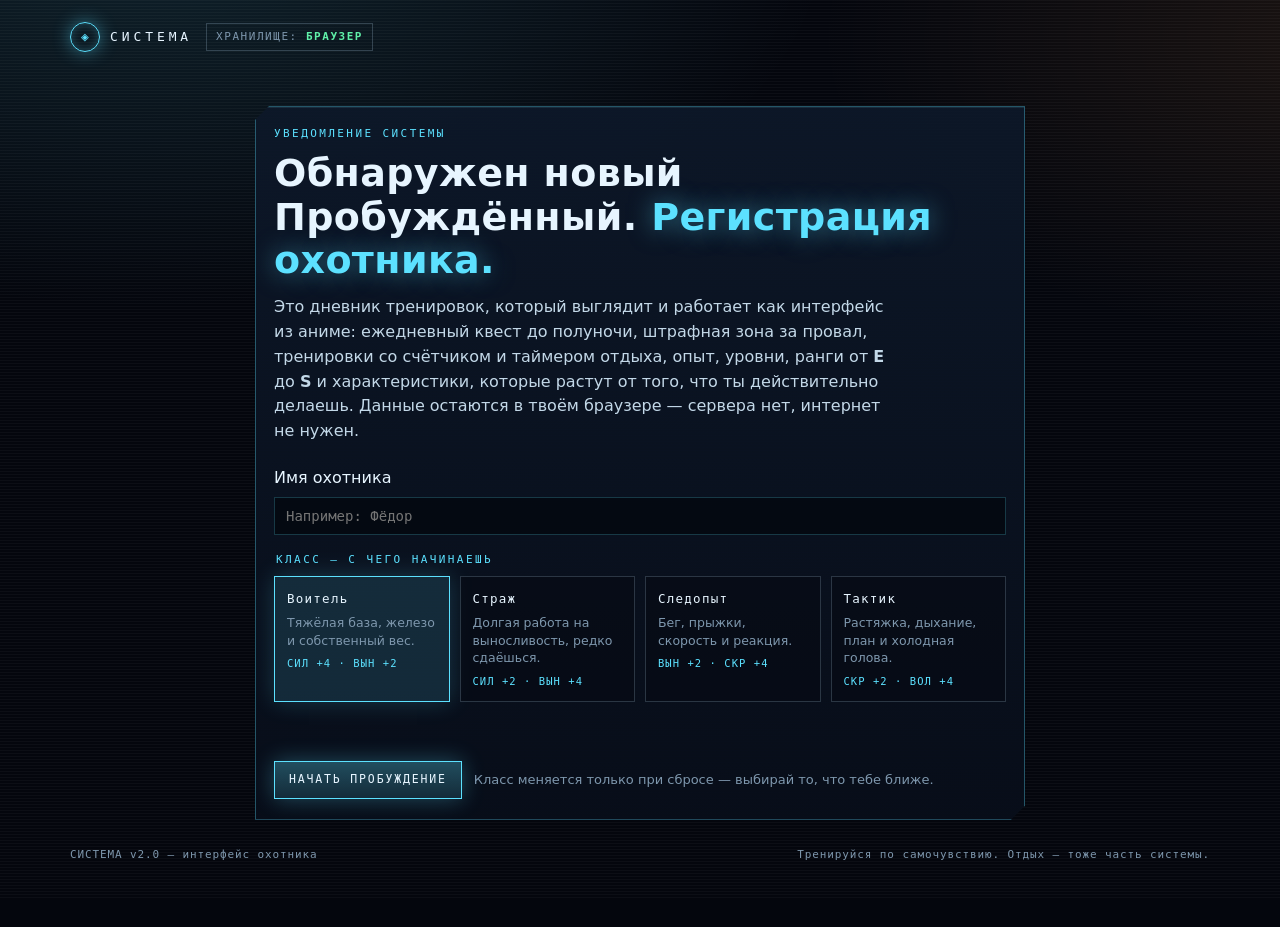
<file: index.html>
<!DOCTYPE html>
<html lang="ru">
<head>
<meta charset="utf-8">
<meta name="viewport" content="width=device-width, initial-scale=1, viewport-fit=cover">
<title>СИСТЕМА — квесты, тренировки и прокачка уровня</title>
<meta name="description" content="Дневник тренировок в стиле интерфейса «Системы»: ежедневный квест с дедлайном, штрафная зона, тренировки с таймерами, опыт, уровни, ранги, друзья и таблица лидеров. Работает офлайн, данные хранятся в браузере.">
<meta name="color-scheme" content="dark">
<style>:root{
  --void:#04060d;
  --system:#5ce1ff;
  --system-dim:rgba(92,225,255,.34);
  --system-soft:rgba(92,225,255,.10);
  --ember:#ff9a3c;
  --ok:#5ff0a8;
  --danger:#ff5f7a;
  --text:#e7f5ff;
  --dim:#7e97ad;
  --mono:"Cascadia Mono","Consolas","SF Mono","DejaVu Sans Mono",monospace;
  --sans:"Segoe UI",system-ui,-apple-system,"Helvetica Neue",Arial,sans-serif;
  --cut:14px;
}
*{box-sizing:border-box}
html,body{margin:0;padding:0}
body{
  background:
    radial-gradient(1100px 620px at 12% -8%, rgba(92,225,255,.13), transparent 62%),
    radial-gradient(900px 520px at 106% 4%, rgba(255,154,60,.09), transparent 60%),
    var(--void);
  color:var(--text);
  font-family:var(--sans);
  font-size:16px;
  line-height:1.55;
  min-height:100vh;
  -webkit-font-smoothing:antialiased;
}
body::before{
  content:"";position:fixed;inset:0;z-index:0;pointer-events:none;
  background:repeating-linear-gradient(180deg, rgba(255,255,255,.035) 0 1px, transparent 1px 3px);
}
.wrap{position:relative;z-index:1;max-width:1180px;margin:0 auto;padding:22px 20px 64px}
[hidden]{display:none !important}

.lbl{
  font-family:var(--mono);font-size:11px;letter-spacing:.22em;text-transform:uppercase;
  color:var(--system);margin:0;
}
.lbl--dim{color:var(--dim)}
h1,h2,h3{font-weight:650;letter-spacing:.01em;margin:0}
p{margin:0}
b{font-weight:620}
.num{font-family:var(--mono);font-variant-numeric:tabular-nums}

.panel{
  background:linear-gradient(180deg, rgba(13,24,41,.94), rgba(8,14,26,.94));
  border:1px solid var(--system-dim);
  clip-path:polygon(var(--cut) 0, 100% 0, 100% calc(100% - var(--cut)), calc(100% - var(--cut)) 100%, 0 100%, 0 var(--cut));
  box-shadow:inset 0 1px 0 rgba(146,235,255,.10), 0 18px 40px -28px rgba(0,0,0,.9);
  padding:18px 18px 20px;
}
.panel__head{display:flex;align-items:baseline;gap:10px;flex-wrap:wrap;margin-bottom:14px}
.panel__head .rule{flex:1;height:1px;background:linear-gradient(90deg,var(--system-dim),transparent)}
.panel h2{font-size:15px;font-family:var(--mono);letter-spacing:.14em;text-transform:uppercase}

.topbar{display:flex;align-items:center;gap:14px;flex-wrap:wrap;margin-bottom:20px}
.brand{display:flex;align-items:center;gap:10px}
.brand__mark{
  width:30px;height:30px;flex:none;border:1px solid var(--system);border-radius:50%;
  display:grid;place-items:center;color:var(--system);font-family:var(--mono);font-size:13px;
  box-shadow:0 0 18px rgba(92,225,255,.45), inset 0 0 10px rgba(92,225,255,.25);
}
.brand__t{font-family:var(--mono);letter-spacing:.3em;font-size:13px}
.spacer{flex:1}
.statuschip{
  font-family:var(--mono);font-size:11px;letter-spacing:.14em;color:var(--dim);
  border:1px solid rgba(126,151,173,.35);padding:4px 9px;text-transform:uppercase;
}
.statuschip b{color:var(--ok)}

button{font:inherit;color:inherit;cursor:pointer}
.btn{
  font-family:var(--mono);font-size:11.5px;letter-spacing:.16em;text-transform:uppercase;
  background:var(--system-soft);border:1px solid var(--system-dim);color:var(--text);
  padding:9px 14px;transition:background .15s, box-shadow .15s, border-color .15s, transform .1s;
}
.btn:hover{background:rgba(92,225,255,.2);border-color:var(--system);box-shadow:0 0 16px rgba(92,225,255,.28)}
.btn:active{transform:translateY(1px)}
.btn--primary{
  background:linear-gradient(180deg, rgba(92,225,255,.3), rgba(92,225,255,.14));
  border-color:var(--system);box-shadow:0 0 22px rgba(92,225,255,.3);
}
.btn--ghost{background:transparent;border-color:rgba(126,151,173,.4);color:var(--dim)}
.btn--ghost:hover{border-color:var(--dim);color:var(--text);box-shadow:none;background:rgba(255,255,255,.04)}
.btn--tiny{padding:4px 9px;font-size:10.5px;letter-spacing:.1em}
.btn--danger{
  background:rgba(255,95,122,.14);border-color:var(--danger);color:#ffd7de;
  box-shadow:0 0 16px rgba(255,95,122,.25);
}
.btn--danger:hover{background:rgba(255,95,122,.24);border-color:var(--danger);box-shadow:0 0 20px rgba(255,95,122,.35)}
.btn[disabled]{opacity:.42;cursor:not-allowed;box-shadow:none}
:focus-visible{outline:2px solid var(--ember);outline-offset:2px}

label{display:block}
.field{display:flex;flex-direction:column;gap:6px}
.field > span{font-family:var(--mono);font-size:10.5px;letter-spacing:.18em;text-transform:uppercase;color:var(--dim)}
input[type=text],input[type=number],input[type=password],select,textarea{
  width:100%;background:rgba(4,8,16,.85);border:1px solid rgba(92,225,255,.22);
  color:var(--text);font-family:var(--mono);font-size:14px;padding:10px 11px;
}
select{
  appearance:none;
  background-image:linear-gradient(45deg,transparent 50%,var(--system) 50%),linear-gradient(135deg,var(--system) 50%,transparent 50%);
  background-position:calc(100% - 16px) 18px, calc(100% - 11px) 18px;
  background-size:5px 5px,5px 5px;background-repeat:no-repeat;
}
input:focus,select:focus,textarea:focus{
  border-color:var(--system);box-shadow:0 0 0 1px rgba(92,225,255,.35), 0 0 18px rgba(92,225,255,.18);outline:none;
}
textarea{resize:vertical;min-height:62px}

.gate{max-width:770px;margin:6vh auto 0}
.gate__title{font-size:clamp(24px,4.4vw,38px);line-height:1.15;margin:10px 0 12px}
.gate__title em{font-style:normal;color:var(--system);text-shadow:0 0 24px rgba(92,225,255,.5)}
.gate__lead{color:#c3d8e8;max-width:62ch}
.gate__form{display:flex;flex-direction:column;gap:16px;margin-top:22px}
.fs{border:0;padding:0;margin:0}
.fs legend{margin-bottom:8px}
.classes{display:grid;grid-template-columns:repeat(auto-fit,minmax(164px,1fr));gap:10px}
.klass{
  position:relative;border:1px solid rgba(126,151,173,.3);background:rgba(6,11,20,.7);
  padding:12px;display:flex;flex-direction:column;gap:6px;cursor:pointer;transition:.15s;
}
.klass:hover{border-color:var(--system-dim);background:rgba(92,225,255,.06)}
.klass input{position:absolute;opacity:0;pointer-events:none}
.klass__n{font-family:var(--mono);font-size:12.5px;letter-spacing:.1em}
.klass__d{font-size:12.5px;color:var(--dim);line-height:1.4}
.klass__s{font-family:var(--mono);font-size:10.5px;color:var(--system);letter-spacing:.1em}
.klass:has(input:checked){border-color:var(--system);background:rgba(92,225,255,.13);box-shadow:0 0 22px rgba(92,225,255,.2)}
.klass:has(input:focus-visible){outline:2px solid var(--ember);outline-offset:2px}
.gate__foot{display:flex;gap:12px;align-items:center;flex-wrap:wrap}
.hint{font-size:13px;color:var(--dim)}
.noscript{
  border:1px solid var(--danger);background:rgba(255,95,122,.1);color:#ffd7de;
  padding:14px 16px;font-size:14px;margin:0;
}

.status{display:grid;grid-template-columns:minmax(0,1.25fr) minmax(0,1fr);gap:18px;align-items:stretch}
.hunter{display:flex;gap:16px;align-items:center;flex-wrap:wrap}
.rank{
  width:96px;height:96px;flex:none;position:relative;display:grid;place-items:center;
  border:1px solid var(--rc,var(--system));
  background:radial-gradient(circle at 50% 50%, rgba(92,225,255,.14), transparent 70%);
  clip-path:polygon(18% 0,82% 0,100% 18%,100% 82%,82% 100%,18% 100%,0 82%,0 18%);
  box-shadow:0 0 28px -4px var(--rc,var(--system));
}
.rank__l{font-family:var(--mono);font-size:38px;font-weight:700;color:var(--rc,var(--system));line-height:1;text-shadow:0 0 20px var(--rc,var(--system))}
.rank__cap{position:absolute;bottom:7px;font-family:var(--mono);font-size:8.5px;letter-spacing:.2em;color:var(--dim)}
.hunter__meta{display:flex;flex-direction:column;gap:4px;min-width:0}
.hunter__name{font-size:22px;font-weight:650;line-height:1.2;word-break:break-word}
.hunter__title{font-family:var(--mono);font-size:11.5px;letter-spacing:.16em;color:var(--ember);text-transform:uppercase}
.hunter__sub{font-size:13px;color:var(--dim)}
.expbar{margin-top:16px}
.expbar__top{
  display:flex;justify-content:space-between;align-items:baseline;gap:10px;
  font-family:var(--mono);font-size:11.5px;letter-spacing:.1em;color:var(--dim);text-transform:uppercase;
}
.expbar__top b{color:var(--text)}
.track{margin-top:7px;height:16px;background:rgba(4,8,16,.9);border:1px solid var(--system-dim);position:relative;overflow:hidden}
.track__fill{
  height:100%;width:0%;transition:width .6s cubic-bezier(.2,.8,.2,1);
  background:linear-gradient(90deg, rgba(92,225,255,.55), var(--system));
  box-shadow:0 0 20px rgba(92,225,255,.6);
  background-size:14px 14px;position:relative;
}
.track__fill::after{content:"";position:absolute;inset:0;background:repeating-linear-gradient(115deg, rgba(255,255,255,.18) 0 7px, transparent 7px 14px)}
.rankscale{display:flex;gap:3px;margin-top:12px}
.rankscale i{flex:1;height:5px;background:rgba(126,151,173,.22);display:block}
.rankscale i.on{background:var(--system);box-shadow:0 0 12px rgba(92,225,255,.6)}
.rankscale__cap{display:flex;justify-content:space-between;font-family:var(--mono);font-size:10px;color:var(--dim);letter-spacing:.16em;margin-top:5px}
.metrics{display:grid;grid-template-columns:repeat(auto-fit,minmax(92px,1fr));gap:10px;margin-top:16px}
.metric{border:1px solid rgba(92,225,255,.16);background:rgba(6,11,20,.6);padding:9px 10px}
.metric b{display:block;font-family:var(--mono);font-size:19px;font-weight:600;line-height:1.3}
.metric span{font-family:var(--mono);font-size:9.5px;letter-spacing:.14em;text-transform:uppercase;color:var(--dim)}

.radarwrap{display:grid;place-items:center;gap:8px;align-content:start}
.radar{width:100%;max-width:230px;height:auto}
.statlist{width:100%;display:flex;flex-direction:column;gap:8px;margin-top:6px}
.statrow{display:grid;grid-template-columns:44px 1fr 34px 26px;gap:8px;align-items:center;font-family:var(--mono);font-size:11.5px}
.statrow span:first-child{color:var(--dim);letter-spacing:.12em}
.statrow b{text-align:right}
.stbar{height:7px;background:rgba(126,151,173,.18);position:relative}
.stbar i{position:absolute;inset:0 auto 0 0;background:linear-gradient(90deg,rgba(92,225,255,.5),var(--system))}

.grid{display:grid;grid-template-columns:minmax(0,1.15fr) minmax(0,1fr);gap:18px;margin-top:18px;align-items:start}
.stack{display:flex;flex-direction:column;gap:18px;min-width:0}

.quests{display:flex;flex-direction:column;gap:10px}
.quest{
  border:1px solid rgba(92,225,255,.18);background:rgba(6,11,20,.66);padding:12px;
  display:flex;flex-direction:column;gap:9px;transition:.2s;
}
.quest.is-done{border-color:rgba(95,240,168,.5);background:rgba(95,240,168,.07)}
.quest__top{display:flex;align-items:baseline;gap:10px;flex-wrap:wrap}
.quest__name{font-weight:600;font-size:15px}
.quest__stat{font-family:var(--mono);font-size:10px;letter-spacing:.14em;color:var(--system);border:1px solid var(--system-dim);padding:2px 6px}
.quest__exp{margin-left:auto;font-family:var(--mono);font-size:11px;color:var(--ember);letter-spacing:.08em}
.quest__row{display:flex;align-items:center;gap:8px;flex-wrap:wrap}
.quest__prog{font-family:var(--mono);font-size:12.5px;color:var(--dim);min-width:84px}
.quest__prog b{color:var(--text)}
.questbar{height:6px;background:rgba(126,151,173,.18);position:relative;flex:1;min-width:70px}
.questbar i{position:absolute;inset:0 auto 0 0;background:var(--system);transition:width .3s}
.quest.is-done .questbar i{background:var(--ok)}
.questdone{font-family:var(--mono);font-size:10.5px;letter-spacing:.14em;color:var(--ok)}
.questfoot{display:flex;justify-content:space-between;align-items:center;gap:10px;flex-wrap:wrap;margin-top:10px}
.questfoot p{font-size:12.5px;color:var(--dim);max-width:48ch}

.formgrid{display:grid;grid-template-columns:repeat(auto-fit,minmax(140px,1fr));gap:12px}
.formgrid .wide{grid-column:1 / -1}
.err{font-family:var(--mono);font-size:12.5px;color:var(--danger);letter-spacing:.04em;min-height:19px;margin-top:8px}
.err:not(:empty){animation:errIn .25s ease both}
.err.ok{color:var(--ok)}
.input--err{border-color:var(--danger) !important;box-shadow:0 0 0 1px rgba(255,95,122,.4), 0 0 18px rgba(255,95,122,.2) !important}
@keyframes errIn{from{opacity:0;transform:translateX(-6px)}to{opacity:1;transform:none}}

.chart{display:flex;align-items:flex-end;gap:8px;height:150px;padding-top:8px;border-bottom:1px solid rgba(92,225,255,.22)}
.bar{flex:1;display:flex;flex-direction:column;justify-content:flex-end;align-items:center;gap:6px;height:100%}
.bar__v{font-family:var(--mono);font-size:10px;color:var(--dim)}
.bar__b{width:100%;background:linear-gradient(180deg,var(--system),rgba(92,225,255,.22));min-height:3px;transition:height .5s}
.bar--today .bar__b{background:linear-gradient(180deg,var(--ember),rgba(255,154,60,.2))}
.bar__l{font-family:var(--mono);font-size:10px;color:var(--dim);letter-spacing:.06em}
.chartcap{display:flex;justify-content:space-between;font-family:var(--mono);font-size:10.5px;color:var(--dim);letter-spacing:.1em;margin-top:10px;text-transform:uppercase}

.loglist{display:flex;flex-direction:column;gap:8px;max-height:420px;overflow:auto;padding-right:4px}
.logitem{border-left:2px solid var(--system);background:rgba(6,11,20,.6);padding:9px 11px;display:flex;gap:10px;align-items:center}
.logitem__main{min-width:0;flex:1}
.logitem__t{font-size:14px;font-weight:600}
.logitem__d{font-family:var(--mono);font-size:10.5px;color:var(--dim);letter-spacing:.06em}
.logitem__e{font-family:var(--mono);font-size:12px;color:var(--ember);white-space:nowrap}
.empty{font-size:13.5px;color:var(--dim);border:1px dashed rgba(126,151,173,.35);padding:14px;text-align:center}

.supweek{display:flex;gap:4px;margin-top:14px}
.supweek i{flex:1;height:6px;background:rgba(126,151,173,.22);display:block}
.supweek i.on{background:var(--ember);box-shadow:0 0 10px rgba(255,154,60,.5)}
#sup-list{margin-top:14px;max-height:280px}
.logitem--sup{border-left-color:var(--ember)}
.logitem--flag{border-left-color:var(--danger)}
.igbadge{font-family:var(--mono);font-size:10.5px;color:#ffc3ce;letter-spacing:.04em;margin-top:4px}
.suphead{font-family:var(--mono);font-size:10.5px;letter-spacing:.14em;text-transform:uppercase;color:var(--dim);margin:12px 0 6px}
.suphead:first-child{margin-top:0}
.supnote{margin-top:12px;max-width:72ch}

.netgrid{display:grid;grid-template-columns:repeat(auto-fit,minmax(230px,1fr));gap:18px;margin-bottom:6px}
.netcol{display:flex;flex-direction:column;gap:10px}
.netcol .tools{margin-top:0;gap:8px}
.netcol input[type=text]{padding:8px 9px;font-size:13px}
.netcol .field{gap:5px}
.logitem--me{border-left-color:var(--ok)}
.leadplace{font-family:var(--mono);font-size:13px;color:var(--dim);min-width:18px;text-align:right}

.remrows{display:flex;flex-direction:column;gap:10px}
.remrow{
  display:flex;align-items:center;gap:12px;flex-wrap:wrap;
  border:1px solid rgba(92,225,255,.16);background:rgba(6,11,20,.6);padding:9px 11px;
}
.remrow__t{flex:1;min-width:130px}
.remrow__n{font-size:14px;font-weight:600}
.remrow__h{font-size:11.5px;color:var(--dim)}
.remrow input[type=time]{width:auto;padding:6px 9px}
.switch{
  display:inline-flex;align-items:center;gap:7px;cursor:pointer;
  font-family:var(--mono);font-size:10.5px;letter-spacing:.14em;color:var(--dim);text-transform:uppercase;
}
.switch input{width:16px;height:16px;accent-color:#5ce1ff;margin:0}

.achs{display:grid;grid-template-columns:repeat(auto-fit,minmax(150px,1fr));gap:8px}
.ach{border:1px solid rgba(126,151,173,.25);background:rgba(6,11,20,.5);padding:9px 10px}
.ach.is-un{border-color:rgba(255,154,60,.55);background:rgba(255,154,60,.08)}
.ach__n{font-size:13px;font-weight:600}
.ach__d{font-size:11.5px;color:var(--dim);line-height:1.35;margin-top:2px}
.ach.is-un .ach__n{color:var(--ember)}

.explain{font-size:14px;color:#c3d8e8}
.explain summary{cursor:pointer;font-family:var(--mono);font-size:11.5px;letter-spacing:.16em;text-transform:uppercase;color:var(--system)}
.explain dl{margin:14px 0 0;display:grid;grid-template-columns:auto 1fr;gap:8px 16px}
.explain dt{font-family:var(--mono);font-size:11.5px;color:var(--ember);letter-spacing:.08em;white-space:nowrap}
.explain dd{margin:0;font-size:13.5px;color:#c3d8e8}
.tools{display:flex;gap:10px;flex-wrap:wrap;align-items:center;margin-top:8px}
footer{
  margin-top:26px;display:flex;justify-content:space-between;gap:14px;flex-wrap:wrap;
  font-family:var(--mono);font-size:11px;color:var(--dim);letter-spacing:.08em;
}

.notify{
  position:fixed;top:18px;left:50%;transform:translateX(-50%);z-index:50;
  width:min(520px,calc(100vw - 28px));display:flex;flex-direction:column;gap:10px;pointer-events:none;
}
.note{
  border:1px solid var(--system);background:linear-gradient(180deg, rgba(9,18,32,.97), rgba(6,12,22,.97));
  box-shadow:0 0 40px -6px rgba(92,225,255,.6), inset 0 0 24px rgba(92,225,255,.09);
  padding:13px 16px;animation:noteIn .32s cubic-bezier(.2,.9,.2,1) both;
  clip-path:polygon(12px 0,100% 0,100% calc(100% - 12px),calc(100% - 12px) 100%,0 100%,0 12px);
}
.note--ember{border-color:var(--ember);box-shadow:0 0 40px -6px rgba(255,154,60,.6), inset 0 0 24px rgba(255,154,60,.1)}
.note--ok{border-color:var(--ok);box-shadow:0 0 40px -6px rgba(95,240,168,.55), inset 0 0 24px rgba(95,240,168,.1)}
.note__h{font-family:var(--mono);font-size:10.5px;letter-spacing:.3em;color:var(--system);text-transform:uppercase}
.note--ember .note__h{color:var(--ember)}
.note--ok .note__h{color:var(--ok)}
.note__b{font-size:15px;font-weight:620;margin-top:5px}
.note__l{font-family:var(--mono);font-size:12px;color:#a9c3d6;margin-top:3px;animation:lineIn .3s ease both}
@keyframes noteIn{from{opacity:0;transform:translateY(-14px) scale(.98)}to{opacity:1;transform:none}}
@keyframes lineIn{from{opacity:0;transform:translateX(-8px)}to{opacity:1;transform:none}}

.tabs{display:flex;gap:6px;margin-bottom:16px;flex-wrap:wrap}
.tab{
  font-family:var(--mono);font-size:11.5px;letter-spacing:.14em;text-transform:uppercase;
  background:rgba(6,11,20,.7);border:1px solid rgba(126,151,173,.3);color:var(--dim);
  padding:9px 14px;transition:.15s;
}
.tab:hover{border-color:var(--system-dim);color:var(--text)}
.tab.is-on{border-color:var(--system);color:var(--text);background:rgba(92,225,255,.14);box-shadow:0 0 18px rgba(92,225,255,.25)}
.tabpage{display:flex;flex-direction:column;gap:18px}

.panel--glow{border-color:var(--system);box-shadow:inset 0 1px 0 rgba(146,235,255,.14), 0 0 46px -18px rgba(92,225,255,.7)}
.panel--danger{border-color:var(--danger);box-shadow:inset 0 1px 0 rgba(255,143,163,.14), 0 0 46px -18px rgba(255,95,122,.7)}
.panel--danger h2,.panel--danger .lbl{color:var(--danger)}

.deadline{
  display:flex;align-items:center;justify-content:space-between;gap:14px;flex-wrap:wrap;
  border:1px solid rgba(92,225,255,.2);background:rgba(6,11,20,.66);padding:12px 14px;margin-bottom:14px;
}
.deadline__num{font-family:var(--mono);font-size:30px;line-height:1.1;letter-spacing:.06em;color:var(--system);text-shadow:0 0 22px rgba(92,225,255,.45)}
.deadline__state{font-family:var(--mono);font-size:11px;letter-spacing:.16em;text-transform:uppercase;color:var(--dim)}
.deadline__ok{color:var(--ok)}
.deadline__bad{color:var(--danger);animation:pulse 1.6s infinite}
@keyframes pulse{0%,100%{opacity:1}50%{opacity:.45}}

.penalty__lead{font-size:14px;color:#ffd7de;max-width:70ch}
.quest.is-penalty{border-color:rgba(255,95,122,.55);background:rgba(255,95,122,.08)}
.quest.is-penalty .quest__stat{color:var(--danger);border-color:rgba(255,95,122,.5)}

.presets{display:grid;grid-template-columns:repeat(auto-fit,minmax(150px,1fr));gap:10px;margin-bottom:16px}
.preset{
  text-align:left;border:1px solid rgba(126,151,173,.3);background:rgba(6,11,20,.7);
  padding:11px 12px;display:flex;flex-direction:column;gap:5px;transition:.15s;
}
.preset:hover{border-color:var(--system-dim);background:rgba(92,225,255,.07)}
.preset.is-on{border-color:var(--system);background:rgba(92,225,255,.14);box-shadow:0 0 20px rgba(92,225,255,.22)}
.preset__n{font-size:14px;font-weight:620}
.preset__d{font-family:var(--mono);font-size:10.5px;color:var(--dim);letter-spacing:.06em}

.session{
  border:1px solid rgba(92,225,255,.2);background:rgba(6,11,20,.66);padding:16px;
  display:flex;flex-direction:column;align-items:center;gap:10px;
}
.session__reps{font-family:var(--mono);font-size:64px;line-height:1;color:var(--system);text-shadow:0 0 30px rgba(92,225,255,.5)}
.session__units{font-family:var(--mono);font-size:11px;letter-spacing:.2em;text-transform:uppercase;color:var(--dim)}
.session__ctrls{display:flex;gap:8px;flex-wrap:wrap;justify-content:center}
.session__plus{min-width:74px;font-size:14px;letter-spacing:.06em}
.rest{display:grid;place-items:center;gap:6px;border:1px dashed rgba(255,154,60,.5);background:rgba(255,154,60,.07);padding:14px;margin-top:14px}
.rest__num{font-family:var(--mono);font-size:44px;line-height:1;color:var(--ember);text-shadow:0 0 26px rgba(255,154,60,.5)}

.alloc{font-family:var(--mono);font-size:11.5px;color:var(--ember);letter-spacing:.06em;margin-top:4px;text-align:center}
.allocbtn{padding:2px 8px;line-height:1.3}

.tab__badge{
  display:inline-block;min-width:17px;padding:0 4px;margin-left:6px;
  font-family:var(--mono);font-size:10px;line-height:16px;text-align:center;
  background:var(--ember);color:#1a0f04;border-radius:9px;vertical-align:middle;
}
.events{display:flex;flex-direction:column;gap:8px;max-height:520px;overflow:auto;padding-right:4px}
.event{
  display:flex;gap:10px;align-items:flex-start;
  border-left:2px solid rgba(126,151,173,.4);background:rgba(6,11,20,.6);padding:10px 12px;
}
.event.is-new{border-left-color:var(--system);background:rgba(92,225,255,.07)}
.event__kind{
  font-family:var(--mono);font-size:9.5px;letter-spacing:.12em;color:var(--dim);
  border:1px solid rgba(126,151,173,.35);padding:2px 5px;white-space:nowrap;
}
.event.is-new .event__kind{color:var(--system);border-color:var(--system-dim)}
.event__main{flex:1;min-width:0}
.event__t{font-size:14px;font-weight:600}
.event__b{font-size:12.5px;color:#c3d8e8;margin-top:2px}
.event__d{font-family:var(--mono);font-size:10.5px;color:var(--dim);margin-top:3px}
.event__dot{width:8px;height:8px;flex:none;border-radius:50%;background:var(--ember);margin-top:5px;box-shadow:0 0 10px rgba(255,154,60,.7)}

.profilegrid{display:grid;grid-template-columns:repeat(auto-fit,minmax(190px,1fr));gap:8px;margin-bottom:12px}
.prow{
  border:1px solid rgba(92,225,255,.16);background:rgba(6,11,20,.6);padding:9px 11px;
  display:flex;justify-content:space-between;align-items:baseline;gap:10px;
}
.prow span{font-family:var(--mono);font-size:10px;letter-spacing:.12em;text-transform:uppercase;color:var(--dim)}
.prow b{font-family:var(--mono);font-size:13.5px;text-align:right}

@media (max-width:900px){
  .status,.grid{grid-template-columns:minmax(0,1fr)}
  .explain dl{grid-template-columns:1fr;gap:2px 0}
  .explain dd{margin-bottom:8px}
}
@media (max-width:520px){
  .session__reps{font-size:46px}
  .deadline__num{font-size:24px}
  .tab{padding:8px 10px;font-size:10.5px;letter-spacing:.1em}
  .rank{width:78px;height:78px}
  .rank__l{font-size:30px}
  .wrap{padding:16px 13px 52px}
}
@media (prefers-reduced-motion:reduce){
  *{animation-duration:.001ms !important;animation-iteration-count:1 !important;transition-duration:.001ms !important}
}
</style>
<link rel="manifest" href="manifest.json">
<meta name="theme-color" content="#04060d">
<meta name="apple-mobile-web-app-capable" content="yes">
</head>
<body>
<div class="notify" id="notify" aria-live="polite"></div>

<div class="wrap">
  <div class="topbar">
    <div class="brand">
      <span class="brand__mark" aria-hidden="true">◈</span>
      <span class="brand__t">СИСТЕМА</span>
    </div>
    <span class="statuschip" id="save-state">Хранилище: проверка…</span>
    <span class="spacer"></span>
    <button class="btn btn--ghost btn--tiny" id="reset-btn" type="button" hidden>Сбросить данные</button>
  </div>

  <section class="panel gate" id="gate" aria-labelledby="gate-title">
    <p class="lbl">Уведомление системы</p>
    <h1 class="gate__title" id="gate-title">Обнаружен новый Пробуждённый. <em>Регистрация охотника.</em></h1>
    <p class="gate__lead">
      Это дневник тренировок, который выглядит и работает как интерфейс из аниме:
      ежедневный квест до полуночи, штрафная зона за провал, тренировки со счётчиком
      и таймером отдыха, опыт, уровни, ранги от <b>E</b> до <b>S</b> и характеристики,
      которые растут от того, что ты действительно делаешь. Данные остаются в твоём
      браузере — сервера нет, интернет не нужен.
    </p>
    <form class="gate__form" id="gate-form" novalidate>
      <div class="field">
        <label for="hunter-name"><span>Имя охотника</span></label>
        <input type="text" id="hunter-name" name="hunter-name" maxlength="24" placeholder="Например: Фёдор" autocomplete="off">
      </div>
      <fieldset class="fs">
        <legend class="lbl">Класс — с чего начинаешь</legend>
        <div class="classes" id="classes"></div>
      </fieldset>
      <p class="err" id="gate-error" role="alert"></p>
      <div class="gate__foot">
        <button class="btn btn--primary" id="start-btn" type="button">Начать пробуждение</button>
        <span class="hint">Класс меняется только при сбросе — выбирай то, что тебе ближе.</span>
      </div>
    </form>
  </section>

  <main id="app" hidden>
    <nav class="tabs" id="tabs" aria-label="Разделы">
      <button class="tab is-on" type="button" data-tab="quest">Квест</button>
      <button class="tab" type="button" data-tab="train">Тренировка</button>
      <button class="tab" type="button" data-tab="status">Статус</button>
      <button class="tab" type="button" data-tab="leaders">Лидеры</button>
      <button class="tab" type="button" data-tab="events">События <span class="tab__badge" id="events-badge" hidden></span></button>
      <button class="tab" type="button" data-tab="net">Сеть</button>
      <button class="tab" type="button" data-tab="more">Ещё</button>
    </nav>

    <div class="tabpage" id="tab-quest">
      <section class="panel panel--glow" aria-labelledby="quests-title">
        <div class="panel__head">
          <h2 id="quests-title">Ежедневный квест</h2>
          <span class="rule"></span>
          <span class="lbl lbl--dim" id="quests-left"></span>
        </div>
        <div class="deadline">
          <div>
            <p class="lbl lbl--dim">До сброса квеста</p>
            <p class="deadline__num" id="quest-timer">--:--:--</p>
          </div>
          <div class="deadline__state" id="quest-state"></div>
        </div>
        <div class="quests" id="quests"></div>
        <div class="questfoot">
          <p>Не выполнишь все три до полуночи — Система засчитает провал, серия прервётся и появится штрафное задание.</p>
          <button class="btn btn--tiny btn--ghost" id="quests-reroll" type="button">Заменить набор</button>
        </div>
      </section>

      <section class="panel panel--danger" id="penalty-panel" aria-labelledby="penalty-title" hidden>
        <div class="panel__head">
          <h2 id="penalty-title">Штрафная зона</h2>
          <span class="rule"></span>
          <span class="lbl" id="penalty-when"></span>
        </div>
        <p class="penalty__lead" id="penalty-text"></p>
        <div class="quests" id="penalty-list"></div>
      </section>
    </div>

    <div class="tabpage" id="tab-train" hidden>
      <section class="panel panel--glow" aria-labelledby="train-title">
        <div class="panel__head">
          <h2 id="train-title">Тренировка</h2>
          <span class="rule"></span>
          <span class="lbl lbl--dim" id="wk-state"></span>
        </div>
        <div class="presets" id="wk-presets"></div>

        <div class="session" id="wk-session">
          <p class="lbl lbl--dim" id="wk-set">Подход —</p>
          <p class="session__reps" id="wk-reps">0</p>
          <p class="session__units" id="wk-units">повторений</p>
          <div class="session__ctrls">
            <button class="btn btn--ghost" type="button" id="wk-minus" data-delta="-1" arialabel="Минус один">−1</button>
            <button class="btn btn--primary session__plus" type="button" id="wk-plus1" data-delta="1">+1</button>
            <button class="btn btn--primary session__plus" type="button" id="wk-plus5" data-delta="5">+5</button>
          </div>
          <div class="session__ctrls">
            <button class="btn" type="button" id="wk-set-done">Подход закрыт</button>
            <button class="btn btn--ghost" type="button" id="wk-finish">Закончить</button>
          </div>
        </div>

        <div class="rest" id="wk-rest" hidden>
          <p class="lbl">Отдых</p>
          <p class="rest__num" id="wk-rest-num">60</p>
          <button class="btn btn--tiny btn--ghost" type="button" id="wk-skip-rest">Пропустить отдых</button>
        </div>

        <p class="err" id="wk-msg" role="status"></p>
        <p class="hint">Счётчик считает вслух только то, что ты нажимаешь сам. Отдых отсчитывается автоматически, звук и вибрация включаются кнопкой в разделе «Ещё».</p>
      </section>

      <section class="panel" aria-labelledby="log-title">
        <div class="panel__head">
          <h2 id="log-title">Записать вручную</h2>
          <span class="rule"></span>
          <span class="lbl lbl--dim">для тренировок без счётчика</span>
        </div>
        <form id="log-form" novalidate>
          <div class="formgrid">
            <div class="field">
              <label for="log-type"><span>Тип</span></label>
              <select id="log-type" name="log-type"></select>
            </div>
            <div class="field">
              <label for="log-minutes"><span>Длительность, мин</span></label>
              <input type="number" id="log-minutes" name="log-minutes" min="1" max="600" step="1" inputmode="numeric" placeholder="45">
            </div>
            <div class="field">
              <label for="log-intensity"><span>Интенсивность</span></label>
              <select id="log-intensity" name="log-intensity"></select>
            </div>
            <div class="field wide">
              <label for="log-note"><span>Заметка (необязательно)</span></label>
              <textarea id="log-note" name="log-note" maxlength="160" placeholder="Например: круговая на 5 станций, самочувствие нормальное"></textarea>
            </div>
          </div>
          <p class="err" id="log-error" role="alert"></p>
          <div class="tools">
            <button class="btn btn--primary" id="log-submit" type="button">Получить опыт</button>
            <span class="hint" id="exp-preview">Ожидаемый опыт: —</span>
          </div>
        </form>
      </section>
    </div>

    <div class="tabpage" id="tab-status" hidden>
      <section class="panel status" aria-labelledby="status-title">
        <div>
          <div class="panel__head">
            <h2 id="status-title">Статус</h2>
            <span class="rule"></span>
            <span class="lbl lbl--dim" id="status-date"></span>
          </div>
          <div class="hunter">
            <div class="rank" id="rank-badge">
              <span class="rank__l" id="rank-letter">E</span>
              <span class="rank__cap">РАНГ</span>
            </div>
            <div class="hunter__meta">
              <span class="hunter__name" id="hunter-name-out">—</span>
              <span class="hunter__title" id="hunter-title-out">Пробуждённый</span>
              <span class="hunter__sub" id="hunter-class-out">—</span>
            </div>
          </div>
          <div class="expbar">
            <div class="expbar__top">
              <span>Уровень <b id="level-out" class="num">1</b></span>
              <span>Опыт <b id="exp-in" class="num">0</b> / <b id="exp-need" class="num">90</b></span>
            </div>
            <div class="track" role="progressbar" aria-label="Опыт до следующего уровня" id="exp-bar" aria-valuemin="0" aria-valuemax="90" aria-valuenow="0">
              <div class="track__fill" id="exp-fill"></div>
            </div>
            <div class="rankscale" id="rankscale" aria-hidden="true"></div>
            <div class="rankscale__cap"><span>E</span><span>D</span><span>C</span><span>B</span><span>A</span><span>S</span><span>EX</span></div>
          </div>
          <div class="metrics">
            <div class="metric"><b id="metric-workouts" class="num">0</b><span>Тренировок</span></div>
            <div class="metric"><b id="metric-minutes" class="num">0</b><span>Минут всего</span></div>
            <div class="metric"><b id="metric-streak" class="num">0</b><span>Серия, дней</span></div>
            <div class="metric"><b id="metric-total-exp" class="num">0</b><span>Опыт всего</span></div>
          </div>
        </div>
        <div class="radarwrap">
          <p class="lbl lbl--dim">Характеристики</p>
          <svg class="radar" id="radar" viewBox="0 0 240 240" role="img" aria-label="Диаграмма характеристик охотника" />
          <p class="alloc" id="alloc-free"></p>
          <div class="statlist" id="statlist"></div>
        </div>
      </section>

      <div class="grid">
        <div class="stack">
          <section class="panel" aria-labelledby="week-title">
            <div class="panel__head">
              <h2 id="week-title">Опыт за 7 дней</h2>
              <span class="rule"></span>
            </div>
            <div class="chart" id="chart" role="img" aria-label="Столбчатая диаграмма опыта за последние 7 дней"></div>
            <div class="chartcap"><span>Максимум: <b id="chart-max" class="num">0</b></span><span id="chart-sum"></span></div>
          </section>
        </div>
        <div class="stack">
          <section class="panel" aria-labelledby="journal-title">
            <div class="panel__head">
              <h2 id="journal-title">Журнал рейдов</h2>
              <span class="rule"></span>
              <span class="lbl lbl--dim" id="journal-count"></span>
            </div>
            <div class="loglist" id="journal"></div>
          </section>
        </div>
      </div>
    </div>

    <div class="tabpage" id="tab-events" hidden>
      <section class="panel" aria-labelledby="events-title">
        <div class="panel__head">
          <h2 id="events-title">События</h2>
          <span class="rule"></span>
          <span class="lbl lbl--dim" id="events-count"></span>
        </div>
        <div class="tools">
          <button class="btn btn--tiny btn--ghost" id="events-clear" type="button">Очистить список</button>
        </div>
        <div class="events" id="events-list"></div>
        <p class="hint supnote">Сюда попадают напоминания о тренировке и спортивном питании, заявки в друзья, смещения в таблице лидеров, повышения уровня, штрафы и решения по спорным записям. Новые отмечены точкой и цифрой на вкладке, при открытии события считаются прочитанными.</p>
      </section>
    </div>

    <div class="tabpage" id="tab-net" hidden>
      <section class="panel" aria-labelledby="net-title">
        <div class="panel__head">
          <h2 id="net-title">Сеть</h2>
          <span class="rule"></span>
          <span class="lbl lbl--dim" id="net-status"></span>
        </div>
        <div class="netgrid">
          <div>
            <p class="lbl lbl--dim">Аккаунт и синхронизация</p>
            <div class="netcol">
              <p class="err" id="net-msg" role="status"></p>
              <div id="net-cred">
                <div class="field">
                  <label for="net-email"><span>Почта</span></label>
                  <input type="text" id="net-email" autocomplete="username" placeholder="you@example.com">
                </div>
                <div class="field">
                  <label for="net-pass"><span>Пароль</span></label>
                  <input type="password" id="net-pass" autocomplete="current-password" placeholder="минимум 6 символов">
                </div>
                <div class="field" id="net-nick-row">
                  <label for="net-nick"><span>Ник охотника</span></label>
                  <input type="text" id="net-nick" maxlength="24" autocomplete="off" placeholder="как тебя увидят в таблице">
                </div>
              </div>
              <div class="tools">
                <button class="btn btn--tiny btn--primary" id="net-signup" type="button">Создать аккаунт</button>
                <button class="btn btn--tiny" id="net-signin" type="button">Войти</button>
                <button class="btn btn--tiny btn--ghost" id="net-signout" type="button" hidden>Выйти</button>
                <button class="btn btn--tiny" id="net-push" type="button" hidden>Выгрузить журнал</button>
                <button class="btn btn--tiny" id="net-pull" type="button" hidden>Подтянуть с сервера</button>
              </div>
              <div class="field" id="net-rename-row">
                <label for="net-new-nick"><span>Сменить ник</span></label>
                <div class="tools" style="margin-top:0">
                  <input type="text" id="net-new-nick" maxlength="24" placeholder="новый ник" autocomplete="off" aria-label="Новый ник охотника">
                  <button class="btn btn--tiny" id="net-rename" type="button">Сохранить ник</button>
                </div>
              </div>
              <div class="tools">
                <button class="btn btn--tiny" id="net-check" type="button">Проверить связь</button>
                <button class="btn btn--tiny btn--primary" id="net-retry" type="button">Повторить</button>
                <span class="hint" id="net-host"></span>
              </div>
              <p class="hint" id="net-who"></p>
            </div>
          </div>
          <div>
            <p class="lbl lbl--dim">Честность и баны</p>
            <div class="netcol">
              <p class="hint" id="net-mod"></p>
              <div class="loglist" id="net-viol-list"></div>
            </div>
          </div>
        </div>
        <p class="hint supnote" id="net-note"></p>
      </section>
    </div>

    <div class="tabpage" id="tab-leaders" hidden>
      <section class="panel panel--glow" aria-labelledby="lead-title">
        <div class="panel__head">
          <h2 id="lead-title">Таблица лидеров</h2>
          <span class="rule"></span>
          <span class="lbl lbl--dim" id="lead-state"></span>
        </div>
        <p class="err" id="lead-msg" role="status"></p>
        <div class="tools">
          <button class="btn btn--tiny" id="lead-retry" type="button">Обновить данные</button>
        </div>
        <div class="grid">
          <div class="stack">
            <p class="lbl lbl--dim">Топ всех охотников</p>
            <div class="loglist" id="net-leaders-list"></div>
          </div>
          <div class="stack">
            <p class="lbl lbl--dim">Друзья</p>
            <div class="tools" id="net-friend-tools">
              <input type="text" id="net-friend-nick" maxlength="24" placeholder="ник охотника" aria-label="Ник охотника для заявки в друзья">
              <button class="btn btn--tiny" id="net-friend-add" type="button">Добавить</button>
            </div>
            <div class="loglist" id="net-friends-list"></div>
          </div>
        </div>
        <section class="panel" id="profile-panel" aria-labelledby="profile-title" hidden>
          <div class="panel__head">
            <h2 id="profile-title">Профиль охотника</h2>
            <span class="rule"></span>
            <span class="lbl lbl--dim" id="profile-sub"></span>
          </div>
          <div class="profilegrid" id="profile-body"></div>
          <div class="tools" id="profile-actions"></div>
          <div class="tools">
            <button class="btn btn--tiny btn--ghost" id="profile-close" type="button">Закрыть</button>
          </div>
          <p class="hint supnote">Карточку видят все зарегистрированные охотники: ник, класс, уровень, ранг, опыт, лучшая серия, стаж и сводка тренировок (сколько записей, минут и когда была последняя). Заметки и упражнения из чужого журнала не показываются никогда — их не отдаёт база. Если не хочешь быть в общем рейтинге, скажи — добавлю галочку «скрыть из таблицы».</p>
        </section>
        <p class="hint supnote" id="lead-note"></p>
      </section>
    </div>

    <div class="tabpage" id="tab-more" hidden>
      <div class="grid">
        <div class="stack">
          <section class="panel" aria-labelledby="rem-title">
            <div class="panel__head">
              <h2 id="rem-title">Напоминания</h2>
              <span class="rule"></span>
              <span class="lbl lbl--dim" id="rem-next"></span>
            </div>
            <div class="remrows" id="rem-rows"></div>
            <p class="err" id="rem-msg" role="status"></p>
            <div class="tools">
              <button class="btn btn--tiny" id="rem-perm" type="button">Разрешить уведомления</button>
              <button class="btn btn--tiny" id="rem-ics" type="button">Напоминания в календарь (.ics)</button>
              <button class="btn btn--tiny btn--ghost" id="sfx-toggle" type="button">Звук: вкл</button>
            </div>
            <p class="hint supnote">Пока страница закрыта, браузер напомнить не может. Чтобы напоминания приходили на телефон, скачай файл календаря — он добавит ежедневные события в календарь Android или iPhone.</p>
          </section>

          <section class="panel" aria-labelledby="sup-title">
            <div class="panel__head">
              <h2 id="sup-title">Поддержка и добавки</h2>
              <span class="rule"></span>
              <span class="lbl lbl--dim" id="sup-count"></span>
            </div>
            <form id="sup-form" novalidate>
              <div class="formgrid">
                <div class="field">
                  <label for="sup-kind"><span>Что принял</span></label>
                  <select id="sup-kind" name="sup-kind"></select>
                </div>
                <div class="field">
                  <label for="sup-dose"><span>Доза</span></label>
                  <input type="text" id="sup-dose" name="sup-dose" maxlength="16" placeholder="30 г, 2 капсулы" autocomplete="off">
                </div>
                <div class="field">
                  <label for="sup-when"><span>Когда</span></label>
                  <select id="sup-when" name="sup-when"></select>
                </div>
                <div class="field wide" id="sup-custom-field" hidden>
                  <label for="sup-custom"><span>Своё название</span></label>
                  <input type="text" id="sup-custom" name="sup-custom" maxlength="32" placeholder="Например: гейнер" autocomplete="off">
                </div>
              </div>
              <p class="err" id="sup-error" role="alert"></p>
              <div class="tools">
                <button class="btn btn--primary" id="sup-add" type="button">Отметить приём</button>
              </div>
            </form>
            <div class="supweek" id="sup-week" aria-hidden="true"></div>
            <div class="loglist" id="sup-list"></div>
            <p class="hint supnote">Здесь только дневник наблюдений. Система не подбирает добавки и не считает дозы: нужны ли они и сколько — решает врач или тренер, а не приложение. Записанное не заменяет их совет, а дозу бери с упаковки, не выше.</p>
          </section>
        </div>

        <div class="stack">
          <section class="panel" aria-labelledby="ig-title">
            <div class="panel__head">
              <h2 id="ig-title">Контроль честности</h2>
              <span class="rule"></span>
              <span class="lbl lbl--dim" id="ig-status"></span>
            </div>
            <p class="hint" id="ig-note"></p>
            <div class="loglist" id="ig-list"></div>
            <p class="hint supnote">Правила: одна запись до 240 минут, до 360 минут и до 6 записей за день. Записи, которые их нарушают, сохраняются в журнале, но опыта и характеристик не дают. Три таких записи замораживают начисление опыта на сутки.</p>
          </section>

          <section class="panel" aria-labelledby="ach-title">
            <div class="panel__head">
              <h2 id="ach-title">Достижения</h2>
              <span class="rule"></span>
              <span class="lbl lbl--dim" id="ach-count"></span>
            </div>
            <div class="achs" id="achievements"></div>
          </section>

          <section class="panel" aria-labelledby="data-title">
            <div class="panel__head">
              <h2 id="data-title">Данные</h2>
              <span class="rule"></span>
            </div>
            <div class="tools">
              <button class="btn btn--tiny" id="export-btn" type="button">Экспорт JSON</button>
              <button class="btn btn--tiny" id="import-btn" type="button">Импорт JSON</button>
              <input type="file" id="import-file" accept="application/json,.json" aria-label="Файл сохранения с тренировками (JSON)" hidden>
            </div>
            <p class="hint" id="io-msg" role="status" style="margin-top:8px"></p>
          </section>

          <section class="panel">
            <details class="explain">
              <summary>Как это работает</summary>
              <dl>
                <dt>Квест</dt>
                <dd>три задания на день с дедлайном до полуночи. Не закрыл все — провал: серия прерывается, появляется штрафное задание, а опыт режется на 30%, пока штраф не закрыт.</dd>
                <dt>Тренировка</dt>
                <dd>счётчик повторов и таймер отдыха: считает только то, что нажато; по завершении подходы и повторы уходят в журнал и превращаются в опыт.</dd>
                <dt>Опыт</dt>
                <dd>минуты x 1,6 x коэффициент интенсивности x коэффициент типа тренировки, плюс 15 опыта за первую тренировку дня и бонус за серию дней.</dd>
                <dt>Уровень</dt>
                <dd>порог уровня: 90 x уровень^1,15 опыта. Уровень не хранится, а вычисляется из суммарного опыта. За каждый уровень дают 2 очка характеристик.</dd>
                <dt>Ранги</dt>
                <dd>E — до 9 уровня, D — 10–19, C — 20–29, B — 30–44, A — 45–59, S — 60–79, EX — 80 и выше.</dd>
                <dt>Характеристики</dt>
                <dd>СИЛ, ВЫН, СКР, ВОЛ: база, бонус класса, вклад тренировок и квестов, плюс очки, которые ты распределяешь сам.</dd>
                <dt>Напоминания</dt>
                <dd>три точки расписания; для напоминаний при закрытой странице есть файл .ics — его добавляют в календарь телефона.</dd>
                <dt>Честность</dt>
                <dd>записи вне правил (длиннее 240 минут, больше 360 минут или 6 записей в день) сохраняются без опыта; после трёх таких записей начисление замораживается на сутки.</dd>
                <dt>Сеть</dt>
                <dd>аккаунты, друзья, таблица лидеров и баны работают через Supabase: опыт считает только база, подделать его из клиента нельзя.</dd>
                <dt>Данные</dt>
                <dd>localStorage браузера и экспорт в JSON. Приложение работает офлайн, синхронизация включается кнопками вручную.</dd>
              </dl>
            </details>
          </section>
        </div>
      </div>
    </div>
  </main>

  <footer>
    <span>СИСТЕМА v2.0 — интерфейс охотника</span>
    <span>Тренируйся по самочувствию. Отдых — тоже часть системы.</span>
  </footer>
</div>

<script>var STORE_KEY = 'hunter-system-v1';
var DAY_BONUS = 120;
var FIRST_OF_DAY = 15;
var MAX_LEVEL = 100;
var STAT_CAP = 99;
var REROLL_LIMIT = 3;

var STATS = [
  { key: 'str', label: 'СИЛ', full: 'Сила' },
  { key: 'vit', label: 'ВЫН', full: 'Выносливость' },
  { key: 'agi', label: 'СКР', full: 'Скорость' },
  { key: 'wil', label: 'ВОЛ', full: 'Воля' }
];

var CLASSES = [
  { id: 'warrior', name: 'Воитель', desc: 'Тяжёлая база, железо и собственный вес.', bonus: { str: 4, vit: 2 } },
  { id: 'guard', name: 'Страж', desc: 'Долгая работа на выносливость, редко сдаёшься.', bonus: { vit: 4, str: 2 } },
  { id: 'scout', name: 'Следопыт', desc: 'Бег, прыжки, скорость и реакция.', bonus: { agi: 4, vit: 2 } },
  { id: 'tactician', name: 'Тактик', desc: 'Растяжка, дыхание, план и холодная голова.', bonus: { wil: 4, agi: 2 } }
];

var TYPES = {
  power: { name: 'Силовая', stat: 'str', mul: 1 },
  cardio: { name: 'Кардио', stat: 'vit', mul: 0.9 },
  run: { name: 'Бег', stat: 'agi', mul: 0.95 },
  fight: { name: 'Единоборства', stat: 'agi', mul: 1.1 },
  mobility: { name: 'Растяжка и мобильность', stat: 'wil', mul: 0.7 }
};

var INTENSITY = {
  low: { name: 'Низкая', mul: 0.8 },
  mid: { name: 'Средняя', mul: 1 },
  high: { name: 'Высокая', mul: 1.3 },
  max: { name: 'Предел', mul: 1.6 }
};

var SUPP_KINDS = [
  { key: 'protein', name: 'Протеин' },
  { key: 'creatine', name: 'Креатин' },
  { key: 'amino', name: 'Аминокислоты (BCAA/EAA)' },
  { key: 'vitamins', name: 'Витамины и минералы' },
  { key: 'electrolytes', name: 'Электролиты / изотоник' },
  { key: 'preworkout', name: 'Предтренировочный комплекс' },
  { key: 'omega', name: 'Омега-3' },
  { key: 'custom', name: 'Свой вариант' }
];

var SUPP_WHEN = [
  { key: 'morning', name: 'Утро' },
  { key: 'before', name: 'До тренировки' },
  { key: 'during', name: 'Во время тренировки' },
  { key: 'after', name: 'После тренировки' },
  { key: 'evening', name: 'Вечер' }
];

var LIMITS = {
  entryMinutes: 240,
  dayMinutes: 360,
  dayEntries: 6,
  flagsForFreeze: 3,
  freezeHours: 24
};

var POINTS_PER_LEVEL = 2;

var PENALTY = {
  mul: 0.7,
  target: 100,
  step: 10,
  stat: 'str',
  exp: 40
};

var PRESETS = [
  { id: 'pushups', name: 'Отжимания', unit: 'повторений', type: 'power', sets: 5, reps: 20, rest: 60, step: 1 },
  { id: 'situps', name: 'Пресс', unit: 'повторений', type: 'power', sets: 5, reps: 30, rest: 60, step: 1 },
  { id: 'squats', name: 'Приседания', unit: 'повторений', type: 'power', sets: 5, reps: 30, rest: 60, step: 1 },
  { id: 'plank', name: 'Планка', unit: 'секунд', type: 'power', sets: 3, reps: 60, rest: 60, step: 5 },
  { id: 'burpees', name: 'Бёрпи', unit: 'повторений', type: 'power', sets: 4, reps: 15, rest: 75, step: 1 },
  { id: 'run', name: 'Бег', unit: 'минут', type: 'run', sets: 1, reps: 20, rest: 0, step: 1 }
];

function presetById(id) {
  var found = null;
  PRESETS.forEach(function (p) { if (p.id === id) found = p; });
  return found;
}

var EVENT_KINDS = {
  remind: 'НАПОМИНАНИЕ',
  friend: 'ДРУЗЬЯ',
  rank: 'РЕЙТИНГ',
  level: 'УРОВЕНЬ',
  penalty: 'ШТРАФ',
  quest: 'КВЕСТ',
  sync: 'СИНХРО',
  ach: 'ДОСТИЖЕНИЕ',
  integrity: 'ПРОВЕРКА'
};

function eventKindName(kind) {
  return EVENT_KINDS[kind] || 'СОБЫТИЕ';
}

var REMIND_KEYS = ['train', 'supp', 'day'];

function remindDefaults() {
  return {
    trainOn: true, trainTime: '18:00',
    suppOn: false, suppTime: '09:00',
    dayOn: true, dayTime: '21:00',
    fired: {}
  };
}

function remindName(key) {
  if (key === 'train') return 'Тренировка';
  if (key === 'supp') return 'Добавки';
  return 'Итог дня';
}

function suppKindName(entry) {
  if (entry.kind === 'custom') return entry.custom || 'Свой вариант';
  var found = null;
  SUPP_KINDS.forEach(function (k) { if (k.key === entry.kind) found = k; });
  return found ? found.name : entry.kind;
}

function suppWhenName(key) {
  var found = null;
  SUPP_WHEN.forEach(function (w) { if (w.key === key) found = w; });
  return found ? found.name : key;
}

var RANKS = [
  { id: 'E', from: 1, title: 'Пробуждённый', color: '#8fb3c9' },
  { id: 'D', from: 10, title: 'Охотник', color: '#5ce1ff' },
  { id: 'C', from: 20, title: 'Ветеран', color: '#5ff0a8' },
  { id: 'B', from: 30, title: 'Элита', color: '#ffd166' },
  { id: 'A', from: 45, title: 'Мастер', color: '#ff9a3c' },
  { id: 'S', from: 60, title: 'Абсолют', color: '#ff5f7a' },
  { id: 'EX', from: 80, title: 'Легенда', color: '#c68cff' }
];

var QUEST_POOL = [
  { id: 'pushups', label: 'Отжимания', unit: 'повт.', step: 5, targets: [20, 30, 40, 50], stat: 'str', exp: 30 },
  { id: 'squats', label: 'Приседания', unit: 'повт.', step: 10, targets: [30, 40, 50, 60], stat: 'vit', exp: 30 },
  { id: 'plank', label: 'Планка', unit: 'сек', step: 15, targets: [60, 90, 120, 150], stat: 'wil', exp: 30 },
  { id: 'cardio', label: 'Кардио', unit: 'мин', step: 5, targets: [15, 20, 25, 30], stat: 'vit', exp: 35 },
  { id: 'stretch', label: 'Растяжка', unit: 'мин', step: 5, targets: [10, 15, 20, 25], stat: 'wil', exp: 25 },
  { id: 'burpees', label: 'Бёрпи', unit: 'повт.', step: 5, targets: [15, 20, 25, 30], stat: 'agi', exp: 40 },
  { id: 'run', label: 'Бег', unit: 'мин', step: 5, targets: [15, 20, 25, 30], stat: 'agi', exp: 35 },
  { id: 'stairs', label: 'Подъём по лестнице', unit: 'мин', step: 5, targets: [10, 15, 20, 25], stat: 'agi', exp: 25 },
  { id: 'pullups', label: 'Подтягивания', unit: 'повт.', step: 1, targets: [5, 8, 10, 12], stat: 'str', exp: 45 },
  { id: 'situps', label: 'Пресс (скручивания)', unit: 'повт.', step: 10, targets: [30, 40, 50, 60], stat: 'str', exp: 30 },
  { id: 'walk', label: 'Быстрая ходьба', unit: 'мин', step: 10, targets: [20, 30, 40, 50], stat: 'vit', exp: 20 },
  { id: 'jumprope', label: 'Скакалка', unit: 'мин', step: 5, targets: [10, 15, 20], stat: 'agi', exp: 30 }
];

var ACH = [
  { id: 'first', n: 'Первая кровь', d: 'Записать первую тренировку', exp: 30, test: function (c) { return c.workouts >= 1; } },
  { id: 'five', n: 'Разогрев', d: 'Пять тренировок в журнале', exp: 60, test: function (c) { return c.workouts >= 5; } },
  { id: 'twentyfive', n: 'Хроникёр', d: 'Двадцать пять тренировок', exp: 150, test: function (c) { return c.workouts >= 25; } },
  { id: 'streak3', n: 'Три дня подряд', d: 'Серия из трёх дней', exp: 70, test: function (c) { return c.best >= 3; } },
  { id: 'streak7', n: 'Неделя без пропусков', d: 'Серия из семи дней', exp: 200, test: function (c) { return c.best >= 7; } },
  { id: 'limit', n: 'За пределом', d: 'Тренировка с интенсивностью «Предел»', exp: 80, test: function (c) { return c.maxIntensity; } },
  { id: 'night', n: 'Ночной охотник', d: 'Тренировка после 22:00', exp: 60, test: function (c) { return c.night; } },
  { id: 'early', n: 'Рассветный рейд', d: 'Тренировка до 7:00', exp: 60, test: function (c) { return c.early; } },
  { id: 'hours5', n: 'Пять часов', d: 'Триста минут в сумме', exp: 120, test: function (c) { return c.minutes >= 300; } },
  { id: 'quests10', n: 'Исполнитель', d: 'Десять выполненных квестов', exp: 140, test: function (c) { return c.questsDone >= 10; } },
  { id: 'rankC', n: 'Ранг C', d: 'Достичь 20 уровня', exp: 120, test: function (c) { return c.level >= 20; } },
  { id: 'rankB', n: 'Ранг B', d: 'Достичь 30 уровня', exp: 180, test: function (c) { return c.level >= 30; } },
  { id: 'rankA', n: 'Ранг A', d: 'Достичь 45 уровня', exp: 260, test: function (c) { return c.level >= 45; } },
  { id: 'rankS', n: 'Ранг S', d: 'Достичь 60 уровня', exp: 400, test: function (c) { return c.level >= 60; } },
  { id: 'str30', n: 'Стальная хватка', d: 'Сила 30 и выше', exp: 90, test: function (c) { return c.stats.str >= 30; } }
];

var state = null;
var storageOk = true;

function $(id) { return document.getElementById(id); }

function esc(s) {
  return String(s).replace(/[&<>"']/g, function (c) {
    return { '&': '&amp;', '<': '&lt;', '>': '&gt;', '"': '&quot;', "'": '&#39;' }[c];
  });
}

function pad2(n) { return n < 10 ? '0' + n : '' + n; }

function dateKey(d) {
  var dt = d || new Date();
  return dt.getFullYear() + '-' + pad2(dt.getMonth() + 1) + '-' + pad2(dt.getDate());
}

function todayKey() { return dateKey(new Date()); }

function shiftDays(key, delta) {
  var p = key.split('-');
  var d = new Date(Number(p[0]), Number(p[1]) - 1, Number(p[2]));
  d.setDate(d.getDate() + delta);
  return dateKey(d);
}

var MONTH_NAMES = ['января', 'февраля', 'марта', 'апреля', 'мая', 'июня', 'июля', 'августа', 'сентября', 'октября', 'ноября', 'декабря'];

function humanDate(key) {
  var p = key.split('-');
  return Number(p[2]) + ' ' + MONTH_NAMES[Number(p[1]) - 1] + ' ' + p[0];
}

function shortDate(key) {
  var p = key.split('-');
  return p[2] + '.' + p[1];
}

function hashStr(s) {
  var h = 2166136261;
  for (var i = 0; i < s.length; i++) { h ^= s.charCodeAt(i); h = Math.imul(h, 16777619); }
  return h >>> 0;
}

function mulberry32(a) {
  return function () {
    a |= 0; a = a + 0x6D2B79F5 | 0;
    var t = Math.imul(a ^ a >>> 15, 1 | a);
    t = t + Math.imul(t ^ t >>> 7, 61 | t) ^ t;
    return ((t ^ t >>> 14) >>> 0) / 4294967296;
  };
}

function needExp(level) { return Math.round(90 * Math.pow(level, 1.15)); }

function levelInfo(total) {
  var level = 1, acc = 0;
  while (level < MAX_LEVEL && total >= acc + needExp(level)) { acc += needExp(level); level++; }
  return { level: level, floor: acc, into: Math.min(total - acc, needExp(level)), toNext: needExp(level) };
}

function rankOf(level) {
  var r = RANKS[0], idx = 0;
  for (var i = 0; i < RANKS.length; i++) {
    if (level >= RANKS[i].from) { r = RANKS[i]; idx = i; }
  }
  return { rank: r, index: idx };
}

function defaultState() {
  return {
    v: 2,
    hunter: null,
    workouts: [],
    supps: [],
    quests: {},
    ach: {},
    remind: remindDefaults(),
    alloc: { str: 0, vit: 0, agi: 0, wil: 0 },
    sound: true,
    session: null,
    events: [],
    seenFriends: {},
    leadSnapshot: {},
    bestStreak: 0
  };
}

function loadState() {
  var raw = null;
  try { raw = window.localStorage.getItem(STORE_KEY); } catch (e) { storageOk = false; }
  if (!raw) return defaultState();
  try {
    var parsed = JSON.parse(raw);
    if (!parsed || typeof parsed !== 'object') return defaultState();
    var s = defaultState();
    s.hunter = parsed.hunter || null;
    s.workouts = Array.isArray(parsed.workouts) ? parsed.workouts : [];
    s.supps = Array.isArray(parsed.supps) ? parsed.supps : [];
    s.quests = parsed.quests && typeof parsed.quests === 'object' ? parsed.quests : {};
    s.ach = parsed.ach && typeof parsed.ach === 'object' ? parsed.ach : {};
    s.remind = Object.assign(remindDefaults(), parsed.remind && typeof parsed.remind === 'object' ? parsed.remind : {});
    s.alloc = Object.assign({ str: 0, vit: 0, agi: 0, wil: 0 }, parsed.alloc && typeof parsed.alloc === 'object' ? parsed.alloc : {});
    s.sound = parsed.sound === undefined ? true : !!parsed.sound;
    s.session = parsed.session && typeof parsed.session === 'object' ? parsed.session : null;
    s.events = Array.isArray(parsed.events) ? parsed.events : [];
    s.seenFriends = parsed.seenFriends && typeof parsed.seenFriends === 'object' ? parsed.seenFriends : {};
    s.leadSnapshot = parsed.leadSnapshot && typeof parsed.leadSnapshot === 'object' ? parsed.leadSnapshot : {};
    s.bestStreak = Number(parsed.bestStreak) || 0;
    return s;
  } catch (e) { return defaultState(); }
}

function saveState() {
  if (!storageOk) return;
  try {
    window.localStorage.setItem(STORE_KEY, JSON.stringify(state));
  } catch (e) {
    storageOk = false;
    renderStorageChip();
  }
}
</script>
<script>var notifyQueue = [];
var notifyBusy = false;

function questsFor(key) {
  if (!state.quests[key]) {
    state.quests[key] = { date: key, items: generateQuests(key), rerolls: 0 };
  }
  return state.quests[key];
}

function makeQuest(tpl, rnd) {
  return {
    tpl: tpl.id, label: tpl.label, unit: tpl.unit, step: tpl.step,
    target: tpl.targets[Math.floor(rnd() * tpl.targets.length)],
    stat: tpl.stat, exp: tpl.exp, progress: 0, done: false
  };
}

function generateQuests(key) {
  var rnd = mulberry32(hashStr('system:' + key));
  var pool = QUEST_POOL.slice();
  for (var i = pool.length - 1; i > 0; i--) {
    var j = Math.floor(rnd() * (i + 1));
    var tmp = pool[i]; pool[i] = pool[j]; pool[j] = tmp;
  }
  var picked = [], used = {};
  for (var k = 0; k < pool.length && picked.length < 3; k++) {
    if (used[pool[k].stat]) continue;
    used[pool[k].stat] = true;
    picked.push(makeQuest(pool[k], rnd));
  }
  return picked;
}

function replaceQuest(day, index) {
  var busy = {};
  day.items.forEach(function (it) { busy[it.tpl] = true; });
  var candidates = QUEST_POOL.filter(function (q) { return !busy[q.id]; });
  if (!candidates.length) return;
  var rnd = mulberry32(hashStr('reroll:' + day.date + ':' + index + ':' + day.rerolls));
  day.items[index] = makeQuest(candidates[Math.floor(rnd() * candidates.length)], rnd);
}

function dayAllDone(day) {
  return day.items.length > 0 && day.items.every(function (it) { return it.done; });
}

function resolveDays() {
  var today = todayKey();
  var failed = [];
  Object.keys(state.quests).forEach(function (k) {
    if (k >= today) return;
    var day = state.quests[k];
    if (!day || !Array.isArray(day.items) || !day.items.length) return;
    if (dayAllDone(day) || day.failed) return;
    day.failed = true;
    day.failedAt = new Date().toISOString();
    failed.push(k);
  });
  return failed;
}

function penaltyState() {
  var today = todayKey();
  var from = null;
  Object.keys(state.quests).sort().forEach(function (k) {
    if (from || k >= today) return;
    var day = state.quests[k];
    if (!day || !day.failed || day.penaltyCleared) return;
    if (k < shiftDays(today, -7)) return;
    from = k;
  });
  return { active: !!from, from: from, day: from ? state.quests[from] : null };
}

function expMultiplier() {
  return penaltyState().active ? PENALTY.mul : 1;
}

function spentPoints() {
  var n = 0;
  Object.keys(state.alloc).forEach(function (k) { n += state.alloc[k] || 0; });
  return n;
}

function freePoints() {
  return Math.max(0, (derive().level - 1) * POINTS_PER_LEVEL - spentPoints());
}

function addPenaltyProgress(points) {
  var st = penaltyState();
  if (!st.active) return { done: false };
  var day = st.day;
  var before = day.penaltyProgress || 0;
  day.penaltyProgress = Math.min(PENALTY.target, before + points);
  if (day.penaltyProgress >= PENALTY.target) {
    day.penaltyCleared = true;
    return { done: true };
  }
  return { done: false };
}

function dayExp(key) {
  var total = 0;
  state.workouts.forEach(function (w) { if (dateKey(new Date(w.at)) === key) total += w.exp || 0; });
  var day = state.quests[key];
  if (day) {
    day.items.forEach(function (it) { if (it.done) total += it.exp; });
    if (dayAllDone(day)) total += DAY_BONUS;
    if (day.penaltyCleared) total += PENALTY.exp;
  }
  return total;
}

function midnightLeft(now) {
  var d = now || new Date();
  var end = new Date(d.getFullYear(), d.getMonth(), d.getDate() + 1, 0, 0, 0, 0);
  return Math.max(0, end.getTime() - d.getTime());
}

function countdownText(ms) {
  var total = Math.floor(ms / 1000);
  var h = Math.floor(total / 3600);
  var m = Math.floor((total % 3600) / 60);
  var s = total % 60;
  return pad2(h) + ':' + pad2(m) + ':' + pad2(s);
}

function derive() {
  var totalExp = 0, minutes = 0, byType = {};
  var maxIntensity = false, night = false, early = false;

  var cleanMinutes = 0, cleanWorkouts = 0;
  state.workouts.forEach(function (w) {
    totalExp += w.exp || 0;
    minutes += w.minutes || 0;
    byType[w.type] = (byType[w.type] || 0) + 1;
    if (w.flag) return;
    cleanMinutes += w.minutes || 0;
    cleanWorkouts++;
    if (w.intensity === 'max') maxIntensity = true;
    var h = new Date(w.at).getHours();
    if (h >= 22) night = true;
    if (h < 7) early = true;
  });

  var questsDone = 0, questDates = {};
  Object.keys(state.quests).forEach(function (key) {
    var day = state.quests[key];
    if (!day || !Array.isArray(day.items)) return;
    day.items.forEach(function (it) {
      if (it.done) { questsDone++; totalExp += it.exp; }
    });
    if (dayAllDone(day)) { totalExp += DAY_BONUS; questDates[key] = true; }
    if (day.penaltyCleared) { totalExp += PENALTY.exp; questDates[key] = true; }
  });

  Object.keys(state.ach).forEach(function (id) { totalExp += (state.ach[id] && state.ach[id].exp) || 0; });

  var li = levelInfo(totalExp);
  var ri = rankOf(li.level);

  var cls = null;
  CLASSES.forEach(function (c) { if (state.hunter && state.hunter.cls === c.id) cls = c; });

  var stats = {};
  STATS.forEach(function (s) { stats[s.key] = 10 + (cls && cls.bonus[s.key] ? cls.bonus[s.key] : 0); });
  state.workouts.forEach(function (w) {
    if (w.flag) return;
    var t = TYPES[w.type];
    if (!t) return;
    stats[t.stat] += Math.max(1, Math.round((w.minutes || 0) / 25));
  });
  Object.keys(state.quests).forEach(function (key) {
    var day = state.quests[key];
    if (!day || !Array.isArray(day.items)) return;
    day.items.forEach(function (it) { if (it.done) stats[it.stat] += 1; });
  });
  STATS.forEach(function (s) {
    stats[s.key] = Math.min(STAT_CAP, stats[s.key] + (state.alloc[s.key] || 0));
  });

  var active = {};
  state.workouts.forEach(function (w) { active[dateKey(new Date(w.at))] = true; });
  Object.keys(questDates).forEach(function (k) { active[k] = true; });

  var today = todayKey();
  var cursor = active[today] ? today : shiftDays(today, -1);
  var streak = 0;
  while (active[cursor] && streak < 3650) { streak++; cursor = shiftDays(cursor, -1); }

  var bestDay = 0, run = 0, prev = null;
  Object.keys(active).sort().forEach(function (k) {
    run = (prev && shiftDays(prev, 1) === k) ? run + 1 : 1;
    if (run > bestDay) bestDay = run;
    prev = k;
  });

  return {
    totalExp: totalExp,
    minutes: minutes,
    workouts: state.workouts.length,
    cleanMinutes: cleanMinutes,
    cleanWorkouts: cleanWorkouts,
    questsDone: questsDone,
    maxIntensity: maxIntensity,
    night: night,
    early: early,
    byType: byType,
    level: li.level,
    into: li.into,
    toNext: li.toNext,
    rank: ri.rank,
    rankIndex: ri.index,
    stats: stats,
    streak: streak,
    best: Math.max(bestDay, state.bestStreak || 0)
  };
}

function note(title, body, lines, tone) {
  notifyQueue.push({ title: title, body: body, lines: lines || [], tone: tone || '' });
  if (!notifyBusy) pumpNotes();
}

function pumpNotes() {
  if (!notifyQueue.length) { notifyBusy = false; return; }
  notifyBusy = true;
  var item = notifyQueue.shift();
  var host = $('notify');
  var el = document.createElement('div');
  el.className = 'note' + (item.tone ? ' note--' + item.tone : '');
  var html = '<div class="note__h">' + esc(item.title) + '</div>';
  if (item.body) html += '<div class="note__b">' + esc(item.body) + '</div>';
  item.lines.forEach(function (l, i) {
    html += '<div class="note__l" style="animation-delay:' + (i * 110) + 'ms">' + esc(l) + '</div>';
  });
  el.innerHTML = html;
  host.appendChild(el);
  window.setTimeout(function () {
    if (el.parentNode) el.parentNode.removeChild(el);
    window.setTimeout(pumpNotes, 200);
  }, 3400);
}

function achievementContext(d) {
  return {
    workouts: d.cleanWorkouts, minutes: d.cleanMinutes, level: d.level, stats: d.stats,
    streak: d.streak, best: d.best, questsDone: d.questsDone,
    maxIntensity: d.maxIntensity, night: d.night, early: d.early
  };
}

function checkAchievements(d) {
  var ctx = achievementContext(d);
  var unlocked = [];
  ACH.forEach(function (a) {
    if (state.ach[a.id]) return;
    var ok = false;
    try { ok = !!a.test(ctx); } catch (e) { ok = false; }
    if (ok) {
      state.ach[a.id] = { date: new Date().toISOString(), exp: a.exp };
      unlocked.push(a);
    }
  });
  unlocked.forEach(function (a) {
    note('Достижение разблокировано', a.n, [a.d, '+' + a.exp + ' опыта'], 'ember');
    pushEvent('ach', 'Достижение: ' + a.n, a.d + ' · +' + a.exp + ' опыта');
  });
  return unlocked.length > 0;
}

function expFor(minutes, type, intensity, firstToday) {
  var t = TYPES[type], i = INTENSITY[intensity];
  if (!t || !i) return 0;
  return Math.round(minutes * 1.6 * i.mul * t.mul) + (firstToday ? FIRST_OF_DAY : 0);
}

function hasWorkoutToday() {
  var k = todayKey();
  return state.workouts.some(function (w) { return dateKey(new Date(w.at)) === k; });
}

function hasSuppToday() {
  var k = todayKey();
  return state.supps.some(function (s) { return dateKey(new Date(s.at)) === k; });
}

function entriesOfDay(key) {
  return state.workouts.filter(function (w) { return dateKey(new Date(w.at)) === key; });
}

function checkPlausibility(minutes) {
  var today = todayKey();
  var todayList = entriesOfDay(today);
  var todayMinutes = todayList.reduce(function (a, w) { return a + (w.minutes || 0); }, 0);
  var reasons = [];
  if (minutes > LIMITS.entryMinutes) reasons.push('запись длиннее ' + LIMITS.entryMinutes + ' минут');
  if (todayMinutes + minutes > LIMITS.dayMinutes) reasons.push('больше ' + LIMITS.dayMinutes + ' минут за день');
  if (todayList.length + 1 > LIMITS.dayEntries) reasons.push('больше ' + LIMITS.dayEntries + ' записей за день');
  return reasons;
}

function flaggedEntries() {
  var out = [];
  state.workouts.forEach(function (w) { if (w.flag) out.push(w); });
  out.sort(function (a, b) { return new Date(b.at) - new Date(a.at); });
  return out;
}

function freezeUntil() {
  var flags = flaggedEntries();
  if (flags.length < LIMITS.flagsForFreeze) return null;
  var third = flags[LIMITS.flagsForFreeze - 1];
  var until = new Date(new Date(third.at).getTime() + LIMITS.freezeHours * 3600000);
  return until.getTime() > Date.now() ? until : null;
}

function integrityState() {
  var flags = flaggedEntries();
  var frozen = freezeUntil();
  return {
    flags: flags,
    count: flags.length,
    frozenUntil: frozen,
    status: 'на проверке: ' + flags.length + ' · ' + (frozen ? 'заморозка до ' + pad2(frozen.getHours()) + ':' + pad2(frozen.getMinutes()) : 'заморозки нет')
  };
}

function remindDue(now) {
  var d = now || new Date();
  var key = todayKey();
  var hm = pad2(d.getHours()) + ':' + pad2(d.getMinutes());
  var out = [];
  function fired(k) { return !!state.remind.fired[key + ':' + k]; }
  if (state.remind.trainOn && hm >= state.remind.trainTime && !fired('train') && !hasWorkoutToday()) {
    out.push({ key: 'train', title: 'Пора на тренировку', body: 'Сегодня записи ещё нет — Система ждёт.' });
  }
  if (state.remind.suppOn && hm >= state.remind.suppTime && !fired('supp') && !hasSuppToday()) {
    out.push({ key: 'supp', title: 'Приём добавок', body: 'Сегодня приёмы не отмечены.' });
  }
  if (state.remind.dayOn && hm >= state.remind.dayTime && !fired('day')) {
    out.push({
      key: 'day',
      title: 'День закрывается',
      body: hasWorkoutToday() ? 'Записи есть — серия цела.' : 'Без записи серия сегодня прервётся.'
    });
  }
  return out;
}

function remindNextText() {
  var list = [];
  if (state.remind.trainOn) list.push({ name: 'Тренировка', time: state.remind.trainTime });
  if (state.remind.suppOn) list.push({ name: 'Добавки', time: state.remind.suppTime });
  if (state.remind.dayOn) list.push({ name: 'Итог дня', time: state.remind.dayTime });
  if (!list.length) return 'выключены';
  list.sort(function (a, b) { return a.time < b.time ? -1 : 1; });
  return 'Ближайшее: ' + list[0].name + ' в ' + list[0].time;
}

function pushEvent(kind, title, body) {
  state.events.unshift({
    id: 'e' + Date.now() + '-' + Math.floor(Math.random() * 900 + 100),
    at: new Date().toISOString(),
    kind: kind,
    title: title,
    body: body || '',
    read: false
  });
  if (state.events.length > 60) state.events = state.events.slice(0, 60);
}

function unreadEvents() {
  var n = 0;
  state.events.forEach(function (e) { if (!e.read) n++; });
  return n;
}

function markEventsRead() {
  var changed = false;
  state.events.forEach(function (e) { if (!e.read) { e.read = true; changed = true; } });
  if (changed) saveState();
  return changed;
}

function pruneHistory() {
  var keys = Object.keys(state.quests).sort();
  while (keys.length > 60) {
    delete state.quests[keys.shift()];
  }
  if (state.workouts.length > 400) {
    state.workouts = state.workouts.slice(-400);
  }
  if (state.supps.length > 500) {
    state.supps = state.supps.slice(-500);
  }
  var today = todayKey();
  Object.keys(state.remind.fired).forEach(function (k) {
    if (k.indexOf(today) !== 0) delete state.remind.fired[k];
  });
}
</script>
<script>var CONFIG = {
  supabaseUrl: 'https://dhllkljjdantrovchuym.supabase.co',
  supabaseAnonKey: 'sb_publishable_68JOcJ5CxsoD0UHY1LJuSw_spsc9KGo'
};

function sbConfigured() {
  return !!(CONFIG.supabaseUrl && CONFIG.supabaseAnonKey);
}
</script>
<script>var SB_ERRORS = {
  weak_password: 'Пароль слишком простой: нужно минимум 6 символов и лучше с буквами и цифрами.',
  user_already_exists: 'Такая почта уже зарегистрирована. Нажми «Войти».',
  email_exists: 'Такая почта уже зарегистрирована. Нажми «Войти».',
  validation_failed: 'Проверь данные: почта вида name@mail.ru, пароль от 6 символов, ник от 2 символов.',
  invalid_credentials: 'Неверная почта или пароль. Если аккаунт создавался раньше — проверь пароль.',
  over_email_send_rate_limit: 'Слишком много писем за короткое время. Подожди пару минут.',
  over_request_rate_limit: 'Слишком много запросов. Подожди минуту и попробуй снова.',
  signup_disabled: 'Регистрация в проекте отключена — напиши владельцу базы.',
  email_address_invalid: 'Почта выглядит некорректно: нужен адрес вида name@mail.ru.'
};

function sbHost() {
  return sbConfigured() ? CONFIG.supabaseUrl.replace(/^https?:\/\//, '').replace(/\/.*$/, '') : 'сервер не настроен';
}

var SB_NET_HINT = 'Браузер не смог связаться с сервером за отведённое время. ' +
  'Чаще всего причина — очень медленное или нестабильное соединение: запрос уходит, но ответ не успевает вернуться. ' +
  'Что можно сделать: нажать «Повторить», подождать и попробовать снова, переключиться на Wi-Fi или мобильный интернет. ' +
  'Проверить самому: открой в новой вкладке https://{HOST}/auth/v1/health — если страница открывается не сразу, дело в скорости. ' +
  'Важно: тренировки, квесты, штрафная зона, добавки и статистика работают и без сервера. Сеть нужна только для входа в аккаунт, друзей, рейтинга и синхронизации.';

function sbReachHint() {
  return SB_NET_HINT.replace('{HOST}', sbHost());
}

function sbOnce(path, options, limit) {
  var opts = {};
  Object.keys(options || {}).forEach(function (k) { opts[k] = options[k]; });
  var ctrl = null;
  try { ctrl = new AbortController(); } catch (e) { ctrl = null; }
  if (ctrl) opts.signal = ctrl.signal;
  var timer = window.setTimeout(function () {
    if (ctrl) { try { ctrl.abort(); } catch (e) { /* уже прерван */ } }
  }, limit);
  return fetch(SB.url(path), opts).then(function (res) {
    window.clearTimeout(timer);
    return res;
  }, function (err) {
    window.clearTimeout(timer);
    var e = new Error('network');
    e.network = true;
    e.timeout = !!(err && err.name === 'AbortError');
    e.message = e.timeout
      ? 'Сервер не ответил за ' + Math.round(limit / 1000) + ' секунд.'
      : 'Нет связи с сервером.';
    e.original = err;
    throw e;
  });
}

// Медленный интернет: одна повторная попытка с увеличенным ожиданием —
// на тонком канале первый запрос часто не успевает.
function sbFetch(path, options, timeoutMs, tries) {
  var limit = timeoutMs || 30000;
  var left = tries === undefined ? 2 : tries;
  return sbOnce(path, options, limit).catch(function (err) {
    if (!err.network || left <= 1) throw err;
    return new Promise(function (resolve) { window.setTimeout(resolve, 900); })
      .then(function () { return sbFetch(path, options, Math.round(limit * 1.5), left - 1); });
  });
}

function sbErrorText(err) {
  if (!err) return 'Неизвестная ошибка.';
  if (err.network) return sbReachHint();
  if (err.errorCode && SB_ERRORS[err.errorCode]) return SB_ERRORS[err.errorCode];
  var m = String(err.message || '');
  if (m === 'Failed to fetch' || m === 'Load failed' || m === 'NetworkError when attempting to fetch resource.') return sbReachHint();
  return m || 'Неизвестная ошибка.';
}

function sbSelfCheck() {
  var started = Date.now();
  return sbFetch('/auth/v1/health', { method: 'GET', headers: SB.headers(false) }, 12000, 1)
    .then(function (res) {
      return { reachable: true, status: res.status, ms: Date.now() - started };
    })
    .catch(function (e) {
      return { reachable: false, ms: Date.now() - started, error: sbErrorText(e) };
    });
}

function sbLooksLikeDuplicate(err) {
  if (!err) return false;
  if (err.errorCode === 'user_already_exists' || err.errorCode === 'email_exists') return true;
  if (err.status !== 422 && err.status !== 400) return false;
  var m = String(err.message || '');
  return m.indexOf('already') >= 0 || m.indexOf('422') >= 0 || m.indexOf('отклонил') >= 0 || m.indexOf('registered') >= 0;
}

var SB = {
  session: null,

  load: function () {
    try { SB.session = JSON.parse(window.localStorage.getItem('system-sb-session') || 'null'); }
    catch (e) { SB.session = null; }
  },

  save: function () {
    try {
      if (SB.session) window.localStorage.setItem('system-sb-session', JSON.stringify(SB.session));
      else window.localStorage.removeItem('system-sb-session');
    } catch (e) { /* хранилище недоступно */ }
  },

  url: function (path) { return CONFIG.supabaseUrl.replace(/\/+$/, '') + path; },

  headers: function (withAuth) {
    var h = { 'apikey': CONFIG.supabaseAnonKey, 'Content-Type': 'application/json' };
    if (withAuth && SB.session && SB.session.access_token) h.Authorization = 'Bearer ' + SB.session.access_token;
    return h;
  },

  parse: function (res) {
    return res.text().then(function (text) {
      var data = null;
      if (text) { try { data = JSON.parse(text); } catch (e) { data = { msg: text }; } }
      if (!res.ok) {
        var msg = (data && (data.msg || data.message || data.error_description || data.error || data.hint)) || null;
        if (!msg) {
          msg = res.status === 422
            ? 'Сервер отклонил запрос (422). Чаще всего так бывает, если почта уже зарегистрирована или пароль слишком простой.'
            : 'Ошибка сервера: ' + res.status;
        }
        var err = new Error(msg);
        err.status = res.status;
        err.errorCode = data && (data.error_code || data.code) ? (data.error_code || data.code) : '';
        throw err;
      }
      return data;
    });
  },

  post: function (path, body, withAuth) {
    return sbFetch(path, {
      method: 'POST',
      headers: SB.headers(withAuth),
      body: JSON.stringify(body || {})
    }, 30000).then(SB.parse);
  },

  get: function (path) {
    return sbFetch(path, { headers: SB.headers(true) }, 30000).then(SB.parse);
  },

  rpc: function (name, params) {
    return SB.post('/rest/v1/rpc/' + name, params || {}, true);
  },

  signUp: function (email, password, nickname) {
    return SB.post('/auth/v1/signup', { email: email, password: password, data: { nickname: nickname } }, false);
  },

  signIn: function (email, password) {
    return SB.post('/auth/v1/token?grant_type=password', { email: email, password: password }, false)
      .then(function (data) {
        if (data && data.access_token) { SB.session = data; SB.save(); }
        return data;
      });
  },

  refresh: function () {
    if (!SB.session || !SB.session.refresh_token) return Promise.reject(new Error('нет сессии'));
    return SB.post('/auth/v1/token?grant_type=refresh_token', { refresh_token: SB.session.refresh_token }, false)
      .then(function (data) { SB.session = data; SB.save(); return data; });
  },

  signOut: function () { SB.session = null; SB.save(); },

  email: function () {
    return (SB.session && SB.session.user && SB.session.user.email) || '';
  }
};

function sbEnsureProfile() {
  if (!sbConfigured() || !SB.session || !state.hunter) return Promise.resolve(null);
  return SB.rpc('set_profile', { p_nickname: state.hunter.name, p_cls: state.hunter.cls });
}

function sbPushWorkouts() {
  var pending = state.workouts.filter(function (w) { return !w.synced; });
  var result = { sent: 0, flagged: 0, banned: false, frozen: null, last: null };

  function step(i) {
    if (i >= pending.length) return Promise.resolve(result);
    var w = pending[i];
    return SB.rpc('log_workout', {
      p_id: w.id,
      p_at: w.at,
      p_type: w.type,
      p_minutes: w.minutes,
      p_intensity: w.intensity,
      p_note: w.note || '',
      p_exp: w.exp || 0
    }).then(function (res) {
      result.sent++;
      result.last = res;
      if (res && res.flag) result.flagged++;
      if (res && res.frozen_until) result.frozen = res.frozen_until;
      w.synced = true;
      return step(i + 1);
    });
  }

  return step(0).then(function () { return result; });
}

function sbPullWorkouts() {
  return SB.get('/rest/v1/workouts?select=id,at,type,minutes,intensity,note,exp,flag&order=at.desc&limit=500')
    .then(function (rows) {
      var known = {};
      state.workouts.forEach(function (w) { known[w.id] = true; });
      var added = 0;
      (rows || []).forEach(function (r) {
        if (known[r.id]) return;
        state.workouts.push({
          id: r.id,
          at: r.at,
          type: r.type,
          minutes: r.minutes,
          intensity: r.intensity,
          note: r.note || '',
          exp: r.exp || 0,
          flag: r.flag || null,
          synced: true
        });
        added++;
      });
      return added;
    });
}

function sbState() { return SB.rpc('my_state'); }
function sbLeaderboard() { return SB.rpc('leaderboard', { p_limit: 100 }); }
function sbFriends() { return SB.rpc('list_friends'); }
function sbAddFriend(nickname) { return SB.rpc('send_friend_request', { p_nickname: nickname }); }
function sbAnswerFriend(id, accept) { return SB.rpc('answer_friend_request', { p_friend: id, p_accept: accept }); }
function sbRemoveFriend(id) { return SB.rpc('remove_friend', { p_friend: id }); }
function sbProfileCard(id) { return SB.rpc('profile_card', { p_id: id }); }
</script>
<script>function renderStorageChip() {
  $('save-state').innerHTML = storageOk
    ? 'Хранилище: <b>браузер</b>'
    : 'Хранилище: <b>только эта сессия</b>';
}

function renderGateClasses() {
  $('classes').innerHTML = CLASSES.map(function (c, i) {
    return '<label class="klass">' +
      '<input type="radio" name="hunter-class" value="' + c.id + '"' + (i === 0 ? ' checked' : '') + '>' +
      '<span class="klass__n">' + esc(c.name) + '</span>' +
      '<span class="klass__d">' + esc(c.desc) + '</span>' +
      '<span class="klass__s">' + esc(classBonusText(c)) + '</span>' +
      '</label>';
  }).join('');
}

function classBonusText(c) {
  var parts = [];
  STATS.forEach(function (s) {
    if (c.bonus[s.key]) parts.push(s.label + ' +' + c.bonus[s.key]);
  });
  return parts.join(' · ');
}

function renderStatus(d) {
  var h = state.hunter || {};
  $('hunter-name-out').textContent = h.name || 'Охотник';
  var cls = null;
  CLASSES.forEach(function (c) { if (h.cls === c.id) cls = c; });
  $('hunter-class-out').textContent = cls
    ? ('Класс: ' + cls.name + (h.since ? ' · в системе с ' + humanDate(h.since) : ''))
    : 'Класс не выбран';
  $('hunter-title-out').textContent = d.rank.title;
  $('status-date').textContent = humanDate(todayKey());

  $('rank-letter').textContent = d.rank.id;
  $('rank-badge').style.setProperty('--rc', d.rank.color);

  $('level-out').textContent = d.level;
  $('exp-in').textContent = d.into;
  $('exp-need').textContent = d.toNext;
  var pct = d.toNext > 0 ? Math.round(d.into / d.toNext * 100) : 100;
  $('exp-fill').style.width = pct + '%';
  $('exp-bar').setAttribute('aria-valuemax', d.toNext);
  $('exp-bar').setAttribute('aria-valuenow', d.into);

  $('rankscale').innerHTML = RANKS.map(function (r, i) {
    return '<i class="' + (i <= d.rankIndex ? 'on' : '') + '"></i>';
  }).join('');

  $('metric-workouts').textContent = d.workouts;
  $('metric-minutes').textContent = d.minutes;
  $('metric-streak').textContent = d.streak;
  $('metric-total-exp').textContent = d.totalExp;
}

function renderRadar(stats) {
  var cx = 120, cy = 122, R = 82, max = 60;
  var axes = [
    { key: 'str', label: 'СИЛ', a: -Math.PI / 2 },
    { key: 'agi', label: 'СКР', a: 0 },
    { key: 'vit', label: 'ВЫН', a: Math.PI / 2 },
    { key: 'wil', label: 'ВОЛ', a: Math.PI }
  ];
  var svg = '';
  [0.25, 0.5, 0.75, 1].forEach(function (f) {
    var pts = axes.map(function (ax) {
      return (cx + Math.cos(ax.a) * R * f).toFixed(1) + ',' + (cy + Math.sin(ax.a) * R * f).toFixed(1);
    }).join(' ');
    svg += '<polygon points="' + pts + '" fill="none" stroke="rgba(92,225,255,.18)" stroke-width="1"/>';
  });
  axes.forEach(function (ax) {
    svg += '<line x1="' + cx + '" y1="' + cy + '" x2="' + (cx + Math.cos(ax.a) * R).toFixed(1) + '" y2="' + (cy + Math.sin(ax.a) * R).toFixed(1) + '" stroke="rgba(92,225,255,.22)" stroke-width="1"/>';
    var lx = cx + Math.cos(ax.a) * (R + 20), ly = cy + Math.sin(ax.a) * (R + 16) + 4;
    svg += '<text x="' + lx.toFixed(1) + '" y="' + ly.toFixed(1) + '" fill="#7e97ad" font-size="11" font-family="monospace" text-anchor="middle">' + ax.label + '</text>';
  });
  var poly = axes.map(function (ax) {
    var v = Math.min(stats[ax.key], max) / max;
    return (cx + Math.cos(ax.a) * R * v).toFixed(1) + ',' + (cy + Math.sin(ax.a) * R * v).toFixed(1);
  }).join(' ');
  svg += '<polygon points="' + poly + '" fill="rgba(92,225,255,.22)" stroke="#5ce1ff" stroke-width="2"/>';
  axes.forEach(function (ax) {
    var v = Math.min(stats[ax.key], max) / max;
    svg += '<circle cx="' + (cx + Math.cos(ax.a) * R * v).toFixed(1) + '" cy="' + (cy + Math.sin(ax.a) * R * v).toFixed(1) + '" r="3" fill="#5ce1ff"/>';
  });
  $('radar').innerHTML = svg;
}

function renderStatList(stats) {
  var free = freePoints();
  $('alloc-free').textContent = free > 0
    ? 'Свободных очков: ' + free + ' — распредели по характеристикам'
    : 'Свободные очки дают за каждый уровень';
  $('statlist').innerHTML = STATS.map(function (s) {
    var v = stats[s.key], pct = Math.min(100, Math.round(v / 60 * 100));
    return '<div class="statrow"><span>' + s.label + '</span>' +
      '<span class="stbar"><i style="width:' + pct + '%"></i></span>' +
      '<b class="num">' + v + '</b>' +
      '<button class="btn btn--tiny allocbtn" type="button" data-act="alloc" data-stat="' + s.key + '"' +
      (free > 0 ? '' : ' disabled') + ' aria-label="Добавить очко в характеристику ' + s.full + '">+</button>' +
      '</div>';
  }).join('');
}

function renderEvents() {
  var list = state.events || [];
  var unread = unreadEvents();
  $('events-count').textContent = list.length ? ('всего ' + list.length + ' · новых ' + unread) : '';
  var badge = $('events-badge');
  badge.textContent = unread > 9 ? '9+' : String(unread);
  badge.hidden = unread === 0;

  if (!list.length) {
    $('events-list').innerHTML = '<p class="empty">Пока событий нет. Здесь появятся напоминания о тренировке и спортпите, заявки в друзья, смещения в таблице лидеров, уровни и решения по спорным записям.</p>';
    return;
  }
  $('events-list').innerHTML = list.map(function (e) {
    var d = new Date(e.at);
    return '<div class="event' + (e.read ? '' : ' is-new') + '">' +
      '<span class="event__kind">' + esc(eventKindName(e.kind)) + '</span>' +
      '<div class="event__main">' +
        '<div class="event__t">' + esc(e.title) + '</div>' +
        (e.body ? '<div class="event__b">' + esc(e.body) + '</div>' : '') +
        '<div class="event__d">' + humanDate(dateKey(d)) + ' ' + pad2(d.getHours()) + ':' + pad2(d.getMinutes()) + '</div>' +
      '</div>' +
      (e.read ? '' : '<span class="event__dot" aria-hidden="true"></span>') +
    '</div>';
  }).join('');
}

var activeTab = 'quest';

function showTab(name) {
  activeTab = name;
  ['quest', 'train', 'status', 'leaders', 'events', 'net', 'more'].forEach(function (t) {
    var page = $('tab-' + t);
    if (page) page.hidden = (t !== name);
  });
  var tabs = $('tabs');
  if (tabs) {
    Array.prototype.forEach.call(tabs.querySelectorAll('button[data-tab]'), function (b) {
      b.classList.toggle('is-on', b.getAttribute('data-tab') === name);
    });
  }
}

function renderDaily() {
  var day = questsFor(todayKey());
  var done = day.items.filter(function (it) { return it.done; }).length;
  $('quest-timer').textContent = countdownText(midnightLeft());

  var st = penaltyState();
  if (st.active) $('quest-state').innerHTML = '<span class="deadline__bad">ПРОВАЛ · ШТРАФ АКТИВЕН</span>';
  else if (done === day.items.length) $('quest-state').innerHTML = '<span class="deadline__ok">КВЕСТ ВЫПОЛНЕН</span>';
  else $('quest-state').textContent = 'выполнено ' + done + ' из ' + day.items.length;

  var panel = $('penalty-panel');
  if (!st.active) {
    panel.hidden = true;
    $('penalty-list').innerHTML = '';
    return;
  }
  panel.hidden = false;
  $('penalty-when').textContent = humanDate(st.from);
  $('penalty-text').textContent = 'Ежедневный квест на ' + humanDate(st.from) +
    ' не был закрыт до полуночи. Пока штраф не снят: опыт за тренировки режется на 30%, серия обнулена.';
  var prog = st.day.penaltyProgress || 0;
  var pct = Math.round(prog / PENALTY.target * 100);
  $('penalty-list').innerHTML =
    '<div class="quest is-penalty">' +
      '<div class="quest__top">' +
        '<span class="quest__name">Штрафное задание</span>' +
        '<span class="quest__stat">СИЛ +1</span>' +
        '<span class="quest__exp">+' + PENALTY.exp + ' опыта за снятие</span>' +
      '</div>' +
      '<div class="quest__row">' +
        '<span class="quest__prog" id="penalty-progress"><b>' + prog + '</b> / ' + PENALTY.target + ' повт.</span>' +
        '<span class="questbar"><i style="width:' + pct + '%"></i></span>' +
      '</div>' +
      '<div class="quest__row">' +
        '<button class="btn btn--tiny" type="button" data-act="penalty-plus">+' + PENALTY.step + ' повт.</button>' +
        '<button class="btn btn--tiny btn--primary" type="button" data-act="penalty-done">Снять штраф</button>' +
      '</div>' +
    '</div>';
}

function renderWorkout() {
  var s = state.session;
  $('wk-presets').innerHTML = PRESETS.map(function (p) {
    var on = s && !s.finished && s.preset === p.id;
    return '<button class="preset' + (on ? ' is-on' : '') + '" type="button" data-preset="' + p.id + '">' +
      '<span class="preset__n">' + esc(p.name) + '</span>' +
      '<span class="preset__d">' + p.sets + ' × ' + p.reps + ' · отдых ' + p.rest + ' с</span>' +
      '</button>';
  }).join('');

  var live = !!(s && !s.finished);
  $('wk-session').hidden = !live;
  $('wk-rest').hidden = !(live && s.resting);
  if (!live) {
    $('wk-state').textContent = 'не начата';
    return;
  }
  var p = presetById(s.preset) || {};
  $('wk-set').textContent = 'Подход ' + Math.min(s.set, s.sets) + ' из ' + s.sets + ' · ' + (p.name || '');
  $('wk-reps').textContent = s.setReps;
  $('wk-units').textContent = p.unit || '';
  $('wk-rest-num').textContent = s.restLeft;
  $('wk-state').textContent = 'идёт: ' + s.totalReps + ' ' + (p.unit || '') + ' · ' + sessionMinutes(s) + ' мин';
}

function sessionMinutes(s) {
  if (!s || !s.startedAt) return 0;
  return Math.max(1, Math.round((Date.now() - new Date(s.startedAt).getTime()) / 60000));
}

function renderQuests(d) {
  var day = questsFor(todayKey());
  var done = day.items.filter(function (it) { return it.done; }).length;
  $('quests-left').textContent = 'выполнено ' + done + ' / ' + day.items.length +
    ' · бонус за все три +' + DAY_BONUS + ' опыта';

  $('quests').innerHTML = day.items.map(function (it, i) {
    var label = null;
    STATS.forEach(function (s) { if (s.key === it.stat) label = s.label; });
    var pct = Math.min(100, Math.round(it.progress / it.target * 100));
    var canReroll = !it.done && day.rerolls < REROLL_LIMIT;
    return '<div class="quest' + (it.done ? ' is-done' : '') + '" id="quest-' + i + '">' +
      '<div class="quest__top">' +
        '<span class="quest__name">' + esc(it.label) + '</span>' +
        '<span class="quest__stat">' + esc(label || '') + ' +1</span>' +
        '<span class="quest__exp">+' + it.exp + ' опыта</span>' +
      '</div>' +
      '<div class="quest__row">' +
        '<span class="quest__prog" id="quest-progress-' + i + '"><b>' + it.progress + '</b> / ' + it.target + ' ' + esc(it.unit) + '</span>' +
        '<span class="questbar"><i style="width:' + pct + '%"></i></span>' +
        (it.done ? '<span class="questdone">Выполнено</span>' : '') +
      '</div>' +
      '<div class="quest__row">' +
        '<button class="btn btn--tiny" type="button" data-act="quest-plus" data-index="' + i + '"' + (it.done ? ' disabled' : '') + '>+' + it.step + ' ' + esc(it.unit) + '</button>' +
        '<button class="btn btn--tiny btn--ghost" type="button" data-act="quest-minus" data-index="' + i + '"' + (it.done || it.progress === 0 ? ' disabled' : '') + '>Отменить шаг</button>' +
        '<button class="btn btn--tiny' + (it.done ? ' btn--ghost' : ' btn--primary') + '" type="button" data-act="quest-done" data-index="' + i + '"' + (it.done ? ' disabled' : '') + '>Готово</button>' +
        '<button class="btn btn--tiny btn--ghost" type="button" data-act="quest-reroll" data-index="' + i + '"' + (canReroll ? '' : ' disabled') + '>Заменить</button>' +
      '</div>' +
    '</div>';
  }).join('');

  $('quests-reroll').disabled = done > 0 || day.rerolls >= REROLL_LIMIT;
  $('quests-reroll').textContent = 'Заменить набор (' + Math.max(0, REROLL_LIMIT - day.rerolls) + ')';
}

function renderJournal() {
  var host = $('journal');
  var items = state.workouts.slice().sort(function (a, b) { return new Date(b.at) - new Date(a.at); });
  $('journal-count').textContent = items.length ? 'всего ' + items.length : '';
  if (!items.length) {
    host.innerHTML = '<p class="empty">Журнал пуст. Запиши первую тренировку — Система ждёт.</p>';
    return;
  }
  host.innerHTML = items.map(function (w) {
    var t = TYPES[w.type], it = INTENSITY[w.intensity];
    return '<div class="logitem' + (w.flag ? ' logitem--flag' : '') + '">' +
      '<div class="logitem__main">' +
        '<div class="logitem__t">' + esc(t ? t.name : w.type) + ' · ' + w.minutes + ' мин · ' + esc(it ? it.name.toLowerCase() : '') + '</div>' +
        '<div class="logitem__d">' + humanDate(dateKey(new Date(w.at))) + (w.note ? ' — ' + esc(w.note) : '') + '</div>' +
        (w.flag ? '<div class="igbadge">На проверке: ' + esc(w.flag) + ' · опыт не начислен</div>' : '') +
      '</div>' +
      '<span class="logitem__e">+' + (w.exp || 0) + '</span>' +
      '<button class="btn btn--tiny btn--ghost" type="button" data-act="workout-del" data-id="' + esc(w.id) + '" aria-label="Удалить запись">Удалить</button>' +
    '</div>';
  }).join('');
}

function renderChart() {
  var days = [];
  for (var i = 6; i >= 0; i--) days.push(shiftDays(todayKey(), -i));
  var values = days.map(dayExp);
  var max = Math.max.apply(null, values.concat([1]));
  var sum = values.reduce(function (a, b) { return a + b; }, 0);
  var today = todayKey();

  $('chart').innerHTML = days.map(function (k, i) {
    var h = Math.max(3, Math.round(values[i] / max * 118));
    return '<div class="bar' + (k === today ? ' bar--today' : '') + '">' +
      '<span class="bar__v">' + values[i] + '</span>' +
      '<span class="bar__b" style="height:' + h + 'px"></span>' +
      '<span class="bar__l">' + shortDate(k) + '</span>' +
    '</div>';
  }).join('');
  $('chart-max').textContent = max === 1 && sum === 0 ? 0 : max;
  $('chart-sum').textContent = 'За неделю: ' + sum + ' опыта';
}

function plural(n, one, few, many) {
  var n10 = n % 10, n100 = n % 100;
  if (n10 === 1 && n100 !== 11) return one;
  if (n10 >= 2 && n10 <= 4 && (n100 < 10 || n100 >= 20)) return few;
  return many;
}

function suppIndex() {
  var m = {};
  state.supps.forEach(function (s) {
    var k = dateKey(new Date(s.at));
    if (!m[k]) m[k] = [];
    m[k].push(s);
  });
  Object.keys(m).forEach(function (k) {
    m[k].sort(function (a, b) { return new Date(b.at) - new Date(a.at); });
  });
  return m;
}

function renderIntegrity() {
  var st = integrityState();
  $('ig-status').textContent = st.status;
  $('ig-note').textContent = st.frozenUntil
    ? 'Заморозка опыта до ' + pad2(st.frozenUntil.getHours()) + ':' + pad2(st.frozenUntil.getMinutes()) +
      ': записи сохраняются, но опыт не начисляется.'
    : 'Одна запись до ' + LIMITS.entryMinutes + ' минут, до ' + LIMITS.dayMinutes +
      ' минут и до ' + LIMITS.dayEntries + ' записей в день.';
  if (!st.flags.length) {
    $('ig-list').innerHTML = '<p class="empty">Нарушений нет. Так держать.</p>';
    return;
  }
  $('ig-list').innerHTML = st.flags.slice(0, 8).map(function (w) {
    var t = TYPES[w.type];
    var d = new Date(w.at);
    return '<div class="logitem logitem--flag">' +
      '<div class="logitem__main">' +
        '<div class="logitem__t">' + esc(t ? t.name : w.type) + ' · ' + w.minutes + ' мин</div>' +
        '<div class="logitem__d">' + humanDate(dateKey(d)) + ' ' + pad2(d.getHours()) + ':' + pad2(d.getMinutes()) + '</div>' +
        '<div class="igbadge">' + esc(w.flag) + '</div>' +
      '</div>' +
    '</div>';
  }).join('');
}

function renderReminders() {
  $('rem-next').textContent = remindNextText();
  $('rem-rows').innerHTML = REMIND_KEYS.map(function (key) {
    var hint = key === 'train' ? 'если сегодня нет записи'
      : (key === 'supp' ? 'если приёмы не отмечены' : 'итог дня и серия');
    return '<div class="remrow">' +
      '<div class="remrow__t">' +
        '<div class="remrow__n">' + esc(remindName(key)) + '</div>' +
        '<div class="remrow__h">' + esc(hint) + '</div>' +
      '</div>' +
      '<label class="switch"><input type="checkbox" id="rem-' + key + '-on"' + (state.remind[key + 'On'] ? ' checked' : '') + '>вкл</label>' +
      '<input type="time" id="rem-' + key + '-time" value="' + esc(state.remind[key + 'Time']) + '" aria-label="Время напоминания: ' + esc(remindName(key)) + '">' +
    '</div>';
  }).join('');
}

function renderSupps() {
  var keys = [];
  for (var i = 6; i >= 0; i--) keys.push(shiftDays(todayKey(), -i));
  var byDay = suppIndex();
  var total = 0, days = 0;
  keys.forEach(function (k) {
    if (byDay[k] && byDay[k].length) { days++; total += byDay[k].length; }
  });
  $('sup-count').textContent = 'за 7 дней: ' + total + ' ' + plural(total, 'приём', 'приёма', 'приёмов') +
    ' · ' + days + ' ' + plural(days, 'день', 'дня', 'дней');
  $('sup-week').innerHTML = keys.map(function (k) {
    return '<i class="' + (byDay[k] && byDay[k].length ? 'on' : '') + '"></i>';
  }).join('');

  var shown = keys.slice().reverse().filter(function (k) { return byDay[k] && byDay[k].length; });
  if (!shown.length) {
    $('sup-list').innerHTML = '<p class="empty">За неделю приёмов не отмечено. Ведёшь курс — отмечай здесь, чтобы видеть историю.</p>';
    return;
  }
  $('sup-list').innerHTML = shown.map(function (k) {
    var rows = byDay[k].map(function (s) {
      var d = new Date(s.at);
      return '<div class="logitem logitem--sup">' +
        '<div class="logitem__main">' +
          '<div class="logitem__t">' + esc(suppKindName(s)) + (s.dose ? ' · ' + esc(s.dose) : '') + '</div>' +
          '<div class="logitem__d">' + esc(suppWhenName(s.when)) + ' · ' + pad2(d.getHours()) + ':' + pad2(d.getMinutes()) + '</div>' +
        '</div>' +
        '<button class="btn btn--tiny btn--ghost" type="button" data-act="supp-del" data-id="' + esc(s.id) + '">Убрать</button>' +
      '</div>';
    }).join('');
    return '<p class="suphead">' + humanDate(k) + '</p>' + rows;
  }).join('');
}

function renderAchievements() {
  var unlocked = ACH.filter(function (a) { return state.ach[a.id]; }).length;
  $('ach-count').textContent = unlocked + ' / ' + ACH.length;
  $('achievements').innerHTML = ACH.map(function (a) {
    var on = !!state.ach[a.id];
    return '<div class="ach' + (on ? ' is-un' : '') + '">' +
      '<div class="ach__n">' + esc(a.n) + '</div>' +
      '<div class="ach__d">' + esc(on ? a.d + ' · +' + a.exp + ' опыта' : 'закрыто') + '</div>' +
    '</div>';
  }).join('');
}

function renderExpPreview() {
  var minutes = Number($('log-minutes').value) || 0;
  var type = $('log-type').value;
  var intensity = $('log-intensity').value;
  if (minutes <= 0) { $('exp-preview').textContent = 'Ожидаемый опыт: —'; return; }
  var first = !hasWorkoutToday();
  var val = expFor(minutes, type, intensity, first);
  $('exp-preview').textContent = 'Ожидаемый опыт: ' + val + (first ? ' (включая +' + FIRST_OF_DAY + ' за первую тренировку дня)' : '');
}

function renderAll() {
  var d = derive();
  var hasHunter = !!state.hunter;
  $('gate').hidden = hasHunter;
  $('app').hidden = !hasHunter;
  $('reset-btn').hidden = !hasHunter;
  renderStatus(d);
  renderRadar(d.stats);
  renderStatList(d.stats);
  renderQuests(d);
  renderDaily();
  renderWorkout();
  renderReminders();
  renderSupps();
  renderIntegrity();
  renderJournal();
  renderChart();
  renderAchievements();
  renderEvents();
  renderExpPreview();
  renderStorageChip();
  showTab(activeTab);
}

function commit() {
  pruneHistory();
  var d = derive();
  var levelBefore = d.level;
  var rankBefore = d.rank.id;
  saveState();

  if (checkAchievements(d)) {
    d = derive();
  }

  if (d.level > levelBefore) {
    note('Повышение уровня', 'Уровень ' + d.level + ' · ' + rankOf(d.level).title, ['Характеристики +1 к каждой'], 'ok');
    pushEvent('level', 'Уровень ' + d.level, rankOf(d.level).title + ' · свободных очков: ' + freePoints());
  }
  if (d.rank.id !== rankBefore && d.level > levelBefore) {
    note('Ранг повышен', rankBefore + ' → ' + d.rank.id, ['Доступны более тяжёлые квесты, если сам готов.'], 'ember');
    pushEvent('level', 'Ранг повышен: ' + rankBefore + ' → ' + d.rank.id, 'Новый титул: ' + d.rank.title);
  }
  if (d.streak > (state.bestStreak || 0)) state.bestStreak = Math.max(d.streak, state.bestStreak || 0);

  saveState();
  renderAll();
}
</script>
<script>function netMsg(text, ok) {
  ['net-msg', 'lead-msg'].forEach(function (id) {
    var el = $(id);
    if (!el) return;
    el.className = ok ? 'err ok' : 'err';
    el.textContent = text || '';
    if (text && el.offsetParent !== null && el.scrollIntoView) {
      try { el.scrollIntoView({ block: 'nearest' }); } catch (e) { /* без прокрутки */ }
    }
  });
}

function netTime(iso) {
  var d = new Date(iso);
  return pad2(d.getHours()) + ':' + pad2(d.getMinutes());
}

function netBusy(on) {
  ['net-signup', 'net-signin', 'net-signout', 'net-push', 'net-pull', 'net-friend-add'].forEach(function (id) {
    var el = $(id);
    if (el) el.disabled = !!on;
  });
}

function renderNet() {
  var conf = sbConfigured();
  var logged = conf && !!SB.session && !!SB.session.access_token;

  $('net-status').textContent = !conf ? 'не подключено' : (logged ? 'вход выполнен' : 'войди в аккаунт');
  $('lead-state').textContent = !conf ? 'не подключено' : (logged ? 'все охотники' : 'нужен вход');
  $('lead-note').textContent = logged
    ? 'Показаны первые 100 охотников системы по опыту; своя строка видна всегда, даже если ты ниже сотого места. Опыт считает сервер, поэтому порядок подделать нельзя. Забаненные за накрутку стоят внизу с пометкой.'
    : 'Чтобы увидеть общий рейтинг, войди в аккаунт во вкладке «Сеть». Друзья добавляются по нику охотника — тому, что человек указал при регистрации.';

  var cred = $('net-cred');
  if (cred) cred.hidden = logged;
  $('net-note').textContent = conf
    ? 'Опыт и уровень считает сервер, поэтому свои цифры подделать нельзя. Снять заморозку или бан себе тоже нельзя — это делает только владелец проекта в панели Supabase. Синхронизация включается кнопками вручную: автоматической фоновой синхронизации нет.'
    : 'Сервер не настроен. Выполни supabase/schema.sql в своём проекте Supabase и впиши его URL и публичный anon-ключ в config.js, потом пересобери файл. Без сервера друзей, таблицы лидеров и синхронизации быть не может: данные лежат только в этом браузере.';
  var hostEl = $('net-host');
  if (hostEl) hostEl.textContent = conf ? ('сервер: ' + sbHost()) : '';

  [['net-signup', !logged], ['net-signin', !logged], ['net-signout', logged], ['net-push', logged], ['net-pull', logged]].forEach(function (pair) {
    var el = $(pair[0]);
    if (el) el.hidden = !pair[1];
  });
  $('net-nick-row').hidden = logged || !conf;
  $('net-who').textContent = logged ? ('Вы вошли как ' + SB.email()) : '';

  if (!logged) {
    var idle = conf ? 'Войди в аккаунт, чтобы увидеть список.' : 'Сначала подключи сервер.';
    $('net-friends-list').innerHTML = '<p class="empty">' + idle + '</p>';
    $('net-leaders-list').innerHTML = '<p class="empty">' + idle + '</p>';
    $('net-mod').textContent = '';
    $('net-viol-list').innerHTML = '';
    return;
  }
  netRefresh();
}

function renderNetFriends(rows) {
  var host = $('net-friends-list');
  if (!rows || !rows.length) {
    host.innerHTML = '<p class="empty">Друзей пока нет. Отправь заявку по нику охотника.</p>';
    return;
  }
  host.innerHTML = rows.map(function (f) {
    var badge = f.banned ? '<span class="igbadge">забанен за накрутку</span>' : '';
    var actions;
    if (f.status === 'pending' && f.incoming) {
      actions = '<button class="btn btn--tiny btn--primary" type="button" data-act="friend-answer" data-accept="1" data-id="' + esc(f.id) + '">Принять</button>' +
        '<button class="btn btn--tiny btn--ghost" type="button" data-act="friend-answer" data-accept="0" data-id="' + esc(f.id) + '">Отклонить</button>';
    } else if (f.status === 'pending') {
      actions = '<span class="igbadge">заявка отправлена</span>';
    } else {
      actions = '<button class="btn btn--tiny btn--ghost" type="button" data-act="friend-remove" data-id="' + esc(f.id) + '">Убрать</button>';
    }
    return '<div class="logitem">' +
      '<div class="logitem__main">' +
        '<div class="logitem__t">' + esc(f.nickname) + '</div>' +
        '<div class="logitem__d">уровень ' + f.level + ' · опыт ' + f.total_exp + '</div>' +
        badge +
      '</div>' +
      '<button class="btn btn--tiny btn--ghost" type="button" data-act="profile" data-id="' + esc(f.id) + '">Профиль</button>' + actions +
    '</div>';
  }).join('');
}

function renderNetLeaders(rows) {
  var host = $('net-leaders-list');
  if (!rows || !rows.length) {
    host.innerHTML = '<p class="empty">Пока никого. Добавь друзей — они появятся здесь.</p>';
    return;
  }
  host.innerHTML = rows.map(function (p, i) {
    var place = p.place ? p.place : (i + 1);
    return '<div class="logitem' + (p.me ? ' logitem--me' : '') + (p.banned ? ' logitem--flag' : '') + '">' +
      '<span class="leadplace">' + place + '</span>' +
      '<div class="logitem__main">' +
        '<div class="logitem__t">' + esc(p.nickname) + (p.me ? ' · это ты' : '') + '</div>' +
        '<div class="logitem__d">уровень ' + p.level + '</div>' +
        (p.banned ? '<div class="igbadge">забанен, опыт не идёт</div>' : '') +
      '</div>' +
      '<span class="logitem__e">' + p.total_exp + '</span>' +
      '<button class="btn btn--tiny btn--ghost" type="button" data-act="profile" data-id="' + esc(p.id) + '">Профиль</button>' +
    '</div>';
  }).join('');
}

function renderNetViolations(st) {
  var p = (st && st.profile) || null;
  var line = '';
  if (p) {
    line = 'Твой серверный статус: уровень ' + p.level + ', опыт ' + p.total_exp;
    if (p.banned) line += '. БАН: ' + (p.ban_reason || 'накрутка опыта') + '. Снять может только владелец проекта в Supabase.';
    else if (p.frozen_until && new Date(p.frozen_until) > new Date()) line += '. Заморозка начисления до ' + netTime(p.frozen_until) + '.';
    else line += '. Нарушений нет, всё чисто.';
  }
  $('net-mod').textContent = line;
  var list = (st && st.violations) || [];
  $('net-viol-list').innerHTML = list.length
    ? list.map(function (v) {
        var d = new Date(v.created_at);
        return '<div class="logitem logitem--flag"><div class="logitem__main">' +
          '<div class="logitem__t">' + esc(v.reason) + '</div>' +
          '<div class="logitem__d">' + humanDate(dateKey(d)) + ' ' + netTime(v.created_at) + '</div>' +
          '</div></div>';
      }).join('')
    : '<p class="empty">Нарушений не зафиксировано.</p>';
}

function netRefresh() {
  if (!sbConfigured() || !SB.session) return Promise.resolve();
  var problems = [];
  netMsg('Обновляю данные…', true);

  return sbState()
    .then(renderNetViolations)
    .catch(function (e) { problems.push('статус — ' + sbErrorText(e)); })
    .then(function () {
      return sbFriends()
        .then(function (rows) { renderNetFriends(rows); handleFriendEvents(rows); })
        .catch(function (e) {
          problems.push('друзья — ' + sbErrorText(e));
          $('net-friends-list').innerHTML = '<p class="empty">' + esc(sbErrorText(e)) + '</p>';
        });
    })
    .then(function () {
      return sbLeaderboard()
        .then(function (rows) { renderNetLeaders(rows); handleRankEvents(rows); })
        .catch(function (e) {
          problems.push('рейтинг — ' + sbErrorText(e));
          $('net-leaders-list').innerHTML = '<p class="empty">' + esc(sbErrorText(e)) + '</p>';
        });
    })
    .then(function () {
      if (problems.length) {
        netMsg('Часть данных не загрузилась: ' + problems.join('; ') + ' Нажми «Повторить» — на медленном интернете со второго раза обычно проходит.');
      } else {
        netMsg('Данные обновлены: ' + SB.email(), true);
      }
    });
}

function handleFriendEvents(rows) {
  var added = false;
  (rows || []).forEach(function (f) {
    if (f.status !== 'pending' || !f.incoming || state.seenFriends[f.id]) return;
    state.seenFriends[f.id] = true;
    pushEvent('friend', 'Заявка в друзья от ' + f.nickname,
      'Уровень ' + f.level + ' · опыт ' + f.total_exp + '. Прими или отклони во вкладке «Лидеры».');
    added = true;
  });
  if (added) saveState();
}

function handleRankEvents(rows) {
  if (!rows || !rows.length) return;
  var snapshot = state.leadSnapshot || {};
  var hadSnapshot = Object.keys(snapshot).length > 0;
  var fresh = {};
  var me = null;
  rows.forEach(function (p, i) {
    var place = p.place ? p.place : (i + 1);
    fresh[p.id] = place;
    if (p.me) me = { rank: place };
  });
  var changed = false;

  if (me && hadSnapshot && snapshot[me.id] && snapshot[me.id] !== me.rank) {
    var oldRank = snapshot[me.id];
    if (me.rank > oldRank) {
      var passed = [];
      rows.forEach(function (p, i) {
        if (p.me) return;
        var was = snapshot[p.id];
        var now = p.place ? p.place : (i + 1);
        if (was === undefined ? now < me.rank : (was > now && now < me.rank)) passed.push(p.nickname);
      });
      pushEvent('rank', 'Тебя сместили: ' + oldRank + ' → ' + me.rank + ' место',
        passed.length ? 'Обогнали: ' + passed.slice(0, 3).join(', ') : 'Впереди появились новые охотники.');
    } else {
      pushEvent('rank', 'Ты поднялся: ' + oldRank + ' → ' + me.rank + ' место',
        'Опыт растёт быстрее, чем у соседей по таблице.');
    }
    changed = true;
  }

  state.leadSnapshot = fresh;
  if (changed || !hadSnapshot) saveState();
}

function netSignUp() {
  var email = $('net-email').value.trim();
  var pass = $('net-pass').value;
  var nick = $('net-nick').value.trim();
  if (!/^[^\s@]+@[^\s@]+\.[^\s@]{2,}$/.test(email)) { netMsg('Почта должна быть вида name@mail.ru'); return; }
  if (pass.length < 6) { netMsg('Пароль — минимум 6 символов.'); return; }
  if (nick.length < 2) { netMsg('Ник охотника — минимум 2 символа.'); return; }

  netBusy(true);
  netMsg('Отправляю запрос…', true);
  SB.signUp(email, pass, nick).then(function (data) {
    if (data && data.access_token) {
      SB.session = data;
      SB.save();
      return sbEnsureProfile().then(function () {
        netBusy(false);
        netMsg('Аккаунт создан, вы вошли как ' + SB.email(), true);
        renderNet();
      });
    }
    netBusy(false);
    netMsg('Аккаунт создан. Подтверди почту по письму и войди.', true);
  }).catch(function (e) {
    if (!sbLooksLikeDuplicate(e)) {
      netBusy(false);
      netMsg('Регистрация не прошла: ' + sbErrorText(e));
      return null;
    }
    netMsg('Такая почта уже зарегистрирована. Пробую войти с этим паролем…', true);
    return SB.signIn(email, pass).then(function () {
      return sbEnsureProfile();
    }).then(function () {
      netBusy(false);
      netMsg('Вы вошли как ' + SB.email() + '. Аккаунт был создан раньше — можно продолжать.', true);
      renderNet();
    }).catch(function (e2) {
      netBusy(false);
      netMsg('Почта уже занята, но пароль не подошёл: ' + sbErrorText(e2) + ' Нажми «Войти» с верным паролем.');
    });
  });
}

function netSignIn() {
  var email = $('net-email').value.trim();
  var pass = $('net-pass').value;
  if (email.indexOf('@') < 1 || pass.length < 6) { netMsg('Введи почту и пароль (от 6 символов).'); return; }
  netBusy(true);
  netMsg('Проверяю данные…', true);
  SB.signIn(email, pass).then(function () {
    $('net-pass').value = '';
    return sbEnsureProfile();
  }).then(function () {
    netBusy(false);
    netMsg('Вы вошли как ' + SB.email(), true);
    renderNet();
  }).catch(function (e) {
    netBusy(false);
    netMsg('Вход не удался: ' + sbErrorText(e));
  });
}

function netSignOut() {
  SB.signOut();
  netMsg('Вы вышли из аккаунта.', true);
  renderNet();
}

function netPush() {
  netBusy(true);
  netMsg('Выгружаю журнал…');
  sbEnsureProfile()
    .then(sbPushWorkouts)
    .then(function (res) {
      saveState();
      renderAll();
      netBusy(false);
      var text = 'Выгружено записей: ' + res.sent + (res.flagged ? ', без опыта: ' + res.flagged : '');
      if (res.frozen) text += '. Начисление заморожено до ' + netTime(res.frozen);
      netMsg(text + '.', true);
      pushEvent('sync', 'Журнал выгружен на сервер', text);
      return netRefresh();
    })
    .catch(function (e) {
      netBusy(false);
      netMsg('Выгрузка не удалась: ' + e.message);
    });
}

function netPull() {
  netBusy(true);
  netMsg('Подтягиваю записи с сервера…');
  sbPullWorkouts().then(function (added) {
    saveState();
    renderAll();
    netBusy(false);
    netMsg(added ? ('Добавлено записей: ' + added + '.') : 'Новых записей на сервере нет.', true);
    pushEvent('sync', 'Загрузка с сервера', added ? ('Добавлено записей: ' + added) : 'Новых записей не было');
    return netRefresh();
  }).catch(function (e) {
    netBusy(false);
    netMsg('Не удалось подтянуть: ' + e.message);
  });
}

function netAddFriend() {
  var nick = $('net-friend-nick').value.trim();
  if (nick.length < 2) { netMsg('Ник для заявки — минимум 2 символа.'); return; }
  netBusy(true);
  sbAddFriend(nick).then(function (answer) {
    netBusy(false);
    $('net-friend-nick').value = '';
    netMsg(String(answer), true);
    return netRefresh();
  }).catch(function (e) {
    netBusy(false);
    netMsg('Заявка не ушла: ' + e.message);
  });
}

function netFriendRow(e) {
  var el = e.target.closest ? e.target.closest('button[data-act]') : null;
  if (!el) return;
  var act = el.getAttribute('data-act');
  var id = el.getAttribute('data-id');
  if (act === 'profile') { openProfile(id); return; }
  netBusy(true);
  var job = act === 'friend-answer'
    ? sbAnswerFriend(id, el.getAttribute('data-accept') === '1')
    : sbRemoveFriend(id);
  job.then(function (answer) {
    netBusy(false);
    netMsg(String(answer), true);
    return netRefresh();
  }).catch(function (err) {
    netBusy(false);
    netMsg('Не получилось: ' + err.message);
  });
}

function netRename() {
  var nick = $('net-new-nick').value.trim().replace(/\s+/g, ' ');
  if (nick.length < 2 || nick.length > 24) {
    netMsg('Ник — от 2 до 24 символов.');
    return;
  }
  if (!state.hunter) state.hunter = { name: nick, cls: 'warrior', since: todayKey() };
  var before = state.hunter.name;
  state.hunter.name = nick;
  saveState();
  renderAll();

  if (!sbConfigured() || !SB.session) {
    netMsg('Ник изменён на «' + nick + '» (локально, вход в аккаунт не нужен).', true);
    pushEvent('level', 'Ник изменён', before + ' → ' + nick + ' (локально)');
    commit();
    $('net-new-nick').value = '';
    return;
  }

  netBusy(true);
  netMsg('Отправляю новый ник на сервер…', true);
  SB.rpc('set_profile', { p_nickname: nick, p_cls: state.hunter.cls || 'warrior' })
    .then(function () {
      netBusy(false);
      netMsg('Ник изменён и на сервере: ' + nick, true);
      pushEvent('level', 'Ник изменён', before + ' → ' + nick);
      $('net-new-nick').value = '';
      commit();
      return netRefresh();
    })
    .catch(function (e) {
      netBusy(false);
      netMsg('Ник изменён только у тебя на устройстве: ' + sbErrorText(e));
      pushEvent('level', 'Ник изменён локально', before + ' → ' + nick);
      commit();
    });
}

function prow(label, value) {
  return '<div class="prow"><span>' + esc(label) + '</span><b>' + esc(String(value)) + '</b></div>';
}

function renderProfileCard(card) {
  var cls = null;
  CLASSES.forEach(function (c) { if (c.id === card.cls) cls = c; });
  var rk = rankOf(card.level);
  $('profile-title').textContent = card.nickname;
  $('profile-sub').textContent = card.self ? 'это ты' : 'друг';
  var rows = [
    prow('Класс', cls ? cls.name : (card.cls || '—')),
    prow('Уровень', card.level + ' · ранг ' + rk.id),
    prow('Титул', rk.title),
    prow('Опыт', card.total_exp),
    prow('Лучшая серия', card.best_streak + ' дн.'),
    prow('В системе с', humanDate(dateKey(new Date(card.since)))),
    prow('Тренировок', card.workouts),
    prow('Минут всего', card.minutes),
    prow('Последняя запись', card.last_at ? (humanDate(dateKey(new Date(card.last_at))) + ' ' + netTime(card.last_at)) : 'нет записей')
  ];
  if (card.banned) rows.push(prow('Статус', 'забанен за накрутку'));
  $('profile-body').innerHTML = rows.join('');
  $('profile-panel').hidden = false;

  var actions = $('profile-actions');
  if (card.self || card.friend) {
    actions.innerHTML = '';
  } else {
    actions.innerHTML = '<button class="btn btn--tiny btn--primary" type="button" data-act="profile-add" data-nick="' +
      esc(card.nickname) + '">Добавить в друзья</button>';
  }
  try { $('profile-panel').scrollIntoView({ block: 'start' }); } catch (e) { /* без прокрутки */ }
}

function profileAddFriend(nick) {
  if (!nick) return;
  $('net-friend-nick').value = nick;
  netAddFriend();
}

function openProfile(id) {
  if (!id) return;
  if (!sbConfigured() || !SB.session) {
    netMsg('Профили других охотников открываются после входа в аккаунт.');
    return;
  }
  netBusy(true);
  netMsg('Открываю профиль…', true);
  sbProfileCard(id).then(function (card) {
    netBusy(false);
    if (!card || card.error) {
      netMsg(card && card.error ? card.error : 'Профиль недоступен.');
      return;
    }
    netMsg('Профиль открыт ниже.', true);
    renderProfileCard(card);
  }).catch(function (e) {
    netBusy(false);
    netMsg('Профиль не открылся: ' + sbErrorText(e));
  });
}

function netDiag() {
  if (!sbConfigured()) {
    netMsg('Сервер не настроен: в config.js нет адреса и ключа.');
    return;
  }
  netBusy(true);
  netMsg('Проверяю связь с ' + sbHost() + '…', true);
  sbSelfCheck().then(function (res) {
    netBusy(false);
    if (res.reachable) {
      var slow = res.ms > 3000;
      netMsg('Связь есть: ' + sbHost() + ' ответил HTTP ' + res.status + ' за ' + res.ms + ' мс. ' +
        (slow
          ? 'Это медленно: запросы к базе будут отвечать с задержкой, часть может не успеть — попробуй «Повторить» или переключись на другую сеть.'
          : 'Значит сеть в порядке: если ошибка повторяется, дело в данных или правах доступа.'), true);
      return;
    }
    netMsg('Связи нет (' + res.ms + ' мс). ' + res.error);
  });
}

function netInit() {
  SB.load();
  $('net-status').textContent = sbConfigured() ? 'проверяю…' : 'не подключено';
  renderNet();
  $('net-signup').addEventListener('click', netSignUp);
  $('net-signin').addEventListener('click', netSignIn);
  $('net-signout').addEventListener('click', netSignOut);
  $('net-push').addEventListener('click', netPush);
  $('net-pull').addEventListener('click', netPull);
  $('net-friend-add').addEventListener('click', netAddFriend);
  $('net-friends-list').addEventListener('click', netFriendRow);
  $('profile-actions').addEventListener('click', function (e) {
    var b = e.target.closest ? e.target.closest('button[data-act="profile-add"]') : null;
    if (!b) return;
    profileAddFriend(b.getAttribute('data-nick'));
  });
  if (sbConfigured() && SB.session && SB.session.refresh_token) {
    SB.refresh().then(renderNet).catch(function () { renderNet(); });
  }
}
</script>
<script>function fillSelects() {
  $('log-type').innerHTML = Object.keys(TYPES).map(function (k) {
    return '<option value="' + k + '">' + esc(TYPES[k].name) + '</option>';
  }).join('');
  $('log-intensity').innerHTML = Object.keys(INTENSITY).map(function (k, i) {
    return '<option value="' + k + '"' + (k === 'mid' ? ' selected' : '') + '>' + esc(INTENSITY[k].name) + '</option>';
  }).join('');
  $('sup-kind').innerHTML = SUPP_KINDS.map(function (k) {
    return '<option value="' + k.key + '">' + esc(k.name) + '</option>';
  }).join('');
  $('sup-when').innerHTML = SUPP_WHEN.map(function (w, i) {
    return '<option value="' + w.key + '"' + (w.key === 'after' ? ' selected' : '') + '>' + esc(w.name) + '</option>';
  }).join('');
}

function addSupp() {
  var err = $('sup-error');
  var kind = $('sup-kind').value;
  var custom = $('sup-custom').value.trim();
  if (kind === 'custom' && custom.length < 2) {
    err.className = 'err';
    err.textContent = 'Напиши своё название — минимум 2 символа.';
    $('sup-custom').classList.add('input--err');
    try { $('sup-custom').focus(); } catch (e) {}
    return;
  }
  $('sup-custom').classList.remove('input--err');
  var dose = $('sup-dose').value.trim().slice(0, 16);
  var entry = {
    id: 'sp' + Date.now(),
    at: new Date().toISOString(),
    kind: kind,
    custom: kind === 'custom' ? custom : '',
    dose: dose,
    when: $('sup-when').value
  };
  state.supps.push(entry);
  err.className = 'err ok';
  err.textContent = 'Отмечено: ' + suppKindName(entry) + (dose ? ' · ' + dose : '') + '.';
  $('sup-dose').value = '';
  commit();
}

function removeSupp(id, btn) {
  if (!btn) return;
  if (btn.getAttribute('data-confirm') !== '1') {
    btn.setAttribute('data-confirm', '1');
    btn.textContent = 'Точно убрать?';
    btn.classList.add('btn--danger');
    window.setTimeout(function () {
      if (!document.body.contains(btn)) return;
      btn.setAttribute('data-confirm', '0');
      btn.textContent = 'Убрать';
      btn.classList.remove('btn--danger');
    }, 6000);
    return;
  }
  state.supps = state.supps.filter(function (s) { return s.id !== id; });
  commit();
}

function showGateError(text) {
  var err = $('gate-error');
  err.className = 'err';
  err.textContent = text;
  $('hunter-name').classList.add('input--err');
  try { $('hunter-name').focus(); } catch (e) {}
}

function clearGateError() {
  $('hunter-name').classList.remove('input--err');
  if ($('gate-error').textContent) {
    $('gate-error').className = 'err';
    $('gate-error').textContent = '';
  }
}

function gateSubmit(e) {
  if (e && e.preventDefault) e.preventDefault();
  var name = $('hunter-name').value.trim().replace(/\s+/g, ' ');
  if (name.length < 2) {
    showGateError('Сначала введи имя охотника — минимум 2 символа. Оно будет стоять в статусе.');
    return;
  }
  var cls = 'warrior';
  var checked = document.querySelector('input[name="hunter-class"]:checked');
  if (checked) cls = checked.value;
  clearGateError();
  state.hunter = { name: name, cls: cls, since: todayKey() };
  questsFor(todayKey());
  commit();
  note('Регистрация завершена', name + ', добро пожаловать в Систему', [
    'Класс: ' + (CLASSES.filter(function (c) { return c.id === cls; })[0] || {}).name,
    'Ранг E. Первый ежедневный квест уже ждёт.'
  ], 'ok');
}

function logSubmit(e) {
  e.preventDefault();
  var err = $('log-error');
  var minutes = Number($('log-minutes').value);
  var noteText = $('log-note').value.trim();
  if ($('log-minutes').value === '' || !isFinite(minutes) || minutes <= 0) {
    err.className = 'err';
    err.textContent = 'Укажи длительность в минутах — например 45.';
    $('log-minutes').classList.add('input--err');
    try { $('log-minutes').focus(); } catch (e) {}
    return;
  }
  if (minutes > 600) {
    err.className = 'err';
    err.textContent = 'Максимум 600 минут за одну запись.';
    $('log-minutes').classList.add('input--err');
    try { $('log-minutes').focus(); } catch (e) {}
    return;
  }
  var type = $('log-type').value;
  var intensity = $('log-intensity').value;
  var frozen = freezeUntil();
  var reasons = checkPlausibility(minutes);
  if (frozen) reasons.push('заморозка начисления до ' + pad2(frozen.getHours()) + ':' + pad2(frozen.getMinutes()));
  var flag = reasons.length ? reasons.join('; ') : null;
  var first = !hasWorkoutToday();
  var exp = flag ? 0 : expFor(minutes, type, intensity, first);
  var streakBefore = derive().streak;

  state.workouts.push({
    id: 'w' + Date.now(),
    at: new Date().toISOString(),
    type: type,
    minutes: minutes,
    intensity: intensity,
    note: noteText.slice(0, 160),
    exp: exp,
    flag: flag
  });

  if (flag) {
    err.className = 'err';
    err.textContent = 'Опыт не начислен: ' + flag + '.';
  } else {
    err.className = 'err ok';
    err.textContent = 'Записано: +' + exp + ' опыта.';
  }
  $('log-minutes').value = '';
  $('log-note').value = '';
  commit();

  if (flag) {
    note('Запись на проверке', 'Опыт не начислен', [flag], 'ember');
    pushEvent('integrity', 'Запись на проверке', 'Опыт не начислен: ' + flag);
    return;
  }
  var after = derive();
  var lines = [TYPES[type].name + ' · ' + minutes + ' мин · ' + INTENSITY[intensity].name.toLowerCase()];
  if (first) lines.push('Первая тренировка дня: +' + FIRST_OF_DAY + ' опыта');
  lines.push('Серия: ' + after.streak + ' дн. подряд');
  note('Опыт получен', '+' + exp, lines);

  if (after.streak === 1 && streakBefore >= 2) {
    note('Новая серия', 'Серия начинается заново', ['Пропуск — не провал. Отдых тоже часть плана.'], 'ok');
  }
}

function questAction(act, index) {
  var day = questsFor(todayKey());
  var it = day.items[index];
  if (!it) return;

  if (act === 'quest-plus') {
    it.progress = Math.min(it.target, it.progress + it.step);
    if (it.progress >= it.target && !it.done) {
      it.done = true;
      note('Квест выполнен', it.label + ': ' + it.target + ' ' + it.unit, ['+' + it.exp + ' опыта', '+1 к характеристике']);
    }
  } else if (act === 'quest-minus') {
    if (it.done) { it.done = false; it.progress = Math.max(0, it.target - it.step); }
    else it.progress = Math.max(0, it.progress - it.step);
  } else if (act === 'quest-done') {
    it.progress = it.target;
    it.done = true;
    note('Квест выполнен', it.label + ': ' + it.target + ' ' + it.unit, ['+' + it.exp + ' опыта', '+1 к характеристике']);
  } else if (act === 'quest-reroll') {
    if (day.rerolls >= REROLL_LIMIT) return;
    day.rerolls++;
    replaceQuest(day, index);
  }

  commit();

  if (dayAllDone(day)) {
    note('Ежедневный квест выполнен', 'Все три задания закрыты', ['+' + DAY_BONUS + ' опыта', 'День засчитан в серию'], 'ok');
    pushEvent('quest', 'Ежедневный квест выполнен', 'Все три задания закрыты · +' + DAY_BONUS + ' опыта');
  }
}

function deleteWorkout(id, btn) {
  if (!btn) return;
  if (btn.getAttribute('data-confirm') !== '1') {
    btn.setAttribute('data-confirm', '1');
    btn.textContent = 'Точно удалить?';
    btn.classList.add('btn--danger');
    window.setTimeout(function () {
      if (!document.body.contains(btn)) return;
      btn.setAttribute('data-confirm', '0');
      btn.textContent = 'Удалить';
      btn.classList.remove('btn--danger');
    }, 6000);
    return;
  }
  state.workouts = state.workouts.filter(function (w) { return w.id !== id; });
  commit();
  note('Запись удалена', 'Опыт за тренировку снят');
}

function exportData() {
  var msg = $('io-msg');
  try {
    var blob = new Blob([JSON.stringify(state, null, 2)], { type: 'application/json' });
    var url = URL.createObjectURL(blob);
    var a = document.createElement('a');
    a.href = url;
    a.download = 'system-hunter-' + todayKey() + '.json';
    document.body.appendChild(a);
    a.click();
    document.body.removeChild(a);
    window.setTimeout(function () { URL.revokeObjectURL(url); }, 4000);
    msg.textContent = 'Файл сохранён: system-hunter-' + todayKey() + '.json';
  } catch (e) {
    msg.textContent = 'Не удалось сохранить файл: ' + e.message;
  }
}

function importData(file) {
  var msg = $('io-msg');
  if (!file) return;
  var reader = new FileReader();
  reader.onload = function () {
    try {
      var parsed = JSON.parse(String(reader.result));
      if (!parsed || typeof parsed !== 'object' || !Array.isArray(parsed.workouts)) {
        throw new Error('Файл не похож на сохранение Системы');
      }
      state = {
        v: 1,
        hunter: parsed.hunter || state.hunter,
        workouts: parsed.workouts,
        supps: Array.isArray(parsed.supps) ? parsed.supps : [],
        quests: parsed.quests && typeof parsed.quests === 'object' ? parsed.quests : {},
        ach: parsed.ach && typeof parsed.ach === 'object' ? parsed.ach : {},
        remind: Object.assign(remindDefaults(), parsed.remind && typeof parsed.remind === 'object' ? parsed.remind : {}),
        alloc: Object.assign({ str: 0, vit: 0, agi: 0, wil: 0 }, parsed.alloc && typeof parsed.alloc === 'object' ? parsed.alloc : {}),
        sound: parsed.sound === undefined ? true : !!parsed.sound,
        session: parsed.session && typeof parsed.session === 'object' ? parsed.session : null,
        bestStreak: Number(parsed.bestStreak) || 0
      };
      saveState();
      renderAll();
      msg.textContent = 'Загружено записей: ' + state.workouts.length;
      note('Данные загружены', 'Журнал восстановлен', ['Тренировок: ' + state.workouts.length]);
    } catch (e) {
      msg.textContent = 'Ошибка импорта: ' + e.message;
    }
  };
  reader.onerror = function () { msg.textContent = 'Не удалось прочитать файл.'; };
  reader.readAsText(file);
}

var pendingReset = false;
var resetTimer = null;

function resetAll() {
  var btn = $('reset-btn');
  if (!pendingReset) {
    pendingReset = true;
    btn.classList.add('btn--danger');
    btn.textContent = 'Подтвердить сброс';
    note('Сброс данных', 'Нажми кнопку ещё раз, чтобы удалить журнал, опыт и достижения', ['Отмена — просто ничего не делать']);
    resetTimer = window.setTimeout(function () {
      pendingReset = false;
      btn.classList.remove('btn--danger');
      btn.textContent = 'Сбросить данные';
    }, 10000);
    return;
  }
  window.clearTimeout(resetTimer);
  pendingReset = false;
  btn.classList.remove('btn--danger');
  btn.textContent = 'Сбросить данные';
  try { window.localStorage.removeItem(STORE_KEY); } catch (e) { /* хранилище недоступно */ }
  state = defaultState();
  $('hunter-name').value = '';
  $('sup-dose').value = '';
  $('sup-error').textContent = '';
  renderAll();
  note('Система сброшена', 'Регистрация охотника снова открыта');
}

function icsStamp(d) {
  return '' + d.getFullYear() + pad2(d.getMonth() + 1) + pad2(d.getDate()) + 'T' + pad2(d.getHours()) + pad2(d.getMinutes()) + '00';
}

function buildIcs() {
  var now = new Date();
  var lines = ['BEGIN:VCALENDAR', 'VERSION:2.0', 'PRODID:-//SYSTEM//Training tracker//RU', 'CALSCALE:GREGORIAN'];
  function event(uid, title, time) {
    var p = String(time).split(':');
    var start = new Date(now.getFullYear(), now.getMonth(), now.getDate(), Number(p[0]) || 0, Number(p[1]) || 0, 0);
    return [
      'BEGIN:VEVENT',
      'UID:' + uid + '-' + now.getTime() + '@system-tracker',
      'DTSTAMP:' + icsStamp(now),
      'DTSTART:' + icsStamp(start),
      'DURATION:PT10M',
      'RRULE:FREQ=DAILY',
      'SUMMARY:' + title,
      'DESCRIPTION:Напоминание из трекера тренировок Система',
      'END:VEVENT'
    ];
  }
  if (state.remind.trainOn) lines = lines.concat(event('train', 'Тренировка — Система', state.remind.trainTime));
  if (state.remind.suppOn) lines = lines.concat(event('supp', 'Приём добавок — Система', state.remind.suppTime));
  if (state.remind.dayOn) lines = lines.concat(event('day', 'Итог дня — Система', state.remind.dayTime));
  lines.push('END:VCALENDAR');
  return lines.join('\r\n');
}

function downloadIcs() {
  var msg = $('rem-msg');
  if (!state.remind.trainOn && !state.remind.suppOn && !state.remind.dayOn) {
    msg.className = 'err';
    msg.textContent = 'Включи хотя бы одно напоминание — тогда в календарь будет что добавить.';
    return;
  }
  try {
    var blob = new Blob([buildIcs()], { type: 'text/calendar;charset=utf-8' });
    var url = URL.createObjectURL(blob);
    var a = document.createElement('a');
    a.href = url;
    a.download = 'system-reminders.ics';
    document.body.appendChild(a);
    a.click();
    document.body.removeChild(a);
    window.setTimeout(function () { URL.revokeObjectURL(url); }, 4000);
    msg.className = 'err ok';
    msg.textContent = 'Файл сохранён: system-reminders.ics — открой его на телефоне, календарь добавит события.';
  } catch (e) {
    msg.className = 'err';
    msg.textContent = 'Не удалось сохранить файл: ' + e.message;
  }
}

function askPermission() {
  var msg = $('rem-msg');
  if (!('Notification' in window)) {
    msg.className = 'err';
    msg.textContent = 'Браузер не умеет системные уведомления — напоминания будут внутри страницы.';
    return;
  }
  try {
    Notification.requestPermission().then(function (p) {
      msg.className = p === 'granted' ? 'err ok' : 'err';
      msg.textContent = p === 'granted'
        ? 'Системные уведомления разрешены.'
        : 'Разрешение не выдано — напоминания будут только внутри страницы.';
    }, function () {
      msg.className = 'err';
      msg.textContent = 'Браузер не дал запросить разрешение — напоминания будут внутри страницы.';
    });
  } catch (e) {
    msg.className = 'err';
    msg.textContent = 'Не удалось запросить разрешение: ' + e.message;
  }
}

function notifySystem(title, body) {
  try {
    if ('Notification' in window && Notification.permission === 'granted') {
      new Notification(title, { body: body });
    }
  } catch (e) { /* системные уведомления недоступны */ }
}

function reminderTick() {
  if (!state.hunter) return;
  var due = remindDue(new Date());
  if (!due.length) return;
  due.forEach(function (item) {
    state.remind.fired[todayKey() + ':' + item.key] = true;
    note(item.title, item.body, ['Напоминание из расписания'], 'ok');
    pushEvent('remind', item.title, item.body);
    notifySystem(item.title, item.body);
  });
  saveState();
}

function useReminderRow(e) {
  var el = e.target;
  if (!el || !el.id) return;
  var m = /^rem-(train|supp|day)-(on|time)$/.exec(el.id);
  if (!m) return;
  if (m[2] === 'on') state.remind[m[1] + 'On'] = !!el.checked;
  else state.remind[m[1] + 'Time'] = el.value || '18:00';
  saveState();
  renderReminders();
}

function beep(freq, ms) {
  if (!state.sound) return;
  try {
    var Ctor = window.AudioContext || window.webkitAudioContext;
    if (!Ctor) return;
    var ctx = beep.ctx || (beep.ctx = new Ctor());
    var osc = ctx.createOscillator();
    var gain = ctx.createGain();
    osc.type = 'square';
    osc.frequency.value = freq;
    gain.gain.value = 0.05;
    osc.connect(gain);
    gain.connect(ctx.destination);
    osc.start();
    window.setTimeout(function () { try { osc.stop(); } catch (e) { /* уже остановлен */ } }, ms);
  } catch (e) { /* звук недоступен */ }
}

function sfx(freq) {
  beep(freq || 660, 90);
}

function refreshSfxButton() {
  $('sfx-toggle').textContent = state.sound ? 'Звук: вкл' : 'Звук: выкл';
}

function toggleSound() {
  state.sound = !state.sound;
  saveState();
  refreshSfxButton();
  if (state.sound) sfx(880);
  note('Звук', state.sound ? 'Включён' : 'Выключен', ['Щелчки и сигналы таймера'], 'ok');
}

function startSession(id) {
  var p = presetById(id);
  if (!p) return;
  state.session = {
    preset: p.id, sets: p.sets, reps: p.reps, rest: p.rest,
    set: 1, setReps: 0, totalReps: 0, resting: false, restLeft: 0,
    startedAt: new Date().toISOString(), finished: false
  };
  saveState();
  renderAll();
  sfx(600);
  note('Тренировка начата', p.name, [p.sets + ' подходов по ' + p.reps + ' ' + p.unit]);
}

function addReps(delta) {
  var s = state.session;
  if (!s || s.finished) return;
  s.setReps = Math.max(0, s.setReps + delta);
  if (delta > 0) sfx(520);
  saveState();
  renderWorkout();
}

function closeSet() {
  var s = state.session;
  if (!s || s.finished) return;
  if (s.setReps <= 0) {
    $('wk-msg').className = 'err';
    $('wk-msg').textContent = 'Сначала нажми +1 хотя бы один раз.';
    return;
  }
  $('wk-msg').textContent = '';
  s.totalReps += s.setReps;
  s.setReps = 0;
  sfx(720);
  if (s.set >= s.sets) { finishSession(); return; }
  s.set++;
  if (s.rest > 0) { s.resting = true; s.restLeft = s.rest; }
  saveState();
  renderAll();
}

function skipRest() {
  var s = state.session;
  if (!s || s.finished) return;
  s.resting = false;
  s.restLeft = 0;
  saveState();
  renderAll();
}

function cancelSession() {
  if (!state.session) return;
  state.session = null;
  saveState();
  renderAll();
  note('Тренировка отменена', 'Запись не создана');
}

function finishSession() {
  var s = state.session;
  if (!s || s.finished) return;
  if (s.setReps > 0) { s.totalReps += s.setReps; s.setReps = 0; }
  s.finished = true;

  var p = presetById(s.preset) || {};
  var minutes = sessionMinutes(s);
  var reasons = checkPlausibility(minutes);
  var frozen = freezeUntil();
  if (frozen) reasons.push('заморозка начисления до ' + pad2(frozen.getHours()) + ':' + pad2(frozen.getMinutes()));
  var flag = reasons.length ? reasons.join('; ') : null;
  var first = !hasWorkoutToday();
  var base = expFor(minutes, p.type || 'power', 'mid', first);
  var repsBonus = Math.min(60, Math.round(s.totalReps / 2));
  var exp = flag ? 0 : Math.round((base + repsBonus) * expMultiplier());

  state.workouts.push({
    id: 'w' + Date.now(),
    at: new Date().toISOString(),
    type: p.type || 'power',
    minutes: minutes,
    intensity: 'mid',
    note: 'Тренировка: ' + s.set + ' подх., ' + s.totalReps + ' ' + (p.unit || ''),
    exp: exp,
    flag: flag
  });
  state.session = null;
  commit();
  sfx(940);

  if (flag) {
    note('Запись на проверке', 'Опыт не начислен', [flag], 'ember');
    pushEvent('integrity', 'Тренировка на проверке', 'Опыт не начислен: ' + flag);
    return;
  }
  var lines = [s.totalReps + ' ' + (p.unit || '') + ' за ' + minutes + ' мин'];
  if (expMultiplier() < 1) lines.push('Штрафная зона: опыт снижен на 30%');
  note('Опыт получен', '+' + exp, lines);
}

function penaltyAction(act) {
  var st = penaltyState();
  if (!st.active) return;
  if (act === 'penalty-plus') {
    var res = addPenaltyProgress(PENALTY.step);
    if (res.done) {
      note('Штраф снят', 'Штрафное задание закрыто', ['+' + PENALTY.exp + ' опыта', 'Опыт снова полный'], 'ok');
      pushEvent('penalty', 'Штраф снят', 'Штрафное задание закрыто · +' + PENALTY.exp + ' опыта · опыт снова полный');
      sfx(940);
    } else {
      sfx(500);
    }
  } else if (act === 'penalty-done') {
    st.day.penaltyProgress = PENALTY.target;
    st.day.penaltyCleared = true;
    note('Штраф снят', 'Штрафное задание закрыто', ['+' + PENALTY.exp + ' опыта'], 'ok');
    pushEvent('penalty', 'Штраф снят', 'Штрафное задание закрыто вручную · +' + PENALTY.exp + ' опыта');
    sfx(940);
  }
  commit();
}

function allocPoint(statKey) {
  if (freePoints() <= 0) return;
  state.alloc[statKey] = (state.alloc[statKey] || 0) + 1;
  sfx(620);
  commit();
}

function tick() {
  var now = new Date();
  if (document.visibilityState !== 'hidden') {
    $('quest-timer').textContent = countdownText(midnightLeft(now));
  }
  var s = state.session;
  if (s && !s.finished && s.resting) {
    s.restLeft -= 1;
    if (s.restLeft <= 0) {
      s.resting = false;
      s.restLeft = 0;
      saveState();
      sfx(880);
      note('Отдых окончен', 'Следующий подход', [], 'ok');
      renderWorkout();
    } else {
      $('wk-rest-num').textContent = s.restLeft;
    }
  }
}

function watchDayChange() {
  var current = todayKey();
  window.setInterval(function () {
    var now = todayKey();
    if (now !== current) {
      current = now;
      var failed = resolveDays();
      questsFor(now);
      commit();
      note('Новый день', 'Ежедневный квест обновлён', ['Три новых задания до полуночи']);
      if (failed.length) {
        note('Провал квеста', 'Ежедневный квест не был закрыт', ['Серия обнулена, включена штрафная зона'], 'ember');
        pushEvent('penalty', 'Провал ежедневного квеста', 'Серия обнулена: ' + failed.join(', '));
      }
    }
  }, 60000);
}

window.addEventListener('error', function (e) {
  var el = document.getElementById('gate-error');
  if (el) {
    el.className = 'err';
    el.textContent = 'Ошибка: ' + (e && e.message ? e.message : 'неизвестная');
  }
});

function init() {
  state = loadState();
  renderStorageChip();
  renderGateClasses();
  fillSelects();
  var failedDays = resolveDays();
  questsFor(todayKey());
  renderAll();

  $('tabs').addEventListener('click', function (e) {
    var b = e.target.closest ? e.target.closest('button[data-tab]') : null;
    if (!b) return;
    var name = b.getAttribute('data-tab');
    showTab(name);
    if (name === 'events') {
      markEventsRead();
      renderEvents();
    }
    sfx(480);
  });

  $('events-clear').addEventListener('click', function () {
    state.events = [];
    saveState();
    renderEvents();
    note('Список событий очищен', 'Новые появятся сами');
  });

  $('net-rename').addEventListener('click', netRename);
  $('net-check').addEventListener('click', netDiag);
  $('net-retry').addEventListener('click', function () { netRefresh(); });
  $('lead-retry').addEventListener('click', function () { netRefresh(); });
  $('net-new-nick').addEventListener('keydown', function (e) {
    if (e.key === 'Enter') { e.preventDefault(); netRename(); }
  });

  $('net-leaders-list').addEventListener('click', function (e) {
    var b = e.target.closest ? e.target.closest('button[data-act="profile"]') : null;
    if (!b) return;
    openProfile(b.getAttribute('data-id'));
  });
  $('profile-close').addEventListener('click', function () {
    $('profile-panel').hidden = true;
  });

  $('wk-presets').addEventListener('click', function (e) {
    var b = e.target.closest ? e.target.closest('button[data-preset]') : null;
    if (!b) return;
    var id = b.getAttribute('data-preset');
    var cur = state.session;
    if (cur && !cur.finished && cur.preset === id) return;
    startSession(id);
  });
  $('wk-plus1').addEventListener('click', function () { addReps(1); });
  $('wk-plus5').addEventListener('click', function () { addReps(5); });
  $('wk-minus').addEventListener('click', function () { addReps(-1); });
  $('wk-set-done').addEventListener('click', closeSet);
  $('wk-finish').addEventListener('click', finishSession);
  $('wk-skip-rest').addEventListener('click', skipRest);

  $('penalty-list').addEventListener('click', function (e) {
    var b = e.target.closest ? e.target.closest('button[data-act]') : null;
    if (!b) return;
    penaltyAction(b.getAttribute('data-act'));
  });

  $('statlist').addEventListener('click', function (e) {
    var b = e.target.closest ? e.target.closest('button[data-act="alloc"]') : null;
    if (!b || b.disabled) return;
    allocPoint(b.getAttribute('data-stat'));
  });

  $('sfx-toggle').addEventListener('click', toggleSound);
  refreshSfxButton();

  if (failedDays.length) {
    note('Провал квеста', 'Ежедневный квест не был закрыт', ['Серия обнулена, включена штрафная зона', 'Опыт за тренировки −30%'], 'ember');
    pushEvent('penalty', 'Провал ежедневного квеста', 'Серия обнулена, включена штрафная зона: опыт за тренировки −30%');
  }

  $('start-btn').addEventListener('click', gateSubmit);
  $('gate-form').addEventListener('submit', gateSubmit);
  $('hunter-name').addEventListener('keydown', function (e) {
    if (e.key === 'Enter') { e.preventDefault(); gateSubmit(e); }
  });
  $('hunter-name').addEventListener('input', clearGateError);

  $('log-submit').addEventListener('click', logSubmit);
  $('log-form').addEventListener('submit', logSubmit);
  $('log-minutes').addEventListener('keydown', function (e) {
    if (e.key === 'Enter') { e.preventDefault(); logSubmit(e); }
  });
  $('log-minutes').addEventListener('input', function () {
    $('log-minutes').classList.remove('input--err');
    renderExpPreview();
  });
  $('log-type').addEventListener('change', renderExpPreview);
  $('log-intensity').addEventListener('change', renderExpPreview);

  $('quests').addEventListener('click', function (e) {
    var btn = e.target.closest ? e.target.closest('button[data-act]') : null;
    if (!btn || btn.disabled) return;
    questAction(btn.getAttribute('data-act'), Number(btn.getAttribute('data-index')));
  });

  $('quests-reroll').addEventListener('click', function () {
    var day = questsFor(todayKey());
    if (day.rerolls >= REROLL_LIMIT || dayAllDone(day)) return;
    if (day.items.some(function (it) { return it.done; })) return;
    day.rerolls++;
    day.items[0] = null;
    var fresh = generateQuests(todayKey() + '#reroll' + day.rerolls);
    day.items = fresh;
    commit();
    note('Квесты обновлены', 'Новый набор на сегодня', ['Потрачено замен: ' + day.rerolls + ' из ' + REROLL_LIMIT]);
  });

  $('sup-add').addEventListener('click', addSupp);
  $('sup-form').addEventListener('submit', function (e) {
    if (e && e.preventDefault) e.preventDefault();
    addSupp();
  });
  $('sup-kind').addEventListener('change', function () {
    var isCustom = $('sup-kind').value === 'custom';
    $('sup-custom-field').hidden = !isCustom;
    if (isCustom) { try { $('sup-custom').focus(); } catch (e) {} }
  });
  $('sup-dose').addEventListener('keydown', function (e) {
    if (e.key === 'Enter') { e.preventDefault(); addSupp(); }
  });
  $('sup-list').addEventListener('click', function (e) {
    var btn = e.target.closest ? e.target.closest('button[data-act="supp-del"]') : null;
    if (!btn) return;
    removeSupp(btn.getAttribute('data-id'), btn);
  });

  $('journal').addEventListener('click', function (e) {
    var btn = e.target.closest ? e.target.closest('button[data-act="workout-del"]') : null;
    if (!btn) return;
    deleteWorkout(btn.getAttribute('data-id'), btn);
  });

  $('rem-rows').addEventListener('change', useReminderRow);
  $('rem-perm').addEventListener('click', askPermission);
  $('rem-ics').addEventListener('click', downloadIcs);

  $('export-btn').addEventListener('click', exportData);
  $('import-btn').addEventListener('click', function () { $('import-file').click(); });
  $('import-file').addEventListener('change', function (e) {
    importData(e.target.files && e.target.files[0]);
    e.target.value = '';
  });
  $('reset-btn').addEventListener('click', resetAll);

  watchDayChange();
  reminderTick();
  window.setInterval(reminderTick, 30000);
  window.setInterval(tick, 1000);
  netInit();
}

if (document.readyState === 'loading') {
  document.addEventListener('DOMContentLoaded', init);
} else {
  init();
}
</script>
<script>if("serviceWorker" in navigator){navigator.serviceWorker.register("sw.js").catch(function(){});}</script>
</body>
</html>
</file>
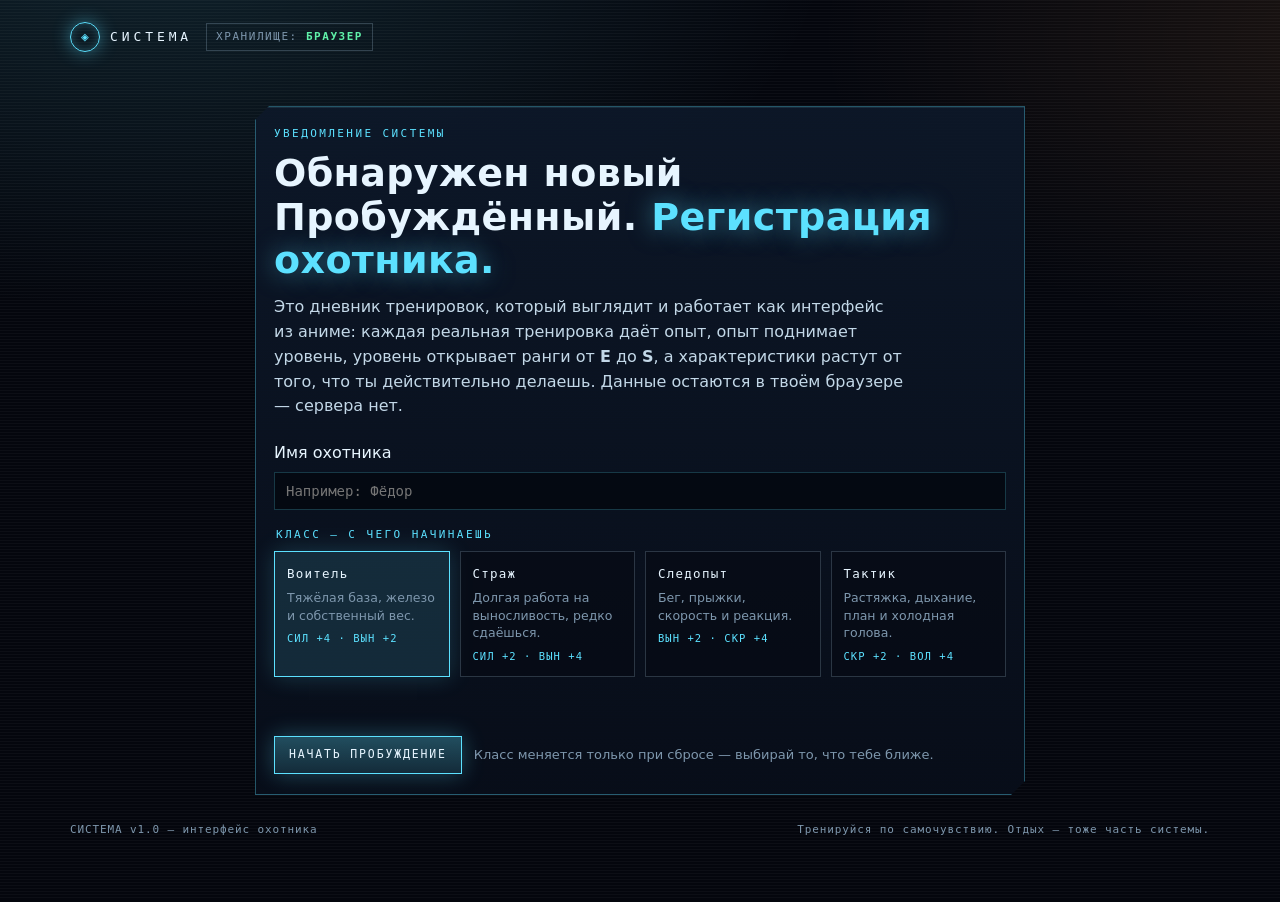
<file: hunter-system/index.html>
<!DOCTYPE html>
<html lang="ru">
<head>
<meta charset="utf-8">
<meta name="viewport" content="width=device-width, initial-scale=1">
<title>СИСТЕМА — трекер тренировок с прокачкой уровня</title>
<meta name="description" content="Дневник тренировок в стиле интерфейса «Системы» из аниме: опыт за каждую тренировку, уровни, ранги от E до S, ежедневные квесты и характеристики. Работает офлайн, данные хранятся в браузере.">
<meta name="color-scheme" content="dark">
<link rel="stylesheet" href="styles.css">
</head>
<body>
<div class="notify" id="notify" aria-live="polite"></div>

<noscript>
  <div class="wrap"><p class="noscript">Для работы Системы нужен включённый JavaScript: без него кнопки, опыт и квесты не работают.</p></div>
</noscript>

<div class="wrap">
  <div class="topbar">
    <div class="brand">
      <span class="brand__mark" aria-hidden="true">&#9672;</span>
      <span class="brand__t">СИСТЕМА</span>
    </div>
    <span class="statuschip" id="save-state">Хранилище: проверка…</span>
    <span class="spacer"></span>
    <button class="btn btn--ghost btn--tiny" id="reset-btn" type="button" hidden>Сбросить данные</button>
  </div>

  <section class="panel gate" id="gate" aria-labelledby="gate-title">
    <p class="lbl">Уведомление системы</p>
    <h1 class="gate__title" id="gate-title">Обнаружен новый Пробуждённый. <em>Регистрация охотника.</em></h1>
    <p class="gate__lead">
      Это дневник тренировок, который выглядит и работает как интерфейс из аниме:
      каждая реальная тренировка даёт опыт, опыт поднимает уровень, уровень открывает
      ранги от <b>E</b> до <b>S</b>, а характеристики растут от того, что ты действительно делаешь.
      Данные остаются в твоём браузере — сервера нет.
    </p>
    <form class="gate__form" id="gate-form" novalidate>
      <div class="field">
        <label for="hunter-name"><span>Имя охотника</span></label>
        <input type="text" id="hunter-name" name="hunter-name" maxlength="24" placeholder="Например: Фёдор" autocomplete="off">
      </div>
      <fieldset class="fs">
        <legend class="lbl">Класс — с чего начинаешь</legend>
        <div class="classes" id="classes"></div>
      </fieldset>
      <p class="err" id="gate-error" role="alert"></p>
      <div class="gate__foot">
        <button class="btn btn--primary" id="start-btn" type="button">Начать пробуждение</button>
        <span class="hint">Класс меняется только при сбросе — выбирай то, что тебе ближе.</span>
      </div>
    </form>
  </section>

  <main id="app" hidden>
    <section class="panel status" aria-labelledby="status-title">
      <div>
        <div class="panel__head">
          <h2 id="status-title">Статус</h2>
          <span class="rule"></span>
          <span class="lbl lbl--dim" id="status-date"></span>
        </div>
        <div class="hunter">
          <div class="rank" id="rank-badge">
            <span class="rank__l" id="rank-letter">E</span>
            <span class="rank__cap">РАНГ</span>
          </div>
          <div class="hunter__meta">
            <span class="hunter__name" id="hunter-name-out">—</span>
            <span class="hunter__title" id="hunter-title-out">Пробуждённый</span>
            <span class="hunter__sub" id="hunter-class-out">—</span>
          </div>
        </div>
        <div class="expbar">
          <div class="expbar__top">
            <span>Уровень <b id="level-out" class="num">1</b></span>
            <span>Опыт <b id="exp-in" class="num">0</b> / <b id="exp-need" class="num">90</b></span>
          </div>
          <div class="track" role="progressbar" aria-label="Опыт до следующего уровня" id="exp-bar" aria-valuemin="0" aria-valuemax="90" aria-valuenow="0">
            <div class="track__fill" id="exp-fill"></div>
          </div>
          <div class="rankscale" id="rankscale" aria-hidden="true"></div>
          <div class="rankscale__cap"><span>E</span><span>D</span><span>C</span><span>B</span><span>A</span><span>S</span><span>EX</span></div>
        </div>
        <div class="metrics">
          <div class="metric"><b id="metric-workouts" class="num">0</b><span>Тренировок</span></div>
          <div class="metric"><b id="metric-minutes" class="num">0</b><span>Минут всего</span></div>
          <div class="metric"><b id="metric-streak" class="num">0</b><span>Серия, дней</span></div>
          <div class="metric"><b id="metric-total-exp" class="num">0</b><span>Опыт всего</span></div>
        </div>
      </div>
      <div class="radarwrap">
        <p class="lbl lbl--dim">Характеристики</p>
        <svg class="radar" id="radar" viewBox="0 0 240 240" role="img" aria-label="Диаграмма характеристик охотника"></svg>
        <div class="statlist" id="statlist"></div>
      </div>
    </section>

    <div class="grid">
      <div class="stack">
        <section class="panel" aria-labelledby="quests-title">
          <div class="panel__head">
            <h2 id="quests-title">Ежедневный квест</h2>
            <span class="rule"></span>
            <span class="lbl lbl--dim" id="quests-left"></span>
          </div>
          <div class="quests" id="quests"></div>
          <div class="questfoot">
            <p>Квесты обновляются каждый день. Выполнишь все три — получишь бонус и день серии.</p>
            <button class="btn btn--tiny btn--ghost" id="quests-reroll" type="button">Заменить набор</button>
          </div>
        </section>

        <section class="panel" aria-labelledby="log-title">
          <div class="panel__head">
            <h2 id="log-title">Записать тренировку</h2>
            <span class="rule"></span>
            <span class="lbl lbl--dim">опыт начисляется сразу</span>
          </div>
          <form id="log-form" novalidate>
            <div class="formgrid">
              <div class="field">
                <label for="log-type"><span>Тип</span></label>
                <select id="log-type" name="log-type"></select>
              </div>
              <div class="field">
                <label for="log-minutes"><span>Длительность, мин</span></label>
                <input type="number" id="log-minutes" name="log-minutes" min="1" max="600" step="1" inputmode="numeric" placeholder="45">
              </div>
              <div class="field">
                <label for="log-intensity"><span>Интенсивность</span></label>
                <select id="log-intensity" name="log-intensity"></select>
              </div>
              <div class="field wide">
                <label for="log-note"><span>Заметка (необязательно)</span></label>
                <textarea id="log-note" name="log-note" maxlength="160" placeholder="Например: круговая на 5 станций, самочувствие нормальное"></textarea>
              </div>
            </div>
            <p class="err" id="log-error" role="alert"></p>
            <div class="tools">
              <button class="btn btn--primary" id="log-submit" type="button">Получить опыт</button>
              <span class="hint" id="exp-preview">Ожидаемый опыт: —</span>
            </div>
          </form>
        </section>

        <section class="panel" aria-labelledby="ig-title">
          <div class="panel__head">
            <h2 id="ig-title">Контроль честности</h2>
            <span class="rule"></span>
            <span class="lbl lbl--dim" id="ig-status"></span>
          </div>
          <p class="hint" id="ig-note"></p>
          <div class="loglist" id="ig-list"></div>
          <p class="hint supnote">Правила: одна запись до 240 минут, до 360 минут и до 6 записей за день. Записи, которые их нарушают, сохраняются в журнале, но опыта и характеристик не дают. Три таких записи замораживают начисление опыта на сутки. Это самопроверка от соблазна накрутить уровень: настоящий античит невозможен без аккаунтов и сервера, которых у офлайн-версии нет.</p>
        </section>
      </div>

      <div class="stack">
        <section class="panel" aria-labelledby="rem-title">
          <div class="panel__head">
            <h2 id="rem-title">Напоминания</h2>
            <span class="rule"></span>
            <span class="lbl lbl--dim" id="rem-next"></span>
          </div>
          <div class="remrows" id="rem-rows"></div>
          <p class="err" id="rem-msg" role="status"></p>
          <div class="tools">
            <button class="btn btn--tiny" id="rem-perm" type="button">Разрешить уведомления</button>
            <button class="btn btn--tiny" id="rem-ics" type="button">Напоминания в календарь (.ics)</button>
          </div>
          <p class="hint supnote">Пока страница закрыта, браузер напомнить не может — это ограничение любого сайта без сервера. Чтобы напоминания приходили на телефон, скачай файл календаря: он добавит ежедневные события в календарь Android или iPhone. Пока страница открыта, Система напоминает сама.</p>
        </section>

        <section class="panel" aria-labelledby="week-title">
          <div class="panel__head">
            <h2 id="week-title">Опыт за 7 дней</h2>
            <span class="rule"></span>
          </div>
          <div class="chart" id="chart" role="img" aria-label="Столбчатая диаграмма опыта за последние 7 дней"></div>
          <div class="chartcap"><span>Максимум: <b id="chart-max" class="num">0</b></span><span id="chart-sum"></span></div>
        </section>

        <section class="panel" aria-labelledby="sup-title">
          <div class="panel__head">
            <h2 id="sup-title">Поддержка и добавки</h2>
            <span class="rule"></span>
            <span class="lbl lbl--dim" id="sup-count"></span>
          </div>
          <form id="sup-form" novalidate>
            <div class="formgrid">
              <div class="field">
                <label for="sup-kind"><span>Что принял</span></label>
                <select id="sup-kind" name="sup-kind"></select>
              </div>
              <div class="field">
                <label for="sup-dose"><span>Доза</span></label>
                <input type="text" id="sup-dose" name="sup-dose" maxlength="16" placeholder="30 г, 2 капсулы" autocomplete="off">
              </div>
              <div class="field">
                <label for="sup-when"><span>Когда</span></label>
                <select id="sup-when" name="sup-when"></select>
              </div>
              <div class="field wide" id="sup-custom-field" hidden>
                <label for="sup-custom"><span>Своё название</span></label>
                <input type="text" id="sup-custom" name="sup-custom" maxlength="32" placeholder="Например: гейнер" autocomplete="off">
              </div>
            </div>
            <p class="err" id="sup-error" role="alert"></p>
            <div class="tools">
              <button class="btn btn--primary" id="sup-add" type="button">Отметить приём</button>
              <span class="hint">Запись появится в списке ниже и попадёт в экспорт данных.</span>
            </div>
          </form>
          <div class="supweek" id="sup-week" aria-hidden="true"></div>
          <div class="loglist" id="sup-list"></div>
          <p class="hint supnote">Здесь только дневник наблюдений. Система не подбирает добавки и не считает дозы: нужны ли они и сколько — решает врач или тренер, а не приложение. Записанное не заменяет их совет, а дозу бери с упаковки, не выше.</p>
        </section>

        <section class="panel" aria-labelledby="journal-title">
          <div class="panel__head">
            <h2 id="journal-title">Журнал рейдов</h2>
            <span class="rule"></span>
            <span class="lbl lbl--dim" id="journal-count"></span>
          </div>
          <div class="loglist" id="journal"></div>
        </section>

        <section class="panel" aria-labelledby="ach-title">
          <div class="panel__head">
            <h2 id="ach-title">Достижения</h2>
            <span class="rule"></span>
            <span class="lbl lbl--dim" id="ach-count"></span>
          </div>
          <div class="achs" id="achievements"></div>
        </section>

        <section class="panel">
          <details class="explain">
            <summary>Как это работает</summary>
            <dl>
              <dt>Опыт</dt>
              <dd>минуты x 1,6 x коэффициент интенсивности x коэффициент типа тренировки, плюс 15 опыта за первую тренировку дня и бонус за серию дней.</dd>
              <dt>Уровень</dt>
              <dd>порог уровня: 90 x уровень^1,15 опыта. Уровень не хранится, а вычисляется из суммарного опыта, поэтому удаление записи корректно пересчитывает статус.</dd>
              <dt>Ранги</dt>
              <dd>E — до 9 уровня, D — 10–19, C — 20–29, B — 30–44, A — 45–59, S — 60–79, EX — 80 и выше.</dd>
              <dt>Характеристики</dt>
              <dd>СИЛ, ВЫН, СКР, ВОЛ растут от типа тренировок и выполненных квестов, плюс 1 к каждой за уровень. Всё считается из журнала, а не хранится отдельно.</dd>
              <dt>Квесты</dt>
              <dd>набор на день выбирается генератором случайных чисел с зерном из даты, поэтому у всех в один день разные, но при перезагрузке страницы набор не меняется.</dd>
              <dt>Напоминания</dt>
              <dd>расписание хранится в браузере. Пока страница открыта, Система напоминает сама; для напоминаний при закрытой странице есть файл .ics — его добавляют в календарь телефона, и тогда события приходят как обычные будильники календаря.</dd>
              <dt>Честность опыта</dt>
              <dd>записи вне правил (длиннее 240 минут, больше 360 минут или 6 записей в день) сохраняются в журнале без опыта и характеристик; после трёх таких записей начисление опыта замораживается на сутки.</dd>
              <dt>Поддержка</dt>
              <dd>приёмы добавок хранятся отдельным журналом и не дают ни опыта, ни характеристик: это дневник наблюдений, а не рекомендация. Приложение ничего не советует и не считает дозы.</dd>
              <dt>Сеть и сервер</dt>
              <dd>в офлайн-версии сервера нет, поэтому друзья, таблица лидеров и синхронизация появятся только после подключения проекта Supabase: выполни supabase/schema.sql и впиши URL и публичный anon-ключ в config.js. Опыт на сервере считает только база, клиент его не пишет, поэтому подделать уровень в таблице лидеров нельзя, а заморозку и бан можно снять только из панели Supabase.</dd>
              <dt>Данные</dt>
              <dd>localStorage браузера. Экспорт и импорт — обычный JSON-файл с журналом тренировок.</dd>
            </dl>
          </details>
          <div class="tools">
            <button class="btn btn--tiny" id="export-btn" type="button">Экспорт JSON</button>
            <button class="btn btn--tiny" id="import-btn" type="button">Импорт JSON</button>
            <input type="file" id="import-file" accept="application/json,.json" aria-label="Файл сохранения с тренировками (JSON)" hidden>
          </div>
          <p class="hint" id="io-msg" role="status" style="margin-top:8px"></p>
        </section>
      </div>
    </div>
    <section class="panel" id="net-panel" aria-labelledby="net-title">
      <div class="panel__head">
        <h2 id="net-title">Сеть</h2>
        <span class="rule"></span>
        <span class="lbl lbl--dim" id="net-status"></span>
      </div>
      <div class="netgrid">
        <div>
          <p class="lbl lbl--dim">Аккаунт и синхронизация</p>
          <div class="netcol">
            <div class="field">
              <label for="net-email"><span>Почта</span></label>
              <input type="text" id="net-email" autocomplete="username" placeholder="you@example.com">
            </div>
            <div class="field">
              <label for="net-pass"><span>Пароль</span></label>
              <input type="password" id="net-pass" autocomplete="current-password" placeholder="минимум 6 символов">
            </div>
            <div class="field" id="net-nick-row">
              <label for="net-nick"><span>Ник охотника</span></label>
              <input type="text" id="net-nick" maxlength="24" autocomplete="off" placeholder="как тебя увидят в таблице">
            </div>
            <div class="tools">
              <button class="btn btn--tiny btn--primary" id="net-signup" type="button">Создать аккаунт</button>
              <button class="btn btn--tiny" id="net-signin" type="button">Войти</button>
              <button class="btn btn--tiny btn--ghost" id="net-signout" type="button" hidden>Выйти</button>
              <button class="btn btn--tiny" id="net-push" type="button" hidden>Выгрузить журнал</button>
              <button class="btn btn--tiny" id="net-pull" type="button" hidden>Подтянуть с сервера</button>
            </div>
            <p class="hint" id="net-who"></p>
          </div>
        </div>
        <div>
          <p class="lbl lbl--dim">Друзья</p>
          <div class="netcol">
            <div class="tools" id="net-friend-tools">
              <input type="text" id="net-friend-nick" maxlength="24" placeholder="ник охотника" aria-label="Ник охотника для заявки в друзья">
              <button class="btn btn--tiny" id="net-friend-add" type="button">Добавить</button>
            </div>
            <div class="loglist" id="net-friends-list"></div>
          </div>
        </div>
        <div>
          <p class="lbl lbl--dim">Таблица лидеров</p>
          <div class="netcol">
            <div class="loglist" id="net-leaders-list"></div>
          </div>
        </div>
        <div>
          <p class="lbl lbl--dim">Честность и баны</p>
          <div class="netcol">
            <p class="hint" id="net-mod"></p>
            <div class="loglist" id="net-viol-list"></div>
          </div>
        </div>
      </div>
      <p class="err" id="net-msg" role="status"></p>
      <p class="hint supnote" id="net-note"></p>
    </section>
  </main>

  <footer>
    <span>СИСТЕМА v1.0 — интерфейс охотника</span>
    <span>Тренируйся по самочувствию. Отдых — тоже часть системы.</span>
  </footer>
</div>

<script src="data.js"></script>
<script src="engine.js"></script>
<script src="config.js"></script>
<script src="sync.js"></script>
<script src="ui.js"></script>
<script src="social.js"></script>
<script src="app.js"></script>
</body>
</html>
</file>
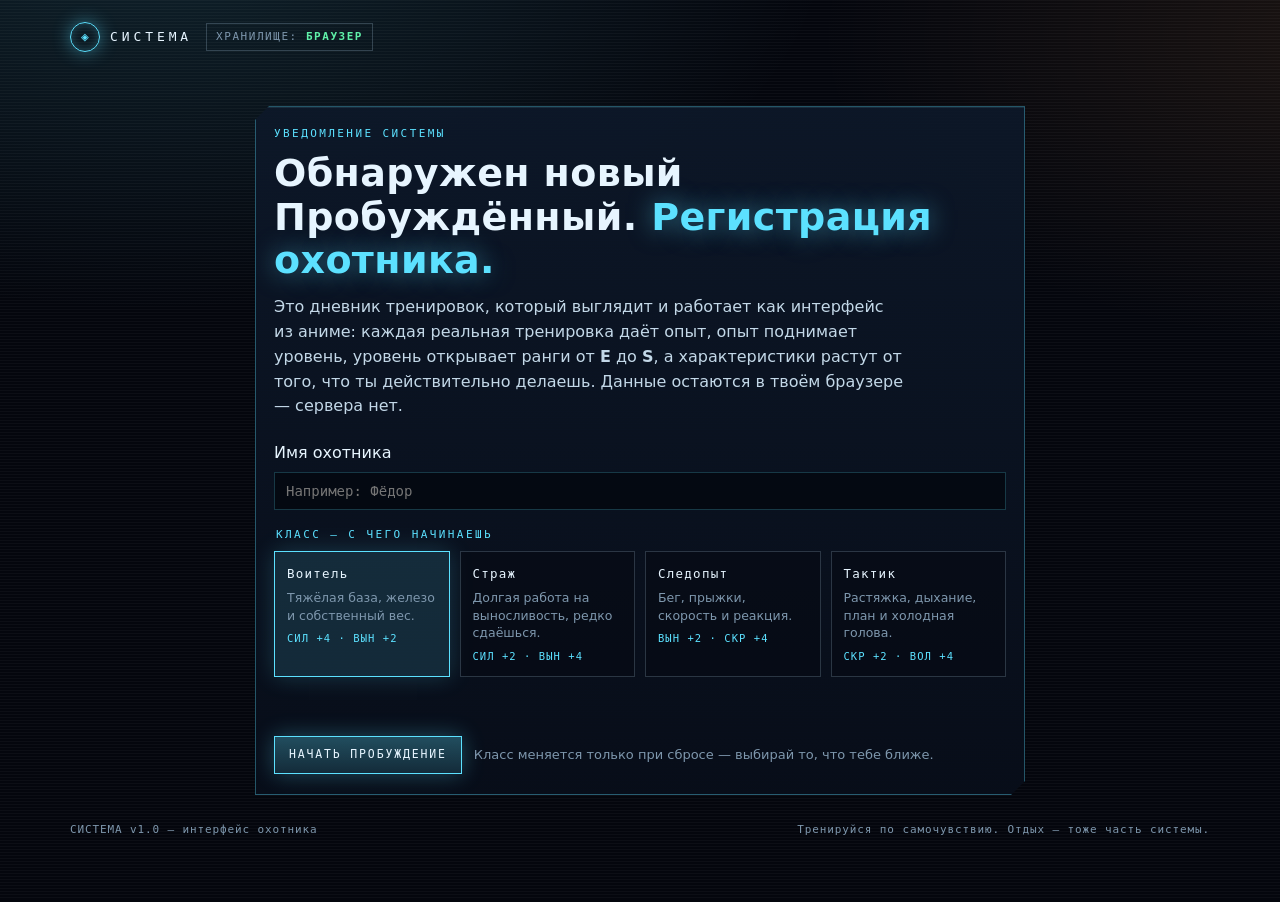
<file: hunter-system/app/index.html>
<!DOCTYPE html>
<html lang="ru">
<head>
<meta charset="utf-8">
<meta name="viewport" content="width=device-width, initial-scale=1">
<title>СИСТЕМА — трекер тренировок с прокачкой уровня</title>
<meta name="description" content="Дневник тренировок в стиле интерфейса «Системы» из аниме: опыт за каждую тренировку, уровни, ранги от E до S, ежедневные квесты и характеристики. Работает офлайн, данные хранятся в браузере.">
<meta name="color-scheme" content="dark">
<style>:root{
  --void:#04060d;
  --system:#5ce1ff;
  --system-dim:rgba(92,225,255,.34);
  --system-soft:rgba(92,225,255,.10);
  --ember:#ff9a3c;
  --ok:#5ff0a8;
  --danger:#ff5f7a;
  --text:#e7f5ff;
  --dim:#7e97ad;
  --mono:"Cascadia Mono","Consolas","SF Mono","DejaVu Sans Mono",monospace;
  --sans:"Segoe UI",system-ui,-apple-system,"Helvetica Neue",Arial,sans-serif;
  --cut:14px;
}
*{box-sizing:border-box}
html,body{margin:0;padding:0}
body{
  background:
    radial-gradient(1100px 620px at 12% -8%, rgba(92,225,255,.13), transparent 62%),
    radial-gradient(900px 520px at 106% 4%, rgba(255,154,60,.09), transparent 60%),
    var(--void);
  color:var(--text);
  font-family:var(--sans);
  font-size:16px;
  line-height:1.55;
  min-height:100vh;
  -webkit-font-smoothing:antialiased;
}
body::before{
  content:"";position:fixed;inset:0;z-index:0;pointer-events:none;
  background:repeating-linear-gradient(180deg, rgba(255,255,255,.035) 0 1px, transparent 1px 3px);
}
.wrap{position:relative;z-index:1;max-width:1180px;margin:0 auto;padding:22px 20px 64px}
[hidden]{display:none !important}

.lbl{
  font-family:var(--mono);font-size:11px;letter-spacing:.22em;text-transform:uppercase;
  color:var(--system);margin:0;
}
.lbl--dim{color:var(--dim)}
h1,h2,h3{font-weight:650;letter-spacing:.01em;margin:0}
p{margin:0}
b{font-weight:620}
.num{font-family:var(--mono);font-variant-numeric:tabular-nums}

.panel{
  background:linear-gradient(180deg, rgba(13,24,41,.94), rgba(8,14,26,.94));
  border:1px solid var(--system-dim);
  clip-path:polygon(var(--cut) 0, 100% 0, 100% calc(100% - var(--cut)), calc(100% - var(--cut)) 100%, 0 100%, 0 var(--cut));
  box-shadow:inset 0 1px 0 rgba(146,235,255,.10), 0 18px 40px -28px rgba(0,0,0,.9);
  padding:18px 18px 20px;
}
.panel__head{display:flex;align-items:baseline;gap:10px;flex-wrap:wrap;margin-bottom:14px}
.panel__head .rule{flex:1;height:1px;background:linear-gradient(90deg,var(--system-dim),transparent)}
.panel h2{font-size:15px;font-family:var(--mono);letter-spacing:.14em;text-transform:uppercase}

.topbar{display:flex;align-items:center;gap:14px;flex-wrap:wrap;margin-bottom:20px}
.brand{display:flex;align-items:center;gap:10px}
.brand__mark{
  width:30px;height:30px;flex:none;border:1px solid var(--system);border-radius:50%;
  display:grid;place-items:center;color:var(--system);font-family:var(--mono);font-size:13px;
  box-shadow:0 0 18px rgba(92,225,255,.45), inset 0 0 10px rgba(92,225,255,.25);
}
.brand__t{font-family:var(--mono);letter-spacing:.3em;font-size:13px}
.spacer{flex:1}
.statuschip{
  font-family:var(--mono);font-size:11px;letter-spacing:.14em;color:var(--dim);
  border:1px solid rgba(126,151,173,.35);padding:4px 9px;text-transform:uppercase;
}
.statuschip b{color:var(--ok)}

button{font:inherit;color:inherit;cursor:pointer}
.btn{
  font-family:var(--mono);font-size:11.5px;letter-spacing:.16em;text-transform:uppercase;
  background:var(--system-soft);border:1px solid var(--system-dim);color:var(--text);
  padding:9px 14px;transition:background .15s, box-shadow .15s, border-color .15s, transform .1s;
}
.btn:hover{background:rgba(92,225,255,.2);border-color:var(--system);box-shadow:0 0 16px rgba(92,225,255,.28)}
.btn:active{transform:translateY(1px)}
.btn--primary{
  background:linear-gradient(180deg, rgba(92,225,255,.3), rgba(92,225,255,.14));
  border-color:var(--system);box-shadow:0 0 22px rgba(92,225,255,.3);
}
.btn--ghost{background:transparent;border-color:rgba(126,151,173,.4);color:var(--dim)}
.btn--ghost:hover{border-color:var(--dim);color:var(--text);box-shadow:none;background:rgba(255,255,255,.04)}
.btn--tiny{padding:4px 9px;font-size:10.5px;letter-spacing:.1em}
.btn--danger{
  background:rgba(255,95,122,.14);border-color:var(--danger);color:#ffd7de;
  box-shadow:0 0 16px rgba(255,95,122,.25);
}
.btn--danger:hover{background:rgba(255,95,122,.24);border-color:var(--danger);box-shadow:0 0 20px rgba(255,95,122,.35)}
.btn[disabled]{opacity:.42;cursor:not-allowed;box-shadow:none}
:focus-visible{outline:2px solid var(--ember);outline-offset:2px}

label{display:block}
.field{display:flex;flex-direction:column;gap:6px}
.field > span{font-family:var(--mono);font-size:10.5px;letter-spacing:.18em;text-transform:uppercase;color:var(--dim)}
input[type=text],input[type=number],input[type=password],select,textarea{
  width:100%;background:rgba(4,8,16,.85);border:1px solid rgba(92,225,255,.22);
  color:var(--text);font-family:var(--mono);font-size:14px;padding:10px 11px;
}
select{
  appearance:none;
  background-image:linear-gradient(45deg,transparent 50%,var(--system) 50%),linear-gradient(135deg,var(--system) 50%,transparent 50%);
  background-position:calc(100% - 16px) 18px, calc(100% - 11px) 18px;
  background-size:5px 5px,5px 5px;background-repeat:no-repeat;
}
input:focus,select:focus,textarea:focus{
  border-color:var(--system);box-shadow:0 0 0 1px rgba(92,225,255,.35), 0 0 18px rgba(92,225,255,.18);outline:none;
}
textarea{resize:vertical;min-height:62px}

.gate{max-width:770px;margin:6vh auto 0}
.gate__title{font-size:clamp(24px,4.4vw,38px);line-height:1.15;margin:10px 0 12px}
.gate__title em{font-style:normal;color:var(--system);text-shadow:0 0 24px rgba(92,225,255,.5)}
.gate__lead{color:#c3d8e8;max-width:62ch}
.gate__form{display:flex;flex-direction:column;gap:16px;margin-top:22px}
.fs{border:0;padding:0;margin:0}
.fs legend{margin-bottom:8px}
.classes{display:grid;grid-template-columns:repeat(auto-fit,minmax(164px,1fr));gap:10px}
.klass{
  position:relative;border:1px solid rgba(126,151,173,.3);background:rgba(6,11,20,.7);
  padding:12px;display:flex;flex-direction:column;gap:6px;cursor:pointer;transition:.15s;
}
.klass:hover{border-color:var(--system-dim);background:rgba(92,225,255,.06)}
.klass input{position:absolute;opacity:0;pointer-events:none}
.klass__n{font-family:var(--mono);font-size:12.5px;letter-spacing:.1em}
.klass__d{font-size:12.5px;color:var(--dim);line-height:1.4}
.klass__s{font-family:var(--mono);font-size:10.5px;color:var(--system);letter-spacing:.1em}
.klass:has(input:checked){border-color:var(--system);background:rgba(92,225,255,.13);box-shadow:0 0 22px rgba(92,225,255,.2)}
.klass:has(input:focus-visible){outline:2px solid var(--ember);outline-offset:2px}
.gate__foot{display:flex;gap:12px;align-items:center;flex-wrap:wrap}
.hint{font-size:13px;color:var(--dim)}
.noscript{
  border:1px solid var(--danger);background:rgba(255,95,122,.1);color:#ffd7de;
  padding:14px 16px;font-size:14px;margin:0;
}

.status{display:grid;grid-template-columns:minmax(0,1.25fr) minmax(0,1fr);gap:18px;align-items:stretch}
.hunter{display:flex;gap:16px;align-items:center;flex-wrap:wrap}
.rank{
  width:96px;height:96px;flex:none;position:relative;display:grid;place-items:center;
  border:1px solid var(--rc,var(--system));
  background:radial-gradient(circle at 50% 50%, rgba(92,225,255,.14), transparent 70%);
  clip-path:polygon(18% 0,82% 0,100% 18%,100% 82%,82% 100%,18% 100%,0 82%,0 18%);
  box-shadow:0 0 28px -4px var(--rc,var(--system));
}
.rank__l{font-family:var(--mono);font-size:38px;font-weight:700;color:var(--rc,var(--system));line-height:1;text-shadow:0 0 20px var(--rc,var(--system))}
.rank__cap{position:absolute;bottom:7px;font-family:var(--mono);font-size:8.5px;letter-spacing:.2em;color:var(--dim)}
.hunter__meta{display:flex;flex-direction:column;gap:4px;min-width:0}
.hunter__name{font-size:22px;font-weight:650;line-height:1.2;word-break:break-word}
.hunter__title{font-family:var(--mono);font-size:11.5px;letter-spacing:.16em;color:var(--ember);text-transform:uppercase}
.hunter__sub{font-size:13px;color:var(--dim)}
.expbar{margin-top:16px}
.expbar__top{
  display:flex;justify-content:space-between;align-items:baseline;gap:10px;
  font-family:var(--mono);font-size:11.5px;letter-spacing:.1em;color:var(--dim);text-transform:uppercase;
}
.expbar__top b{color:var(--text)}
.track{margin-top:7px;height:16px;background:rgba(4,8,16,.9);border:1px solid var(--system-dim);position:relative;overflow:hidden}
.track__fill{
  height:100%;width:0%;transition:width .6s cubic-bezier(.2,.8,.2,1);
  background:linear-gradient(90deg, rgba(92,225,255,.55), var(--system));
  box-shadow:0 0 20px rgba(92,225,255,.6);
  background-size:14px 14px;position:relative;
}
.track__fill::after{content:"";position:absolute;inset:0;background:repeating-linear-gradient(115deg, rgba(255,255,255,.18) 0 7px, transparent 7px 14px)}
.rankscale{display:flex;gap:3px;margin-top:12px}
.rankscale i{flex:1;height:5px;background:rgba(126,151,173,.22);display:block}
.rankscale i.on{background:var(--system);box-shadow:0 0 12px rgba(92,225,255,.6)}
.rankscale__cap{display:flex;justify-content:space-between;font-family:var(--mono);font-size:10px;color:var(--dim);letter-spacing:.16em;margin-top:5px}
.metrics{display:grid;grid-template-columns:repeat(auto-fit,minmax(92px,1fr));gap:10px;margin-top:16px}
.metric{border:1px solid rgba(92,225,255,.16);background:rgba(6,11,20,.6);padding:9px 10px}
.metric b{display:block;font-family:var(--mono);font-size:19px;font-weight:600;line-height:1.3}
.metric span{font-family:var(--mono);font-size:9.5px;letter-spacing:.14em;text-transform:uppercase;color:var(--dim)}

.radarwrap{display:grid;place-items:center;gap:8px;align-content:start}
.radar{width:100%;max-width:230px;height:auto}
.statlist{width:100%;display:flex;flex-direction:column;gap:8px;margin-top:6px}
.statrow{display:grid;grid-template-columns:44px 1fr 34px;gap:10px;align-items:center;font-family:var(--mono);font-size:11.5px}
.statrow span:first-child{color:var(--dim);letter-spacing:.12em}
.statrow b{text-align:right}
.stbar{height:7px;background:rgba(126,151,173,.18);position:relative}
.stbar i{position:absolute;inset:0 auto 0 0;background:linear-gradient(90deg,rgba(92,225,255,.5),var(--system))}

.grid{display:grid;grid-template-columns:minmax(0,1.15fr) minmax(0,1fr);gap:18px;margin-top:18px;align-items:start}
.stack{display:flex;flex-direction:column;gap:18px;min-width:0}

.quests{display:flex;flex-direction:column;gap:10px}
.quest{
  border:1px solid rgba(92,225,255,.18);background:rgba(6,11,20,.66);padding:12px;
  display:flex;flex-direction:column;gap:9px;transition:.2s;
}
.quest.is-done{border-color:rgba(95,240,168,.5);background:rgba(95,240,168,.07)}
.quest__top{display:flex;align-items:baseline;gap:10px;flex-wrap:wrap}
.quest__name{font-weight:600;font-size:15px}
.quest__stat{font-family:var(--mono);font-size:10px;letter-spacing:.14em;color:var(--system);border:1px solid var(--system-dim);padding:2px 6px}
.quest__exp{margin-left:auto;font-family:var(--mono);font-size:11px;color:var(--ember);letter-spacing:.08em}
.quest__row{display:flex;align-items:center;gap:8px;flex-wrap:wrap}
.quest__prog{font-family:var(--mono);font-size:12.5px;color:var(--dim);min-width:84px}
.quest__prog b{color:var(--text)}
.questbar{height:6px;background:rgba(126,151,173,.18);position:relative;flex:1;min-width:70px}
.questbar i{position:absolute;inset:0 auto 0 0;background:var(--system);transition:width .3s}
.quest.is-done .questbar i{background:var(--ok)}
.questdone{font-family:var(--mono);font-size:10.5px;letter-spacing:.14em;color:var(--ok)}
.questfoot{display:flex;justify-content:space-between;align-items:center;gap:10px;flex-wrap:wrap;margin-top:10px}
.questfoot p{font-size:12.5px;color:var(--dim);max-width:48ch}

.formgrid{display:grid;grid-template-columns:repeat(auto-fit,minmax(140px,1fr));gap:12px}
.formgrid .wide{grid-column:1 / -1}
.err{font-family:var(--mono);font-size:12.5px;color:var(--danger);letter-spacing:.04em;min-height:19px;margin-top:8px}
.err:not(:empty){animation:errIn .25s ease both}
.err.ok{color:var(--ok)}
.input--err{border-color:var(--danger) !important;box-shadow:0 0 0 1px rgba(255,95,122,.4), 0 0 18px rgba(255,95,122,.2) !important}
@keyframes errIn{from{opacity:0;transform:translateX(-6px)}to{opacity:1;transform:none}}

.chart{display:flex;align-items:flex-end;gap:8px;height:150px;padding-top:8px;border-bottom:1px solid rgba(92,225,255,.22)}
.bar{flex:1;display:flex;flex-direction:column;justify-content:flex-end;align-items:center;gap:6px;height:100%}
.bar__v{font-family:var(--mono);font-size:10px;color:var(--dim)}
.bar__b{width:100%;background:linear-gradient(180deg,var(--system),rgba(92,225,255,.22));min-height:3px;transition:height .5s}
.bar--today .bar__b{background:linear-gradient(180deg,var(--ember),rgba(255,154,60,.2))}
.bar__l{font-family:var(--mono);font-size:10px;color:var(--dim);letter-spacing:.06em}
.chartcap{display:flex;justify-content:space-between;font-family:var(--mono);font-size:10.5px;color:var(--dim);letter-spacing:.1em;margin-top:10px;text-transform:uppercase}

.loglist{display:flex;flex-direction:column;gap:8px;max-height:420px;overflow:auto;padding-right:4px}
.logitem{border-left:2px solid var(--system);background:rgba(6,11,20,.6);padding:9px 11px;display:flex;gap:10px;align-items:center}
.logitem__main{min-width:0;flex:1}
.logitem__t{font-size:14px;font-weight:600}
.logitem__d{font-family:var(--mono);font-size:10.5px;color:var(--dim);letter-spacing:.06em}
.logitem__e{font-family:var(--mono);font-size:12px;color:var(--ember);white-space:nowrap}
.empty{font-size:13.5px;color:var(--dim);border:1px dashed rgba(126,151,173,.35);padding:14px;text-align:center}

.supweek{display:flex;gap:4px;margin-top:14px}
.supweek i{flex:1;height:6px;background:rgba(126,151,173,.22);display:block}
.supweek i.on{background:var(--ember);box-shadow:0 0 10px rgba(255,154,60,.5)}
#sup-list{margin-top:14px;max-height:280px}
.logitem--sup{border-left-color:var(--ember)}
.logitem--flag{border-left-color:var(--danger)}
.igbadge{font-family:var(--mono);font-size:10.5px;color:#ffc3ce;letter-spacing:.04em;margin-top:4px}
.suphead{font-family:var(--mono);font-size:10.5px;letter-spacing:.14em;text-transform:uppercase;color:var(--dim);margin:12px 0 6px}
.suphead:first-child{margin-top:0}
.supnote{margin-top:12px;max-width:72ch}

.netgrid{display:grid;grid-template-columns:repeat(auto-fit,minmax(230px,1fr));gap:18px;margin-bottom:6px}
.netcol{display:flex;flex-direction:column;gap:10px}
.netcol .tools{margin-top:0;gap:8px}
.netcol input[type=text]{padding:8px 9px;font-size:13px}
.netcol .field{gap:5px}
.logitem--me{border-left-color:var(--ok)}
.leadplace{font-family:var(--mono);font-size:13px;color:var(--dim);min-width:18px;text-align:right}

.remrows{display:flex;flex-direction:column;gap:10px}
.remrow{
  display:flex;align-items:center;gap:12px;flex-wrap:wrap;
  border:1px solid rgba(92,225,255,.16);background:rgba(6,11,20,.6);padding:9px 11px;
}
.remrow__t{flex:1;min-width:130px}
.remrow__n{font-size:14px;font-weight:600}
.remrow__h{font-size:11.5px;color:var(--dim)}
.remrow input[type=time]{width:auto;padding:6px 9px}
.switch{
  display:inline-flex;align-items:center;gap:7px;cursor:pointer;
  font-family:var(--mono);font-size:10.5px;letter-spacing:.14em;color:var(--dim);text-transform:uppercase;
}
.switch input{width:16px;height:16px;accent-color:#5ce1ff;margin:0}

.achs{display:grid;grid-template-columns:repeat(auto-fit,minmax(150px,1fr));gap:8px}
.ach{border:1px solid rgba(126,151,173,.25);background:rgba(6,11,20,.5);padding:9px 10px}
.ach.is-un{border-color:rgba(255,154,60,.55);background:rgba(255,154,60,.08)}
.ach__n{font-size:13px;font-weight:600}
.ach__d{font-size:11.5px;color:var(--dim);line-height:1.35;margin-top:2px}
.ach.is-un .ach__n{color:var(--ember)}

.explain{font-size:14px;color:#c3d8e8}
.explain summary{cursor:pointer;font-family:var(--mono);font-size:11.5px;letter-spacing:.16em;text-transform:uppercase;color:var(--system)}
.explain dl{margin:14px 0 0;display:grid;grid-template-columns:auto 1fr;gap:8px 16px}
.explain dt{font-family:var(--mono);font-size:11.5px;color:var(--ember);letter-spacing:.08em;white-space:nowrap}
.explain dd{margin:0;font-size:13.5px;color:#c3d8e8}
.tools{display:flex;gap:10px;flex-wrap:wrap;align-items:center;margin-top:8px}
footer{
  margin-top:26px;display:flex;justify-content:space-between;gap:14px;flex-wrap:wrap;
  font-family:var(--mono);font-size:11px;color:var(--dim);letter-spacing:.08em;
}

.notify{
  position:fixed;top:18px;left:50%;transform:translateX(-50%);z-index:50;
  width:min(520px,calc(100vw - 28px));display:flex;flex-direction:column;gap:10px;pointer-events:none;
}
.note{
  border:1px solid var(--system);background:linear-gradient(180deg, rgba(9,18,32,.97), rgba(6,12,22,.97));
  box-shadow:0 0 40px -6px rgba(92,225,255,.6), inset 0 0 24px rgba(92,225,255,.09);
  padding:13px 16px;animation:noteIn .32s cubic-bezier(.2,.9,.2,1) both;
  clip-path:polygon(12px 0,100% 0,100% calc(100% - 12px),calc(100% - 12px) 100%,0 100%,0 12px);
}
.note--ember{border-color:var(--ember);box-shadow:0 0 40px -6px rgba(255,154,60,.6), inset 0 0 24px rgba(255,154,60,.1)}
.note--ok{border-color:var(--ok);box-shadow:0 0 40px -6px rgba(95,240,168,.55), inset 0 0 24px rgba(95,240,168,.1)}
.note__h{font-family:var(--mono);font-size:10.5px;letter-spacing:.3em;color:var(--system);text-transform:uppercase}
.note--ember .note__h{color:var(--ember)}
.note--ok .note__h{color:var(--ok)}
.note__b{font-size:15px;font-weight:620;margin-top:5px}
.note__l{font-family:var(--mono);font-size:12px;color:#a9c3d6;margin-top:3px;animation:lineIn .3s ease both}
@keyframes noteIn{from{opacity:0;transform:translateY(-14px) scale(.98)}to{opacity:1;transform:none}}
@keyframes lineIn{from{opacity:0;transform:translateX(-8px)}to{opacity:1;transform:none}}

@media (max-width:900px){
  .status,.grid{grid-template-columns:minmax(0,1fr)}
  .explain dl{grid-template-columns:1fr;gap:2px 0}
  .explain dd{margin-bottom:8px}
}
@media (max-width:520px){
  .rank{width:78px;height:78px}
  .rank__l{font-size:30px}
  .wrap{padding:16px 13px 52px}
}
@media (prefers-reduced-motion:reduce){
  *{animation-duration:.001ms !important;animation-iteration-count:1 !important;transition-duration:.001ms !important}
}
</style>
<link rel="manifest" href="manifest.json">
<meta name="theme-color" content="#04060d">
<meta name="apple-mobile-web-app-capable" content="yes">
</head>
<body>
<div class="notify" id="notify" aria-live="polite"></div>

<noscript>
  <div class="wrap"><p class="noscript">Для работы Системы нужен включённый JavaScript: без него кнопки, опыт и квесты не работают.</p></div>
</noscript>

<div class="wrap">
  <div class="topbar">
    <div class="brand">
      <span class="brand__mark" aria-hidden="true">◈</span>
      <span class="brand__t">СИСТЕМА</span>
    </div>
    <span class="statuschip" id="save-state">Хранилище: проверка…</span>
    <span class="spacer"></span>
    <button class="btn btn--ghost btn--tiny" id="reset-btn" type="button" hidden>Сбросить данные</button>
  </div>

  <section class="panel gate" id="gate" aria-labelledby="gate-title">
    <p class="lbl">Уведомление системы</p>
    <h1 class="gate__title" id="gate-title">Обнаружен новый Пробуждённый. <em>Регистрация охотника.</em></h1>
    <p class="gate__lead">
      Это дневник тренировок, который выглядит и работает как интерфейс из аниме:
      каждая реальная тренировка даёт опыт, опыт поднимает уровень, уровень открывает
      ранги от <b>E</b> до <b>S</b>, а характеристики растут от того, что ты действительно делаешь.
      Данные остаются в твоём браузере — сервера нет.
    </p>
    <form class="gate__form" id="gate-form" novalidate>
      <div class="field">
        <label for="hunter-name"><span>Имя охотника</span></label>
        <input type="text" id="hunter-name" name="hunter-name" maxlength="24" placeholder="Например: Фёдор" autocomplete="off">
      </div>
      <fieldset class="fs">
        <legend class="lbl">Класс — с чего начинаешь</legend>
        <div class="classes" id="classes"></div>
      </fieldset>
      <p class="err" id="gate-error" role="alert"></p>
      <div class="gate__foot">
        <button class="btn btn--primary" id="start-btn" type="button">Начать пробуждение</button>
        <span class="hint">Класс меняется только при сбросе — выбирай то, что тебе ближе.</span>
      </div>
    </form>
  </section>

  <main id="app" hidden>
    <section class="panel status" aria-labelledby="status-title">
      <div>
        <div class="panel__head">
          <h2 id="status-title">Статус</h2>
          <span class="rule"></span>
          <span class="lbl lbl--dim" id="status-date"></span>
        </div>
        <div class="hunter">
          <div class="rank" id="rank-badge">
            <span class="rank__l" id="rank-letter">E</span>
            <span class="rank__cap">РАНГ</span>
          </div>
          <div class="hunter__meta">
            <span class="hunter__name" id="hunter-name-out">—</span>
            <span class="hunter__title" id="hunter-title-out">Пробуждённый</span>
            <span class="hunter__sub" id="hunter-class-out">—</span>
          </div>
        </div>
        <div class="expbar">
          <div class="expbar__top">
            <span>Уровень <b id="level-out" class="num">1</b></span>
            <span>Опыт <b id="exp-in" class="num">0</b> / <b id="exp-need" class="num">90</b></span>
          </div>
          <div class="track" role="progressbar" aria-label="Опыт до следующего уровня" id="exp-bar" aria-valuemin="0" aria-valuemax="90" aria-valuenow="0">
            <div class="track__fill" id="exp-fill"></div>
          </div>
          <div class="rankscale" id="rankscale" aria-hidden="true"></div>
          <div class="rankscale__cap"><span>E</span><span>D</span><span>C</span><span>B</span><span>A</span><span>S</span><span>EX</span></div>
        </div>
        <div class="metrics">
          <div class="metric"><b id="metric-workouts" class="num">0</b><span>Тренировок</span></div>
          <div class="metric"><b id="metric-minutes" class="num">0</b><span>Минут всего</span></div>
          <div class="metric"><b id="metric-streak" class="num">0</b><span>Серия, дней</span></div>
          <div class="metric"><b id="metric-total-exp" class="num">0</b><span>Опыт всего</span></div>
        </div>
      </div>
      <div class="radarwrap">
        <p class="lbl lbl--dim">Характеристики</p>
        <svg class="radar" id="radar" viewBox="0 0 240 240" role="img" aria-label="Диаграмма характеристик охотника" />
        <div class="statlist" id="statlist"></div>
      </div>
    </section>

    <div class="grid">
      <div class="stack">
        <section class="panel" aria-labelledby="quests-title">
          <div class="panel__head">
            <h2 id="quests-title">Ежедневный квест</h2>
            <span class="rule"></span>
            <span class="lbl lbl--dim" id="quests-left"></span>
          </div>
          <div class="quests" id="quests"></div>
          <div class="questfoot">
            <p>Квесты обновляются каждый день. Выполнишь все три — получишь бонус и день серии.</p>
            <button class="btn btn--tiny btn--ghost" id="quests-reroll" type="button">Заменить набор</button>
          </div>
        </section>

        <section class="panel" aria-labelledby="log-title">
          <div class="panel__head">
            <h2 id="log-title">Записать тренировку</h2>
            <span class="rule"></span>
            <span class="lbl lbl--dim">опыт начисляется сразу</span>
          </div>
          <form id="log-form" novalidate>
            <div class="formgrid">
              <div class="field">
                <label for="log-type"><span>Тип</span></label>
                <select id="log-type" name="log-type"></select>
              </div>
              <div class="field">
                <label for="log-minutes"><span>Длительность, мин</span></label>
                <input type="number" id="log-minutes" name="log-minutes" min="1" max="600" step="1" inputmode="numeric" placeholder="45">
              </div>
              <div class="field">
                <label for="log-intensity"><span>Интенсивность</span></label>
                <select id="log-intensity" name="log-intensity"></select>
              </div>
              <div class="field wide">
                <label for="log-note"><span>Заметка (необязательно)</span></label>
                <textarea id="log-note" name="log-note" maxlength="160" placeholder="Например: круговая на 5 станций, самочувствие нормальное"></textarea>
              </div>
            </div>
            <p class="err" id="log-error" role="alert"></p>
            <div class="tools">
              <button class="btn btn--primary" id="log-submit" type="button">Получить опыт</button>
              <span class="hint" id="exp-preview">Ожидаемый опыт: —</span>
            </div>
          </form>
        </section>

        <section class="panel" aria-labelledby="ig-title">
          <div class="panel__head">
            <h2 id="ig-title">Контроль честности</h2>
            <span class="rule"></span>
            <span class="lbl lbl--dim" id="ig-status"></span>
          </div>
          <p class="hint" id="ig-note"></p>
          <div class="loglist" id="ig-list"></div>
          <p class="hint supnote">Правила: одна запись до 240 минут, до 360 минут и до 6 записей за день. Записи, которые их нарушают, сохраняются в журнале, но опыта и характеристик не дают. Три таких записи замораживают начисление опыта на сутки. Это самопроверка от соблазна накрутить уровень: настоящий античит невозможен без аккаунтов и сервера, которых у офлайн-версии нет.</p>
        </section>
      </div>

      <div class="stack">
        <section class="panel" aria-labelledby="rem-title">
          <div class="panel__head">
            <h2 id="rem-title">Напоминания</h2>
            <span class="rule"></span>
            <span class="lbl lbl--dim" id="rem-next"></span>
          </div>
          <div class="remrows" id="rem-rows"></div>
          <p class="err" id="rem-msg" role="status"></p>
          <div class="tools">
            <button class="btn btn--tiny" id="rem-perm" type="button">Разрешить уведомления</button>
            <button class="btn btn--tiny" id="rem-ics" type="button">Напоминания в календарь (.ics)</button>
          </div>
          <p class="hint supnote">Пока страница закрыта, браузер напомнить не может — это ограничение любого сайта без сервера. Чтобы напоминания приходили на телефон, скачай файл календаря: он добавит ежедневные события в календарь Android или iPhone. Пока страница открыта, Система напоминает сама.</p>
        </section>

        <section class="panel" aria-labelledby="week-title">
          <div class="panel__head">
            <h2 id="week-title">Опыт за 7 дней</h2>
            <span class="rule"></span>
          </div>
          <div class="chart" id="chart" role="img" aria-label="Столбчатая диаграмма опыта за последние 7 дней"></div>
          <div class="chartcap"><span>Максимум: <b id="chart-max" class="num">0</b></span><span id="chart-sum"></span></div>
        </section>

        <section class="panel" aria-labelledby="sup-title">
          <div class="panel__head">
            <h2 id="sup-title">Поддержка и добавки</h2>
            <span class="rule"></span>
            <span class="lbl lbl--dim" id="sup-count"></span>
          </div>
          <form id="sup-form" novalidate>
            <div class="formgrid">
              <div class="field">
                <label for="sup-kind"><span>Что принял</span></label>
                <select id="sup-kind" name="sup-kind"></select>
              </div>
              <div class="field">
                <label for="sup-dose"><span>Доза</span></label>
                <input type="text" id="sup-dose" name="sup-dose" maxlength="16" placeholder="30 г, 2 капсулы" autocomplete="off">
              </div>
              <div class="field">
                <label for="sup-when"><span>Когда</span></label>
                <select id="sup-when" name="sup-when"></select>
              </div>
              <div class="field wide" id="sup-custom-field" hidden>
                <label for="sup-custom"><span>Своё название</span></label>
                <input type="text" id="sup-custom" name="sup-custom" maxlength="32" placeholder="Например: гейнер" autocomplete="off">
              </div>
            </div>
            <p class="err" id="sup-error" role="alert"></p>
            <div class="tools">
              <button class="btn btn--primary" id="sup-add" type="button">Отметить приём</button>
              <span class="hint">Запись появится в списке ниже и попадёт в экспорт данных.</span>
            </div>
          </form>
          <div class="supweek" id="sup-week" aria-hidden="true"></div>
          <div class="loglist" id="sup-list"></div>
          <p class="hint supnote">Здесь только дневник наблюдений. Система не подбирает добавки и не считает дозы: нужны ли они и сколько — решает врач или тренер, а не приложение. Записанное не заменяет их совет, а дозу бери с упаковки, не выше.</p>
        </section>

        <section class="panel" aria-labelledby="journal-title">
          <div class="panel__head">
            <h2 id="journal-title">Журнал рейдов</h2>
            <span class="rule"></span>
            <span class="lbl lbl--dim" id="journal-count"></span>
          </div>
          <div class="loglist" id="journal"></div>
        </section>

        <section class="panel" aria-labelledby="ach-title">
          <div class="panel__head">
            <h2 id="ach-title">Достижения</h2>
            <span class="rule"></span>
            <span class="lbl lbl--dim" id="ach-count"></span>
          </div>
          <div class="achs" id="achievements"></div>
        </section>

        <section class="panel">
          <details class="explain">
            <summary>Как это работает</summary>
            <dl>
              <dt>Опыт</dt>
              <dd>минуты x 1,6 x коэффициент интенсивности x коэффициент типа тренировки, плюс 15 опыта за первую тренировку дня и бонус за серию дней.</dd>
              <dt>Уровень</dt>
              <dd>порог уровня: 90 x уровень^1,15 опыта. Уровень не хранится, а вычисляется из суммарного опыта, поэтому удаление записи корректно пересчитывает статус.</dd>
              <dt>Ранги</dt>
              <dd>E — до 9 уровня, D — 10–19, C — 20–29, B — 30–44, A — 45–59, S — 60–79, EX — 80 и выше.</dd>
              <dt>Характеристики</dt>
              <dd>СИЛ, ВЫН, СКР, ВОЛ растут от типа тренировок и выполненных квестов, плюс 1 к каждой за уровень. Всё считается из журнала, а не хранится отдельно.</dd>
              <dt>Квесты</dt>
              <dd>набор на день выбирается генератором случайных чисел с зерном из даты, поэтому у всех в один день разные, но при перезагрузке страницы набор не меняется.</dd>
              <dt>Напоминания</dt>
              <dd>расписание хранится в браузере. Пока страница открыта, Система напоминает сама; для напоминаний при закрытой странице есть файл .ics — его добавляют в календарь телефона, и тогда события приходят как обычные будильники календаря.</dd>
              <dt>Честность опыта</dt>
              <dd>записи вне правил (длиннее 240 минут, больше 360 минут или 6 записей в день) сохраняются в журнале без опыта и характеристик; после трёх таких записей начисление опыта замораживается на сутки.</dd>
              <dt>Поддержка</dt>
              <dd>приёмы добавок хранятся отдельным журналом и не дают ни опыта, ни характеристик: это дневник наблюдений, а не рекомендация. Приложение ничего не советует и не считает дозы.</dd>
              <dt>Сеть и сервер</dt>
              <dd>в офлайн-версии сервера нет, поэтому друзья, таблица лидеров и синхронизация появятся только после подключения проекта Supabase: выполни supabase/schema.sql и впиши URL и публичный anon-ключ в config.js. Опыт на сервере считает только база, клиент его не пишет, поэтому подделать уровень в таблице лидеров нельзя, а заморозку и бан можно снять только из панели Supabase.</dd>
              <dt>Данные</dt>
              <dd>localStorage браузера. Экспорт и импорт — обычный JSON-файл с журналом тренировок.</dd>
            </dl>
          </details>
          <div class="tools">
            <button class="btn btn--tiny" id="export-btn" type="button">Экспорт JSON</button>
            <button class="btn btn--tiny" id="import-btn" type="button">Импорт JSON</button>
            <input type="file" id="import-file" accept="application/json,.json" aria-label="Файл сохранения с тренировками (JSON)" hidden>
          </div>
          <p class="hint" id="io-msg" role="status" style="margin-top:8px"></p>
        </section>
      </div>
    </div>
    <section class="panel" id="net-panel" aria-labelledby="net-title">
      <div class="panel__head">
        <h2 id="net-title">Сеть</h2>
        <span class="rule"></span>
        <span class="lbl lbl--dim" id="net-status"></span>
      </div>
      <div class="netgrid">
        <div>
          <p class="lbl lbl--dim">Аккаунт и синхронизация</p>
          <div class="netcol">
            <div class="field">
              <label for="net-email"><span>Почта</span></label>
              <input type="text" id="net-email" autocomplete="username" placeholder="you@example.com">
            </div>
            <div class="field">
              <label for="net-pass"><span>Пароль</span></label>
              <input type="password" id="net-pass" autocomplete="current-password" placeholder="минимум 6 символов">
            </div>
            <div class="field" id="net-nick-row">
              <label for="net-nick"><span>Ник охотника</span></label>
              <input type="text" id="net-nick" maxlength="24" autocomplete="off" placeholder="как тебя увидят в таблице">
            </div>
            <div class="tools">
              <button class="btn btn--tiny btn--primary" id="net-signup" type="button">Создать аккаунт</button>
              <button class="btn btn--tiny" id="net-signin" type="button">Войти</button>
              <button class="btn btn--tiny btn--ghost" id="net-signout" type="button" hidden>Выйти</button>
              <button class="btn btn--tiny" id="net-push" type="button" hidden>Выгрузить журнал</button>
              <button class="btn btn--tiny" id="net-pull" type="button" hidden>Подтянуть с сервера</button>
            </div>
            <p class="hint" id="net-who"></p>
          </div>
        </div>
        <div>
          <p class="lbl lbl--dim">Друзья</p>
          <div class="netcol">
            <div class="tools" id="net-friend-tools">
              <input type="text" id="net-friend-nick" maxlength="24" placeholder="ник охотника" aria-label="Ник охотника для заявки в друзья">
              <button class="btn btn--tiny" id="net-friend-add" type="button">Добавить</button>
            </div>
            <div class="loglist" id="net-friends-list"></div>
          </div>
        </div>
        <div>
          <p class="lbl lbl--dim">Таблица лидеров</p>
          <div class="netcol">
            <div class="loglist" id="net-leaders-list"></div>
          </div>
        </div>
        <div>
          <p class="lbl lbl--dim">Честность и баны</p>
          <div class="netcol">
            <p class="hint" id="net-mod"></p>
            <div class="loglist" id="net-viol-list"></div>
          </div>
        </div>
      </div>
      <p class="err" id="net-msg" role="status"></p>
      <p class="hint supnote" id="net-note"></p>
    </section>
  </main>

  <footer>
    <span>СИСТЕМА v1.0 — интерфейс охотника</span>
    <span>Тренируйся по самочувствию. Отдых — тоже часть системы.</span>
  </footer>
</div>

<script>var STORE_KEY = 'hunter-system-v1';
var DAY_BONUS = 120;
var FIRST_OF_DAY = 15;
var MAX_LEVEL = 100;
var STAT_CAP = 99;
var REROLL_LIMIT = 3;

var STATS = [
  { key: 'str', label: 'СИЛ', full: 'Сила' },
  { key: 'vit', label: 'ВЫН', full: 'Выносливость' },
  { key: 'agi', label: 'СКР', full: 'Скорость' },
  { key: 'wil', label: 'ВОЛ', full: 'Воля' }
];

var CLASSES = [
  { id: 'warrior', name: 'Воитель', desc: 'Тяжёлая база, железо и собственный вес.', bonus: { str: 4, vit: 2 } },
  { id: 'guard', name: 'Страж', desc: 'Долгая работа на выносливость, редко сдаёшься.', bonus: { vit: 4, str: 2 } },
  { id: 'scout', name: 'Следопыт', desc: 'Бег, прыжки, скорость и реакция.', bonus: { agi: 4, vit: 2 } },
  { id: 'tactician', name: 'Тактик', desc: 'Растяжка, дыхание, план и холодная голова.', bonus: { wil: 4, agi: 2 } }
];

var TYPES = {
  power: { name: 'Силовая', stat: 'str', mul: 1 },
  cardio: { name: 'Кардио', stat: 'vit', mul: 0.9 },
  run: { name: 'Бег', stat: 'agi', mul: 0.95 },
  fight: { name: 'Единоборства', stat: 'agi', mul: 1.1 },
  mobility: { name: 'Растяжка и мобильность', stat: 'wil', mul: 0.7 }
};

var INTENSITY = {
  low: { name: 'Низкая', mul: 0.8 },
  mid: { name: 'Средняя', mul: 1 },
  high: { name: 'Высокая', mul: 1.3 },
  max: { name: 'Предел', mul: 1.6 }
};

var SUPP_KINDS = [
  { key: 'protein', name: 'Протеин' },
  { key: 'creatine', name: 'Креатин' },
  { key: 'amino', name: 'Аминокислоты (BCAA/EAA)' },
  { key: 'vitamins', name: 'Витамины и минералы' },
  { key: 'electrolytes', name: 'Электролиты / изотоник' },
  { key: 'preworkout', name: 'Предтренировочный комплекс' },
  { key: 'omega', name: 'Омега-3' },
  { key: 'custom', name: 'Свой вариант' }
];

var SUPP_WHEN = [
  { key: 'morning', name: 'Утро' },
  { key: 'before', name: 'До тренировки' },
  { key: 'during', name: 'Во время тренировки' },
  { key: 'after', name: 'После тренировки' },
  { key: 'evening', name: 'Вечер' }
];

var LIMITS = {
  entryMinutes: 240,
  dayMinutes: 360,
  dayEntries: 6,
  flagsForFreeze: 3,
  freezeHours: 24
};

var REMIND_KEYS = ['train', 'supp', 'day'];

function remindDefaults() {
  return {
    trainOn: true, trainTime: '18:00',
    suppOn: false, suppTime: '09:00',
    dayOn: true, dayTime: '21:00',
    fired: {}
  };
}

function remindName(key) {
  if (key === 'train') return 'Тренировка';
  if (key === 'supp') return 'Добавки';
  return 'Итог дня';
}

function suppKindName(entry) {
  if (entry.kind === 'custom') return entry.custom || 'Свой вариант';
  var found = null;
  SUPP_KINDS.forEach(function (k) { if (k.key === entry.kind) found = k; });
  return found ? found.name : entry.kind;
}

function suppWhenName(key) {
  var found = null;
  SUPP_WHEN.forEach(function (w) { if (w.key === key) found = w; });
  return found ? found.name : key;
}

var RANKS = [
  { id: 'E', from: 1, title: 'Пробуждённый', color: '#8fb3c9' },
  { id: 'D', from: 10, title: 'Охотник', color: '#5ce1ff' },
  { id: 'C', from: 20, title: 'Ветеран', color: '#5ff0a8' },
  { id: 'B', from: 30, title: 'Элита', color: '#ffd166' },
  { id: 'A', from: 45, title: 'Мастер', color: '#ff9a3c' },
  { id: 'S', from: 60, title: 'Абсолют', color: '#ff5f7a' },
  { id: 'EX', from: 80, title: 'Легенда', color: '#c68cff' }
];

var QUEST_POOL = [
  { id: 'pushups', label: 'Отжимания', unit: 'повт.', step: 5, targets: [20, 30, 40, 50], stat: 'str', exp: 30 },
  { id: 'squats', label: 'Приседания', unit: 'повт.', step: 10, targets: [30, 40, 50, 60], stat: 'vit', exp: 30 },
  { id: 'plank', label: 'Планка', unit: 'сек', step: 15, targets: [60, 90, 120, 150], stat: 'wil', exp: 30 },
  { id: 'cardio', label: 'Кардио', unit: 'мин', step: 5, targets: [15, 20, 25, 30], stat: 'vit', exp: 35 },
  { id: 'stretch', label: 'Растяжка', unit: 'мин', step: 5, targets: [10, 15, 20, 25], stat: 'wil', exp: 25 },
  { id: 'burpees', label: 'Бёрпи', unit: 'повт.', step: 5, targets: [15, 20, 25, 30], stat: 'agi', exp: 40 },
  { id: 'run', label: 'Бег', unit: 'мин', step: 5, targets: [15, 20, 25, 30], stat: 'agi', exp: 35 },
  { id: 'stairs', label: 'Подъём по лестнице', unit: 'мин', step: 5, targets: [10, 15, 20, 25], stat: 'agi', exp: 25 },
  { id: 'pullups', label: 'Подтягивания', unit: 'повт.', step: 1, targets: [5, 8, 10, 12], stat: 'str', exp: 45 },
  { id: 'situps', label: 'Пресс (скручивания)', unit: 'повт.', step: 10, targets: [30, 40, 50, 60], stat: 'str', exp: 30 },
  { id: 'walk', label: 'Быстрая ходьба', unit: 'мин', step: 10, targets: [20, 30, 40, 50], stat: 'vit', exp: 20 },
  { id: 'jumprope', label: 'Скакалка', unit: 'мин', step: 5, targets: [10, 15, 20], stat: 'agi', exp: 30 }
];

var ACH = [
  { id: 'first', n: 'Первая кровь', d: 'Записать первую тренировку', exp: 30, test: function (c) { return c.workouts >= 1; } },
  { id: 'five', n: 'Разогрев', d: 'Пять тренировок в журнале', exp: 60, test: function (c) { return c.workouts >= 5; } },
  { id: 'twentyfive', n: 'Хроникёр', d: 'Двадцать пять тренировок', exp: 150, test: function (c) { return c.workouts >= 25; } },
  { id: 'streak3', n: 'Три дня подряд', d: 'Серия из трёх дней', exp: 70, test: function (c) { return c.best >= 3; } },
  { id: 'streak7', n: 'Неделя без пропусков', d: 'Серия из семи дней', exp: 200, test: function (c) { return c.best >= 7; } },
  { id: 'limit', n: 'За пределом', d: 'Тренировка с интенсивностью «Предел»', exp: 80, test: function (c) { return c.maxIntensity; } },
  { id: 'night', n: 'Ночной охотник', d: 'Тренировка после 22:00', exp: 60, test: function (c) { return c.night; } },
  { id: 'early', n: 'Рассветный рейд', d: 'Тренировка до 7:00', exp: 60, test: function (c) { return c.early; } },
  { id: 'hours5', n: 'Пять часов', d: 'Триста минут в сумме', exp: 120, test: function (c) { return c.minutes >= 300; } },
  { id: 'quests10', n: 'Исполнитель', d: 'Десять выполненных квестов', exp: 140, test: function (c) { return c.questsDone >= 10; } },
  { id: 'rankC', n: 'Ранг C', d: 'Достичь 20 уровня', exp: 120, test: function (c) { return c.level >= 20; } },
  { id: 'rankB', n: 'Ранг B', d: 'Достичь 30 уровня', exp: 180, test: function (c) { return c.level >= 30; } },
  { id: 'rankA', n: 'Ранг A', d: 'Достичь 45 уровня', exp: 260, test: function (c) { return c.level >= 45; } },
  { id: 'rankS', n: 'Ранг S', d: 'Достичь 60 уровня', exp: 400, test: function (c) { return c.level >= 60; } },
  { id: 'str30', n: 'Стальная хватка', d: 'Сила 30 и выше', exp: 90, test: function (c) { return c.stats.str >= 30; } }
];

var state = null;
var storageOk = true;

function $(id) { return document.getElementById(id); }

function esc(s) {
  return String(s).replace(/[&<>"']/g, function (c) {
    return { '&': '&amp;', '<': '&lt;', '>': '&gt;', '"': '&quot;', "'": '&#39;' }[c];
  });
}

function pad2(n) { return n < 10 ? '0' + n : '' + n; }

function dateKey(d) {
  var dt = d || new Date();
  return dt.getFullYear() + '-' + pad2(dt.getMonth() + 1) + '-' + pad2(dt.getDate());
}

function todayKey() { return dateKey(new Date()); }

function shiftDays(key, delta) {
  var p = key.split('-');
  var d = new Date(Number(p[0]), Number(p[1]) - 1, Number(p[2]));
  d.setDate(d.getDate() + delta);
  return dateKey(d);
}

var MONTH_NAMES = ['января', 'февраля', 'марта', 'апреля', 'мая', 'июня', 'июля', 'августа', 'сентября', 'октября', 'ноября', 'декабря'];

function humanDate(key) {
  var p = key.split('-');
  return Number(p[2]) + ' ' + MONTH_NAMES[Number(p[1]) - 1] + ' ' + p[0];
}

function shortDate(key) {
  var p = key.split('-');
  return p[2] + '.' + p[1];
}

function hashStr(s) {
  var h = 2166136261;
  for (var i = 0; i < s.length; i++) { h ^= s.charCodeAt(i); h = Math.imul(h, 16777619); }
  return h >>> 0;
}

function mulberry32(a) {
  return function () {
    a |= 0; a = a + 0x6D2B79F5 | 0;
    var t = Math.imul(a ^ a >>> 15, 1 | a);
    t = t + Math.imul(t ^ t >>> 7, 61 | t) ^ t;
    return ((t ^ t >>> 14) >>> 0) / 4294967296;
  };
}

function needExp(level) { return Math.round(90 * Math.pow(level, 1.15)); }

function levelInfo(total) {
  var level = 1, acc = 0;
  while (level < MAX_LEVEL && total >= acc + needExp(level)) { acc += needExp(level); level++; }
  return { level: level, floor: acc, into: Math.min(total - acc, needExp(level)), toNext: needExp(level) };
}

function rankOf(level) {
  var r = RANKS[0], idx = 0;
  for (var i = 0; i < RANKS.length; i++) {
    if (level >= RANKS[i].from) { r = RANKS[i]; idx = i; }
  }
  return { rank: r, index: idx };
}

function defaultState() {
  return { v: 1, hunter: null, workouts: [], supps: [], quests: {}, ach: {}, remind: remindDefaults(), bestStreak: 0 };
}

function loadState() {
  var raw = null;
  try { raw = window.localStorage.getItem(STORE_KEY); } catch (e) { storageOk = false; }
  if (!raw) return defaultState();
  try {
    var parsed = JSON.parse(raw);
    if (!parsed || typeof parsed !== 'object') return defaultState();
    var s = defaultState();
    s.hunter = parsed.hunter || null;
    s.workouts = Array.isArray(parsed.workouts) ? parsed.workouts : [];
    s.supps = Array.isArray(parsed.supps) ? parsed.supps : [];
    s.quests = parsed.quests && typeof parsed.quests === 'object' ? parsed.quests : {};
    s.ach = parsed.ach && typeof parsed.ach === 'object' ? parsed.ach : {};
    s.remind = Object.assign(remindDefaults(), parsed.remind && typeof parsed.remind === 'object' ? parsed.remind : {});
    s.bestStreak = Number(parsed.bestStreak) || 0;
    return s;
  } catch (e) { return defaultState(); }
}

function saveState() {
  if (!storageOk) return;
  try {
    window.localStorage.setItem(STORE_KEY, JSON.stringify(state));
  } catch (e) {
    storageOk = false;
    renderStorageChip();
  }
}
</script>
<script>var notifyQueue = [];
var notifyBusy = false;

function questsFor(key) {
  if (!state.quests[key]) {
    state.quests[key] = { date: key, items: generateQuests(key), rerolls: 0 };
  }
  return state.quests[key];
}

function makeQuest(tpl, rnd) {
  return {
    tpl: tpl.id, label: tpl.label, unit: tpl.unit, step: tpl.step,
    target: tpl.targets[Math.floor(rnd() * tpl.targets.length)],
    stat: tpl.stat, exp: tpl.exp, progress: 0, done: false
  };
}

function generateQuests(key) {
  var rnd = mulberry32(hashStr('system:' + key));
  var pool = QUEST_POOL.slice();
  for (var i = pool.length - 1; i > 0; i--) {
    var j = Math.floor(rnd() * (i + 1));
    var tmp = pool[i]; pool[i] = pool[j]; pool[j] = tmp;
  }
  var picked = [], used = {};
  for (var k = 0; k < pool.length && picked.length < 3; k++) {
    if (used[pool[k].stat]) continue;
    used[pool[k].stat] = true;
    picked.push(makeQuest(pool[k], rnd));
  }
  return picked;
}

function replaceQuest(day, index) {
  var busy = {};
  day.items.forEach(function (it) { busy[it.tpl] = true; });
  var candidates = QUEST_POOL.filter(function (q) { return !busy[q.id]; });
  if (!candidates.length) return;
  var rnd = mulberry32(hashStr('reroll:' + day.date + ':' + index + ':' + day.rerolls));
  day.items[index] = makeQuest(candidates[Math.floor(rnd() * candidates.length)], rnd);
}

function dayAllDone(day) {
  return day.items.length > 0 && day.items.every(function (it) { return it.done; });
}

function dayExp(key) {
  var total = 0;
  state.workouts.forEach(function (w) { if (dateKey(new Date(w.at)) === key) total += w.exp || 0; });
  var day = state.quests[key];
  if (day) {
    day.items.forEach(function (it) { if (it.done) total += it.exp; });
    if (dayAllDone(day)) total += DAY_BONUS;
  }
  return total;
}

function derive() {
  var totalExp = 0, minutes = 0, byType = {};
  var maxIntensity = false, night = false, early = false;

  var cleanMinutes = 0, cleanWorkouts = 0;
  state.workouts.forEach(function (w) {
    totalExp += w.exp || 0;
    minutes += w.minutes || 0;
    byType[w.type] = (byType[w.type] || 0) + 1;
    if (w.flag) return;
    cleanMinutes += w.minutes || 0;
    cleanWorkouts++;
    if (w.intensity === 'max') maxIntensity = true;
    var h = new Date(w.at).getHours();
    if (h >= 22) night = true;
    if (h < 7) early = true;
  });

  var questsDone = 0, questDates = {};
  Object.keys(state.quests).forEach(function (key) {
    var day = state.quests[key];
    if (!day || !Array.isArray(day.items)) return;
    day.items.forEach(function (it) {
      if (it.done) { questsDone++; totalExp += it.exp; }
    });
    if (dayAllDone(day)) { totalExp += DAY_BONUS; questDates[key] = true; }
  });

  Object.keys(state.ach).forEach(function (id) { totalExp += (state.ach[id] && state.ach[id].exp) || 0; });

  var li = levelInfo(totalExp);
  var ri = rankOf(li.level);

  var cls = null;
  CLASSES.forEach(function (c) { if (state.hunter && state.hunter.cls === c.id) cls = c; });

  var stats = {};
  STATS.forEach(function (s) { stats[s.key] = 10 + (cls && cls.bonus[s.key] ? cls.bonus[s.key] : 0); });
  state.workouts.forEach(function (w) {
    if (w.flag) return;
    var t = TYPES[w.type];
    if (!t) return;
    stats[t.stat] += Math.max(1, Math.round((w.minutes || 0) / 25));
  });
  Object.keys(state.quests).forEach(function (key) {
    var day = state.quests[key];
    if (!day || !Array.isArray(day.items)) return;
    day.items.forEach(function (it) { if (it.done) stats[it.stat] += 1; });
  });
  STATS.forEach(function (s) { stats[s.key] = Math.min(STAT_CAP, stats[s.key] + li.level - 1); });

  var active = {};
  state.workouts.forEach(function (w) { active[dateKey(new Date(w.at))] = true; });
  Object.keys(questDates).forEach(function (k) { active[k] = true; });

  var today = todayKey();
  var cursor = active[today] ? today : shiftDays(today, -1);
  var streak = 0;
  while (active[cursor] && streak < 3650) { streak++; cursor = shiftDays(cursor, -1); }

  var bestDay = 0, run = 0, prev = null;
  Object.keys(active).sort().forEach(function (k) {
    run = (prev && shiftDays(prev, 1) === k) ? run + 1 : 1;
    if (run > bestDay) bestDay = run;
    prev = k;
  });

  return {
    totalExp: totalExp,
    minutes: minutes,
    workouts: state.workouts.length,
    cleanMinutes: cleanMinutes,
    cleanWorkouts: cleanWorkouts,
    questsDone: questsDone,
    maxIntensity: maxIntensity,
    night: night,
    early: early,
    byType: byType,
    level: li.level,
    into: li.into,
    toNext: li.toNext,
    rank: ri.rank,
    rankIndex: ri.index,
    stats: stats,
    streak: streak,
    best: Math.max(bestDay, state.bestStreak || 0)
  };
}

function note(title, body, lines, tone) {
  notifyQueue.push({ title: title, body: body, lines: lines || [], tone: tone || '' });
  if (!notifyBusy) pumpNotes();
}

function pumpNotes() {
  if (!notifyQueue.length) { notifyBusy = false; return; }
  notifyBusy = true;
  var item = notifyQueue.shift();
  var host = $('notify');
  var el = document.createElement('div');
  el.className = 'note' + (item.tone ? ' note--' + item.tone : '');
  var html = '<div class="note__h">' + esc(item.title) + '</div>';
  if (item.body) html += '<div class="note__b">' + esc(item.body) + '</div>';
  item.lines.forEach(function (l, i) {
    html += '<div class="note__l" style="animation-delay:' + (i * 110) + 'ms">' + esc(l) + '</div>';
  });
  el.innerHTML = html;
  host.appendChild(el);
  window.setTimeout(function () {
    if (el.parentNode) el.parentNode.removeChild(el);
    window.setTimeout(pumpNotes, 200);
  }, 3400);
}

function achievementContext(d) {
  return {
    workouts: d.cleanWorkouts, minutes: d.cleanMinutes, level: d.level, stats: d.stats,
    streak: d.streak, best: d.best, questsDone: d.questsDone,
    maxIntensity: d.maxIntensity, night: d.night, early: d.early
  };
}

function checkAchievements(d) {
  var ctx = achievementContext(d);
  var unlocked = [];
  ACH.forEach(function (a) {
    if (state.ach[a.id]) return;
    var ok = false;
    try { ok = !!a.test(ctx); } catch (e) { ok = false; }
    if (ok) {
      state.ach[a.id] = { date: new Date().toISOString(), exp: a.exp };
      unlocked.push(a);
    }
  });
  unlocked.forEach(function (a) {
    note('Достижение разблокировано', a.n, [a.d, '+' + a.exp + ' опыта'], 'ember');
  });
  return unlocked.length > 0;
}

function expFor(minutes, type, intensity, firstToday) {
  var t = TYPES[type], i = INTENSITY[intensity];
  if (!t || !i) return 0;
  return Math.round(minutes * 1.6 * i.mul * t.mul) + (firstToday ? FIRST_OF_DAY : 0);
}

function hasWorkoutToday() {
  var k = todayKey();
  return state.workouts.some(function (w) { return dateKey(new Date(w.at)) === k; });
}

function hasSuppToday() {
  var k = todayKey();
  return state.supps.some(function (s) { return dateKey(new Date(s.at)) === k; });
}

function entriesOfDay(key) {
  return state.workouts.filter(function (w) { return dateKey(new Date(w.at)) === key; });
}

function checkPlausibility(minutes) {
  var today = todayKey();
  var todayList = entriesOfDay(today);
  var todayMinutes = todayList.reduce(function (a, w) { return a + (w.minutes || 0); }, 0);
  var reasons = [];
  if (minutes > LIMITS.entryMinutes) reasons.push('запись длиннее ' + LIMITS.entryMinutes + ' минут');
  if (todayMinutes + minutes > LIMITS.dayMinutes) reasons.push('больше ' + LIMITS.dayMinutes + ' минут за день');
  if (todayList.length + 1 > LIMITS.dayEntries) reasons.push('больше ' + LIMITS.dayEntries + ' записей за день');
  return reasons;
}

function flaggedEntries() {
  var out = [];
  state.workouts.forEach(function (w) { if (w.flag) out.push(w); });
  out.sort(function (a, b) { return new Date(b.at) - new Date(a.at); });
  return out;
}

function freezeUntil() {
  var flags = flaggedEntries();
  if (flags.length < LIMITS.flagsForFreeze) return null;
  var third = flags[LIMITS.flagsForFreeze - 1];
  var until = new Date(new Date(third.at).getTime() + LIMITS.freezeHours * 3600000);
  return until.getTime() > Date.now() ? until : null;
}

function integrityState() {
  var flags = flaggedEntries();
  var frozen = freezeUntil();
  return {
    flags: flags,
    count: flags.length,
    frozenUntil: frozen,
    status: 'на проверке: ' + flags.length + ' · ' + (frozen ? 'заморозка до ' + pad2(frozen.getHours()) + ':' + pad2(frozen.getMinutes()) : 'заморозки нет')
  };
}

function remindDue(now) {
  var d = now || new Date();
  var key = todayKey();
  var hm = pad2(d.getHours()) + ':' + pad2(d.getMinutes());
  var out = [];
  function fired(k) { return !!state.remind.fired[key + ':' + k]; }
  if (state.remind.trainOn && hm >= state.remind.trainTime && !fired('train') && !hasWorkoutToday()) {
    out.push({ key: 'train', title: 'Пора на тренировку', body: 'Сегодня записи ещё нет — Система ждёт.' });
  }
  if (state.remind.suppOn && hm >= state.remind.suppTime && !fired('supp') && !hasSuppToday()) {
    out.push({ key: 'supp', title: 'Приём добавок', body: 'Сегодня приёмы не отмечены.' });
  }
  if (state.remind.dayOn && hm >= state.remind.dayTime && !fired('day')) {
    out.push({
      key: 'day',
      title: 'День закрывается',
      body: hasWorkoutToday() ? 'Записи есть — серия цела.' : 'Без записи серия сегодня прервётся.'
    });
  }
  return out;
}

function remindNextText() {
  var list = [];
  if (state.remind.trainOn) list.push({ name: 'Тренировка', time: state.remind.trainTime });
  if (state.remind.suppOn) list.push({ name: 'Добавки', time: state.remind.suppTime });
  if (state.remind.dayOn) list.push({ name: 'Итог дня', time: state.remind.dayTime });
  if (!list.length) return 'выключены';
  list.sort(function (a, b) { return a.time < b.time ? -1 : 1; });
  return 'Ближайшее: ' + list[0].name + ' в ' + list[0].time;
}

function pruneHistory() {
  var keys = Object.keys(state.quests).sort();
  while (keys.length > 60) {
    delete state.quests[keys.shift()];
  }
  if (state.workouts.length > 400) {
    state.workouts = state.workouts.slice(-400);
  }
  if (state.supps.length > 500) {
    state.supps = state.supps.slice(-500);
  }
  var today = todayKey();
  Object.keys(state.remind.fired).forEach(function (k) {
    if (k.indexOf(today) !== 0) delete state.remind.fired[k];
  });
}
</script>
<script>var CONFIG = {
  supabaseUrl: 'https://dhllkljjdantrovchuym.supabase.co',
  supabaseAnonKey: 'sb_publishable_68JOcJ5CxsoD0UHY1LJuSw_spsc9KGo'
};

function sbConfigured() {
  return !!(CONFIG.supabaseUrl && CONFIG.supabaseAnonKey);
}
</script>
<script>var SB = {
  session: null,

  load: function () {
    try { SB.session = JSON.parse(window.localStorage.getItem('system-sb-session') || 'null'); }
    catch (e) { SB.session = null; }
  },

  save: function () {
    try {
      if (SB.session) window.localStorage.setItem('system-sb-session', JSON.stringify(SB.session));
      else window.localStorage.removeItem('system-sb-session');
    } catch (e) { /* хранилище недоступно */ }
  },

  url: function (path) { return CONFIG.supabaseUrl.replace(/\/+$/, '') + path; },

  headers: function (withAuth) {
    var h = { 'apikey': CONFIG.supabaseAnonKey, 'Content-Type': 'application/json' };
    if (withAuth && SB.session && SB.session.access_token) h.Authorization = 'Bearer ' + SB.session.access_token;
    return h;
  },

  parse: function (res) {
    return res.text().then(function (text) {
      var data = null;
      if (text) { try { data = JSON.parse(text); } catch (e) { data = { message: text }; } }
      if (!res.ok) {
        var msg = (data && (data.message || data.error_description || data.error || data.hint)) || ('ошибка сервера ' + res.status);
        var err = new Error(msg);
        err.status = res.status;
        throw err;
      }
      return data;
    });
  },

  post: function (path, body, withAuth) {
    return fetch(SB.url(path), {
      method: 'POST',
      headers: SB.headers(withAuth),
      body: JSON.stringify(body || {})
    }).then(SB.parse);
  },

  get: function (path) {
    return fetch(SB.url(path), { headers: SB.headers(true) }).then(SB.parse);
  },

  rpc: function (name, params) {
    return SB.post('/rest/v1/rpc/' + name, params || {}, true);
  },

  signUp: function (email, password, nickname) {
    return SB.post('/auth/v1/signup', { email: email, password: password, data: { nickname: nickname } }, false);
  },

  signIn: function (email, password) {
    return SB.post('/auth/v1/token?grant_type=password', { email: email, password: password }, false)
      .then(function (data) {
        if (data && data.access_token) { SB.session = data; SB.save(); }
        return data;
      });
  },

  refresh: function () {
    if (!SB.session || !SB.session.refresh_token) return Promise.reject(new Error('нет сессии'));
    return SB.post('/auth/v1/token?grant_type=refresh_token', { refresh_token: SB.session.refresh_token }, false)
      .then(function (data) { SB.session = data; SB.save(); return data; });
  },

  signOut: function () { SB.session = null; SB.save(); },

  email: function () {
    return (SB.session && SB.session.user && SB.session.user.email) || '';
  }
};

function sbEnsureProfile() {
  if (!sbConfigured() || !SB.session || !state.hunter) return Promise.resolve(null);
  return SB.rpc('set_profile', { p_nickname: state.hunter.name, p_cls: state.hunter.cls });
}

function sbPushWorkouts() {
  var pending = state.workouts.filter(function (w) { return !w.synced; });
  var result = { sent: 0, flagged: 0, banned: false, frozen: null, last: null };

  function step(i) {
    if (i >= pending.length) return Promise.resolve(result);
    var w = pending[i];
    return SB.rpc('log_workout', {
      p_id: w.id,
      p_at: w.at,
      p_type: w.type,
      p_minutes: w.minutes,
      p_intensity: w.intensity,
      p_note: w.note || '',
      p_exp: w.exp || 0
    }).then(function (res) {
      result.sent++;
      result.last = res;
      if (res && res.flag) result.flagged++;
      if (res && res.frozen_until) result.frozen = res.frozen_until;
      w.synced = true;
      return step(i + 1);
    });
  }

  return step(0).then(function () { return result; });
}

function sbPullWorkouts() {
  return SB.get('/rest/v1/workouts?select=id,at,type,minutes,intensity,note,exp,flag&order=at.desc&limit=500')
    .then(function (rows) {
      var known = {};
      state.workouts.forEach(function (w) { known[w.id] = true; });
      var added = 0;
      (rows || []).forEach(function (r) {
        if (known[r.id]) return;
        state.workouts.push({
          id: r.id,
          at: r.at,
          type: r.type,
          minutes: r.minutes,
          intensity: r.intensity,
          note: r.note || '',
          exp: r.exp || 0,
          flag: r.flag || null,
          synced: true
        });
        added++;
      });
      return added;
    });
}

function sbState() { return SB.rpc('my_state'); }
function sbLeaderboard() { return SB.rpc('leaderboard'); }
function sbFriends() { return SB.rpc('list_friends'); }
function sbAddFriend(nickname) { return SB.rpc('send_friend_request', { p_nickname: nickname }); }
function sbAnswerFriend(id, accept) { return SB.rpc('answer_friend_request', { p_friend: id, p_accept: accept }); }
function sbRemoveFriend(id) { return SB.rpc('remove_friend', { p_friend: id }); }
</script>
<script>function renderStorageChip() {
  $('save-state').innerHTML = storageOk
    ? 'Хранилище: <b>браузер</b>'
    : 'Хранилище: <b>только эта сессия</b>';
}

function renderGateClasses() {
  $('classes').innerHTML = CLASSES.map(function (c, i) {
    return '<label class="klass">' +
      '<input type="radio" name="hunter-class" value="' + c.id + '"' + (i === 0 ? ' checked' : '') + '>' +
      '<span class="klass__n">' + esc(c.name) + '</span>' +
      '<span class="klass__d">' + esc(c.desc) + '</span>' +
      '<span class="klass__s">' + esc(classBonusText(c)) + '</span>' +
      '</label>';
  }).join('');
}

function classBonusText(c) {
  var parts = [];
  STATS.forEach(function (s) {
    if (c.bonus[s.key]) parts.push(s.label + ' +' + c.bonus[s.key]);
  });
  return parts.join(' · ');
}

function renderStatus(d) {
  var h = state.hunter || {};
  $('hunter-name-out').textContent = h.name || 'Охотник';
  var cls = null;
  CLASSES.forEach(function (c) { if (h.cls === c.id) cls = c; });
  $('hunter-class-out').textContent = cls
    ? ('Класс: ' + cls.name + (h.since ? ' · в системе с ' + humanDate(h.since) : ''))
    : 'Класс не выбран';
  $('hunter-title-out').textContent = d.rank.title;
  $('status-date').textContent = humanDate(todayKey());

  $('rank-letter').textContent = d.rank.id;
  $('rank-badge').style.setProperty('--rc', d.rank.color);

  $('level-out').textContent = d.level;
  $('exp-in').textContent = d.into;
  $('exp-need').textContent = d.toNext;
  var pct = d.toNext > 0 ? Math.round(d.into / d.toNext * 100) : 100;
  $('exp-fill').style.width = pct + '%';
  $('exp-bar').setAttribute('aria-valuemax', d.toNext);
  $('exp-bar').setAttribute('aria-valuenow', d.into);

  $('rankscale').innerHTML = RANKS.map(function (r, i) {
    return '<i class="' + (i <= d.rankIndex ? 'on' : '') + '"></i>';
  }).join('');

  $('metric-workouts').textContent = d.workouts;
  $('metric-minutes').textContent = d.minutes;
  $('metric-streak').textContent = d.streak;
  $('metric-total-exp').textContent = d.totalExp;
}

function renderRadar(stats) {
  var cx = 120, cy = 122, R = 82, max = 60;
  var axes = [
    { key: 'str', label: 'СИЛ', a: -Math.PI / 2 },
    { key: 'agi', label: 'СКР', a: 0 },
    { key: 'vit', label: 'ВЫН', a: Math.PI / 2 },
    { key: 'wil', label: 'ВОЛ', a: Math.PI }
  ];
  var svg = '';
  [0.25, 0.5, 0.75, 1].forEach(function (f) {
    var pts = axes.map(function (ax) {
      return (cx + Math.cos(ax.a) * R * f).toFixed(1) + ',' + (cy + Math.sin(ax.a) * R * f).toFixed(1);
    }).join(' ');
    svg += '<polygon points="' + pts + '" fill="none" stroke="rgba(92,225,255,.18)" stroke-width="1"/>';
  });
  axes.forEach(function (ax) {
    svg += '<line x1="' + cx + '" y1="' + cy + '" x2="' + (cx + Math.cos(ax.a) * R).toFixed(1) + '" y2="' + (cy + Math.sin(ax.a) * R).toFixed(1) + '" stroke="rgba(92,225,255,.22)" stroke-width="1"/>';
    var lx = cx + Math.cos(ax.a) * (R + 20), ly = cy + Math.sin(ax.a) * (R + 16) + 4;
    svg += '<text x="' + lx.toFixed(1) + '" y="' + ly.toFixed(1) + '" fill="#7e97ad" font-size="11" font-family="monospace" text-anchor="middle">' + ax.label + '</text>';
  });
  var poly = axes.map(function (ax) {
    var v = Math.min(stats[ax.key], max) / max;
    return (cx + Math.cos(ax.a) * R * v).toFixed(1) + ',' + (cy + Math.sin(ax.a) * R * v).toFixed(1);
  }).join(' ');
  svg += '<polygon points="' + poly + '" fill="rgba(92,225,255,.22)" stroke="#5ce1ff" stroke-width="2"/>';
  axes.forEach(function (ax) {
    var v = Math.min(stats[ax.key], max) / max;
    svg += '<circle cx="' + (cx + Math.cos(ax.a) * R * v).toFixed(1) + '" cy="' + (cy + Math.sin(ax.a) * R * v).toFixed(1) + '" r="3" fill="#5ce1ff"/>';
  });
  $('radar').innerHTML = svg;
}

function renderStatList(stats) {
  $('statlist').innerHTML = STATS.map(function (s) {
    var v = stats[s.key], pct = Math.min(100, Math.round(v / 60 * 100));
    return '<div class="statrow"><span>' + s.label + '</span>' +
      '<span class="stbar"><i style="width:' + pct + '%"></i></span>' +
      '<b class="num">' + v + '</b></div>';
  }).join('');
}

function renderQuests(d) {
  var day = questsFor(todayKey());
  var done = day.items.filter(function (it) { return it.done; }).length;
  $('quests-left').textContent = 'выполнено ' + done + ' / ' + day.items.length +
    ' · бонус за все три +' + DAY_BONUS + ' опыта';

  $('quests').innerHTML = day.items.map(function (it, i) {
    var label = null;
    STATS.forEach(function (s) { if (s.key === it.stat) label = s.label; });
    var pct = Math.min(100, Math.round(it.progress / it.target * 100));
    var canReroll = !it.done && day.rerolls < REROLL_LIMIT;
    return '<div class="quest' + (it.done ? ' is-done' : '') + '" id="quest-' + i + '">' +
      '<div class="quest__top">' +
        '<span class="quest__name">' + esc(it.label) + '</span>' +
        '<span class="quest__stat">' + esc(label || '') + ' +1</span>' +
        '<span class="quest__exp">+' + it.exp + ' опыта</span>' +
      '</div>' +
      '<div class="quest__row">' +
        '<span class="quest__prog" id="quest-progress-' + i + '"><b>' + it.progress + '</b> / ' + it.target + ' ' + esc(it.unit) + '</span>' +
        '<span class="questbar"><i style="width:' + pct + '%"></i></span>' +
        (it.done ? '<span class="questdone">Выполнено</span>' : '') +
      '</div>' +
      '<div class="quest__row">' +
        '<button class="btn btn--tiny" type="button" data-act="quest-plus" data-index="' + i + '"' + (it.done ? ' disabled' : '') + '>+' + it.step + ' ' + esc(it.unit) + '</button>' +
        '<button class="btn btn--tiny btn--ghost" type="button" data-act="quest-minus" data-index="' + i + '"' + (it.done || it.progress === 0 ? ' disabled' : '') + '>Отменить шаг</button>' +
        '<button class="btn btn--tiny' + (it.done ? ' btn--ghost' : ' btn--primary') + '" type="button" data-act="quest-done" data-index="' + i + '"' + (it.done ? ' disabled' : '') + '>Готово</button>' +
        '<button class="btn btn--tiny btn--ghost" type="button" data-act="quest-reroll" data-index="' + i + '"' + (canReroll ? '' : ' disabled') + '>Заменить</button>' +
      '</div>' +
    '</div>';
  }).join('');

  $('quests-reroll').disabled = done > 0 || day.rerolls >= REROLL_LIMIT;
  $('quests-reroll').textContent = 'Заменить набор (' + Math.max(0, REROLL_LIMIT - day.rerolls) + ')';
}

function renderJournal() {
  var host = $('journal');
  var items = state.workouts.slice().sort(function (a, b) { return new Date(b.at) - new Date(a.at); });
  $('journal-count').textContent = items.length ? 'всего ' + items.length : '';
  if (!items.length) {
    host.innerHTML = '<p class="empty">Журнал пуст. Запиши первую тренировку — Система ждёт.</p>';
    return;
  }
  host.innerHTML = items.map(function (w) {
    var t = TYPES[w.type], it = INTENSITY[w.intensity];
    return '<div class="logitem' + (w.flag ? ' logitem--flag' : '') + '">' +
      '<div class="logitem__main">' +
        '<div class="logitem__t">' + esc(t ? t.name : w.type) + ' · ' + w.minutes + ' мин · ' + esc(it ? it.name.toLowerCase() : '') + '</div>' +
        '<div class="logitem__d">' + humanDate(dateKey(new Date(w.at))) + (w.note ? ' — ' + esc(w.note) : '') + '</div>' +
        (w.flag ? '<div class="igbadge">На проверке: ' + esc(w.flag) + ' · опыт не начислен</div>' : '') +
      '</div>' +
      '<span class="logitem__e">+' + (w.exp || 0) + '</span>' +
      '<button class="btn btn--tiny btn--ghost" type="button" data-act="workout-del" data-id="' + esc(w.id) + '" aria-label="Удалить запись">Удалить</button>' +
    '</div>';
  }).join('');
}

function renderChart() {
  var days = [];
  for (var i = 6; i >= 0; i--) days.push(shiftDays(todayKey(), -i));
  var values = days.map(dayExp);
  var max = Math.max.apply(null, values.concat([1]));
  var sum = values.reduce(function (a, b) { return a + b; }, 0);
  var today = todayKey();

  $('chart').innerHTML = days.map(function (k, i) {
    var h = Math.max(3, Math.round(values[i] / max * 118));
    return '<div class="bar' + (k === today ? ' bar--today' : '') + '">' +
      '<span class="bar__v">' + values[i] + '</span>' +
      '<span class="bar__b" style="height:' + h + 'px"></span>' +
      '<span class="bar__l">' + shortDate(k) + '</span>' +
    '</div>';
  }).join('');
  $('chart-max').textContent = max === 1 && sum === 0 ? 0 : max;
  $('chart-sum').textContent = 'За неделю: ' + sum + ' опыта';
}

function plural(n, one, few, many) {
  var n10 = n % 10, n100 = n % 100;
  if (n10 === 1 && n100 !== 11) return one;
  if (n10 >= 2 && n10 <= 4 && (n100 < 10 || n100 >= 20)) return few;
  return many;
}

function suppIndex() {
  var m = {};
  state.supps.forEach(function (s) {
    var k = dateKey(new Date(s.at));
    if (!m[k]) m[k] = [];
    m[k].push(s);
  });
  Object.keys(m).forEach(function (k) {
    m[k].sort(function (a, b) { return new Date(b.at) - new Date(a.at); });
  });
  return m;
}

function renderIntegrity() {
  var st = integrityState();
  $('ig-status').textContent = st.status;
  $('ig-note').textContent = st.frozenUntil
    ? 'Заморозка опыта до ' + pad2(st.frozenUntil.getHours()) + ':' + pad2(st.frozenUntil.getMinutes()) +
      ': записи сохраняются, но опыт не начисляется.'
    : 'Одна запись до ' + LIMITS.entryMinutes + ' минут, до ' + LIMITS.dayMinutes +
      ' минут и до ' + LIMITS.dayEntries + ' записей в день.';
  if (!st.flags.length) {
    $('ig-list').innerHTML = '<p class="empty">Нарушений нет. Так держать.</p>';
    return;
  }
  $('ig-list').innerHTML = st.flags.slice(0, 8).map(function (w) {
    var t = TYPES[w.type];
    var d = new Date(w.at);
    return '<div class="logitem logitem--flag">' +
      '<div class="logitem__main">' +
        '<div class="logitem__t">' + esc(t ? t.name : w.type) + ' · ' + w.minutes + ' мин</div>' +
        '<div class="logitem__d">' + humanDate(dateKey(d)) + ' ' + pad2(d.getHours()) + ':' + pad2(d.getMinutes()) + '</div>' +
        '<div class="igbadge">' + esc(w.flag) + '</div>' +
      '</div>' +
    '</div>';
  }).join('');
}

function renderReminders() {
  $('rem-next').textContent = remindNextText();
  $('rem-rows').innerHTML = REMIND_KEYS.map(function (key) {
    var hint = key === 'train' ? 'если сегодня нет записи'
      : (key === 'supp' ? 'если приёмы не отмечены' : 'итог дня и серия');
    return '<div class="remrow">' +
      '<div class="remrow__t">' +
        '<div class="remrow__n">' + esc(remindName(key)) + '</div>' +
        '<div class="remrow__h">' + esc(hint) + '</div>' +
      '</div>' +
      '<label class="switch"><input type="checkbox" id="rem-' + key + '-on"' + (state.remind[key + 'On'] ? ' checked' : '') + '>вкл</label>' +
      '<input type="time" id="rem-' + key + '-time" value="' + esc(state.remind[key + 'Time']) + '" aria-label="Время напоминания: ' + esc(remindName(key)) + '">' +
    '</div>';
  }).join('');
}

function renderSupps() {
  var keys = [];
  for (var i = 6; i >= 0; i--) keys.push(shiftDays(todayKey(), -i));
  var byDay = suppIndex();
  var total = 0, days = 0;
  keys.forEach(function (k) {
    if (byDay[k] && byDay[k].length) { days++; total += byDay[k].length; }
  });
  $('sup-count').textContent = 'за 7 дней: ' + total + ' ' + plural(total, 'приём', 'приёма', 'приёмов') +
    ' · ' + days + ' ' + plural(days, 'день', 'дня', 'дней');
  $('sup-week').innerHTML = keys.map(function (k) {
    return '<i class="' + (byDay[k] && byDay[k].length ? 'on' : '') + '"></i>';
  }).join('');

  var shown = keys.slice().reverse().filter(function (k) { return byDay[k] && byDay[k].length; });
  if (!shown.length) {
    $('sup-list').innerHTML = '<p class="empty">За неделю приёмов не отмечено. Ведёшь курс — отмечай здесь, чтобы видеть историю.</p>';
    return;
  }
  $('sup-list').innerHTML = shown.map(function (k) {
    var rows = byDay[k].map(function (s) {
      var d = new Date(s.at);
      return '<div class="logitem logitem--sup">' +
        '<div class="logitem__main">' +
          '<div class="logitem__t">' + esc(suppKindName(s)) + (s.dose ? ' · ' + esc(s.dose) : '') + '</div>' +
          '<div class="logitem__d">' + esc(suppWhenName(s.when)) + ' · ' + pad2(d.getHours()) + ':' + pad2(d.getMinutes()) + '</div>' +
        '</div>' +
        '<button class="btn btn--tiny btn--ghost" type="button" data-act="supp-del" data-id="' + esc(s.id) + '">Убрать</button>' +
      '</div>';
    }).join('');
    return '<p class="suphead">' + humanDate(k) + '</p>' + rows;
  }).join('');
}

function renderAchievements() {
  var unlocked = ACH.filter(function (a) { return state.ach[a.id]; }).length;
  $('ach-count').textContent = unlocked + ' / ' + ACH.length;
  $('achievements').innerHTML = ACH.map(function (a) {
    var on = !!state.ach[a.id];
    return '<div class="ach' + (on ? ' is-un' : '') + '">' +
      '<div class="ach__n">' + esc(a.n) + '</div>' +
      '<div class="ach__d">' + esc(on ? a.d + ' · +' + a.exp + ' опыта' : 'закрыто') + '</div>' +
    '</div>';
  }).join('');
}

function renderExpPreview() {
  var minutes = Number($('log-minutes').value) || 0;
  var type = $('log-type').value;
  var intensity = $('log-intensity').value;
  if (minutes <= 0) { $('exp-preview').textContent = 'Ожидаемый опыт: —'; return; }
  var first = !hasWorkoutToday();
  var val = expFor(minutes, type, intensity, first);
  $('exp-preview').textContent = 'Ожидаемый опыт: ' + val + (first ? ' (включая +' + FIRST_OF_DAY + ' за первую тренировку дня)' : '');
}

function renderAll() {
  var d = derive();
  var hasHunter = !!state.hunter;
  $('gate').hidden = hasHunter;
  $('app').hidden = !hasHunter;
  $('reset-btn').hidden = !hasHunter;
  renderStatus(d);
  renderRadar(d.stats);
  renderStatList(d.stats);
  renderQuests(d);
  renderReminders();
  renderSupps();
  renderIntegrity();
  renderJournal();
  renderChart();
  renderAchievements();
  renderExpPreview();
  renderStorageChip();
}

function commit() {
  pruneHistory();
  var d = derive();
  var levelBefore = d.level;
  var rankBefore = d.rank.id;
  saveState();

  if (checkAchievements(d)) {
    d = derive();
  }

  if (d.level > levelBefore) {
    note('Повышение уровня', 'Уровень ' + d.level + ' · ' + rankOf(d.level).title, ['Характеристики +1 к каждой'], 'ok');
  }
  if (d.rank.id !== rankBefore && d.level > levelBefore) {
    note('Ранг повышен', rankBefore + ' → ' + d.rank.id, ['Доступны более тяжёлые квесты, если сам готов.'], 'ember');
  }
  if (d.streak > (state.bestStreak || 0)) state.bestStreak = Math.max(d.streak, state.bestStreak || 0);

  saveState();
  renderAll();
}
</script>
<script>function netMsg(text, ok) {
  var el = $('net-msg');
  el.className = ok ? 'err ok' : 'err';
  el.textContent = text || '';
}

function netTime(iso) {
  var d = new Date(iso);
  return pad2(d.getHours()) + ':' + pad2(d.getMinutes());
}

function netBusy(on) {
  ['net-signup', 'net-signin', 'net-signout', 'net-push', 'net-pull', 'net-friend-add'].forEach(function (id) {
    var el = $(id);
    if (el) el.disabled = !!on;
  });
}

function renderNet() {
  var conf = sbConfigured();
  var logged = conf && !!SB.session && !!SB.session.access_token;

  $('net-status').textContent = !conf ? 'не подключено' : (logged ? 'вход выполнен' : 'войди в аккаунт');
  $('net-note').textContent = conf
    ? 'Опыт и уровень считает сервер, поэтому свои цифры подделать нельзя. Снять заморозку или бан себе тоже нельзя — это делает только владелец проекта в панели Supabase. Синхронизация включается кнопками вручную: автоматической фоновой синхронизации нет.'
    : 'Сервер не настроен. Выполни supabase/schema.sql в своём проекте Supabase и впиши его URL и публичный anon-ключ в config.js, потом пересобери файл. Без сервера друзей, таблицы лидеров и синхронизации быть не может: данные лежат только в этом браузере.';

  [['net-signup', !logged], ['net-signin', !logged], ['net-signout', logged], ['net-push', logged], ['net-pull', logged]].forEach(function (pair) {
    $(pair[0]).hidden = !pair[1];
  });
  $('net-nick-row').hidden = logged || !conf;
  $('net-who').textContent = logged ? ('Вы вошли как ' + SB.email()) : '';

  if (!logged) {
    var idle = conf ? 'Войди в аккаунт, чтобы увидеть список.' : 'Сначала подключи сервер.';
    $('net-friends-list').innerHTML = '<p class="empty">' + idle + '</p>';
    $('net-leaders-list').innerHTML = '<p class="empty">' + idle + '</p>';
    $('net-mod').textContent = '';
    $('net-viol-list').innerHTML = '';
    return;
  }
  netRefresh();
}

function renderNetFriends(rows) {
  var host = $('net-friends-list');
  if (!rows || !rows.length) {
    host.innerHTML = '<p class="empty">Друзей пока нет. Отправь заявку по нику охотника.</p>';
    return;
  }
  host.innerHTML = rows.map(function (f) {
    var badge = f.banned ? '<span class="igbadge">забанен за накрутку</span>' : '';
    var actions;
    if (f.status === 'pending' && f.incoming) {
      actions = '<button class="btn btn--tiny btn--primary" type="button" data-act="friend-answer" data-accept="1" data-id="' + esc(f.id) + '">Принять</button>' +
        '<button class="btn btn--tiny btn--ghost" type="button" data-act="friend-answer" data-accept="0" data-id="' + esc(f.id) + '">Отклонить</button>';
    } else if (f.status === 'pending') {
      actions = '<span class="igbadge">заявка отправлена</span>';
    } else {
      actions = '<button class="btn btn--tiny btn--ghost" type="button" data-act="friend-remove" data-id="' + esc(f.id) + '">Убрать</button>';
    }
    return '<div class="logitem">' +
      '<div class="logitem__main">' +
        '<div class="logitem__t">' + esc(f.nickname) + '</div>' +
        '<div class="logitem__d">уровень ' + f.level + ' · опыт ' + f.total_exp + '</div>' +
        badge +
      '</div>' + actions +
    '</div>';
  }).join('');
}

function renderNetLeaders(rows) {
  var host = $('net-leaders-list');
  if (!rows || !rows.length) {
    host.innerHTML = '<p class="empty">Пока никого. Добавь друзей — они появятся здесь.</p>';
    return;
  }
  host.innerHTML = rows.map(function (p, i) {
    return '<div class="logitem' + (p.me ? ' logitem--me' : '') + (p.banned ? ' logitem--flag' : '') + '">' +
      '<span class="leadplace">' + (i + 1) + '</span>' +
      '<div class="logitem__main">' +
        '<div class="logitem__t">' + esc(p.nickname) + (p.me ? ' · это ты' : '') + '</div>' +
        '<div class="logitem__d">уровень ' + p.level + '</div>' +
        (p.banned ? '<div class="igbadge">забанен, опыт не идёт</div>' : '') +
      '</div>' +
      '<span class="logitem__e">' + p.total_exp + '</span>' +
    '</div>';
  }).join('');
}

function renderNetViolations(st) {
  var p = (st && st.profile) || null;
  var line = '';
  if (p) {
    line = 'Твой серверный статус: уровень ' + p.level + ', опыт ' + p.total_exp;
    if (p.banned) line += '. БАН: ' + (p.ban_reason || 'накрутка опыта') + '. Снять может только владелец проекта в Supabase.';
    else if (p.frozen_until && new Date(p.frozen_until) > new Date()) line += '. Заморозка начисления до ' + netTime(p.frozen_until) + '.';
    else line += '. Нарушений нет, всё чисто.';
  }
  $('net-mod').textContent = line;
  var list = (st && st.violations) || [];
  $('net-viol-list').innerHTML = list.length
    ? list.map(function (v) {
        var d = new Date(v.created_at);
        return '<div class="logitem logitem--flag"><div class="logitem__main">' +
          '<div class="logitem__t">' + esc(v.reason) + '</div>' +
          '<div class="logitem__d">' + humanDate(dateKey(d)) + ' ' + netTime(v.created_at) + '</div>' +
          '</div></div>';
      }).join('')
    : '<p class="empty">Нарушений не зафиксировано.</p>';
}

function netRefresh() {
  if (!sbConfigured() || !SB.session) return Promise.resolve();
  return Promise.all([
    sbState().then(renderNetViolations).catch(function (e) { netMsg('Статус: ' + e.message); }),
    sbFriends().then(renderNetFriends).catch(function (e) { $('net-friends-list').innerHTML = '<p class="empty">' + esc(e.message) + '</p>'; }),
    sbLeaderboard().then(renderNetLeaders).catch(function (e) { $('net-leaders-list').innerHTML = '<p class="empty">' + esc(e.message) + '</p>'; })
  ]);
}

function netSignUp() {
  var email = $('net-email').value.trim();
  var pass = $('net-pass').value;
  var nick = $('net-nick').value.trim();
  if (email.indexOf('@') < 1) { netMsg('Нужна почта вида you@example.com'); return; }
  if (pass.length < 6) { netMsg('Пароль — минимум 6 символов.'); return; }
  if (nick.length < 2) { netMsg('Ник охотника — минимум 2 символа.'); return; }
  netBusy(true);
  SB.signUp(email, pass, nick).then(function (data) {
    netBusy(false);
    if (data && data.access_token) {
      SB.session = data;
      SB.save();
      return sbEnsureProfile().then(function () {
        netMsg('Аккаунт создан, вы вошли как ' + SB.email(), true);
        renderNet();
      });
    }
    netMsg('Аккаунт создан. Подтверди почту по письму и войди — если в проекте включено подтверждение.', true);
  }).catch(function (e) {
    netBusy(false);
    netMsg('Не получилось: ' + e.message);
  });
}

function netSignIn() {
  var email = $('net-email').value.trim();
  var pass = $('net-pass').value;
  if (email.indexOf('@') < 1 || pass.length < 6) { netMsg('Введи почту и пароль (от 6 символов).'); return; }
  netBusy(true);
  SB.signIn(email, pass).then(function () {
    $('net-pass').value = '';
    return sbEnsureProfile();
  }).then(function () {
    netBusy(false);
    netMsg('Вы вошли как ' + SB.email(), true);
    renderNet();
  }).catch(function (e) {
    netBusy(false);
    netMsg('Вход не удался: ' + e.message);
  });
}

function netSignOut() {
  SB.signOut();
  netMsg('Вы вышли из аккаунта.', true);
  renderNet();
}

function netPush() {
  netBusy(true);
  netMsg('Выгружаю журнал…');
  sbEnsureProfile()
    .then(sbPushWorkouts)
    .then(function (res) {
      saveState();
      renderAll();
      netBusy(false);
      var text = 'Выгружено записей: ' + res.sent + (res.flagged ? ', без опыта: ' + res.flagged : '');
      if (res.frozen) text += '. Начисление заморожено до ' + netTime(res.frozen);
      netMsg(text + '.', true);
      return netRefresh();
    })
    .catch(function (e) {
      netBusy(false);
      netMsg('Выгрузка не удалась: ' + e.message);
    });
}

function netPull() {
  netBusy(true);
  netMsg('Подтягиваю записи с сервера…');
  sbPullWorkouts().then(function (added) {
    saveState();
    renderAll();
    netBusy(false);
    netMsg(added ? ('Добавлено записей: ' + added + '.') : 'Новых записей на сервере нет.', true);
    return netRefresh();
  }).catch(function (e) {
    netBusy(false);
    netMsg('Не удалось подтянуть: ' + e.message);
  });
}

function netAddFriend() {
  var nick = $('net-friend-nick').value.trim();
  if (nick.length < 2) { netMsg('Ник для заявки — минимум 2 символа.'); return; }
  netBusy(true);
  sbAddFriend(nick).then(function (answer) {
    netBusy(false);
    $('net-friend-nick').value = '';
    netMsg(String(answer), true);
    return netRefresh();
  }).catch(function (e) {
    netBusy(false);
    netMsg('Заявка не ушла: ' + e.message);
  });
}

function netFriendRow(e) {
  var el = e.target.closest ? e.target.closest('button[data-act]') : null;
  if (!el) return;
  var act = el.getAttribute('data-act');
  var id = el.getAttribute('data-id');
  netBusy(true);
  var job = act === 'friend-answer'
    ? sbAnswerFriend(id, el.getAttribute('data-accept') === '1')
    : sbRemoveFriend(id);
  job.then(function (answer) {
    netBusy(false);
    netMsg(String(answer), true);
    return netRefresh();
  }).catch(function (err) {
    netBusy(false);
    netMsg('Не получилось: ' + err.message);
  });
}

function netInit() {
  SB.load();
  $('net-status').textContent = sbConfigured() ? 'проверяю…' : 'не подключено';
  renderNet();
  $('net-signup').addEventListener('click', netSignUp);
  $('net-signin').addEventListener('click', netSignIn);
  $('net-signout').addEventListener('click', netSignOut);
  $('net-push').addEventListener('click', netPush);
  $('net-pull').addEventListener('click', netPull);
  $('net-friend-add').addEventListener('click', netAddFriend);
  $('net-friends-list').addEventListener('click', netFriendRow);
  if (sbConfigured() && SB.session && SB.session.refresh_token) {
    SB.refresh().then(renderNet).catch(function () { renderNet(); });
  }
}
</script>
<script>function fillSelects() {
  $('log-type').innerHTML = Object.keys(TYPES).map(function (k) {
    return '<option value="' + k + '">' + esc(TYPES[k].name) + '</option>';
  }).join('');
  $('log-intensity').innerHTML = Object.keys(INTENSITY).map(function (k, i) {
    return '<option value="' + k + '"' + (k === 'mid' ? ' selected' : '') + '>' + esc(INTENSITY[k].name) + '</option>';
  }).join('');
  $('sup-kind').innerHTML = SUPP_KINDS.map(function (k) {
    return '<option value="' + k.key + '">' + esc(k.name) + '</option>';
  }).join('');
  $('sup-when').innerHTML = SUPP_WHEN.map(function (w, i) {
    return '<option value="' + w.key + '"' + (w.key === 'after' ? ' selected' : '') + '>' + esc(w.name) + '</option>';
  }).join('');
}

function addSupp() {
  var err = $('sup-error');
  var kind = $('sup-kind').value;
  var custom = $('sup-custom').value.trim();
  if (kind === 'custom' && custom.length < 2) {
    err.className = 'err';
    err.textContent = 'Напиши своё название — минимум 2 символа.';
    $('sup-custom').classList.add('input--err');
    try { $('sup-custom').focus(); } catch (e) {}
    return;
  }
  $('sup-custom').classList.remove('input--err');
  var dose = $('sup-dose').value.trim().slice(0, 16);
  var entry = {
    id: 'sp' + Date.now(),
    at: new Date().toISOString(),
    kind: kind,
    custom: kind === 'custom' ? custom : '',
    dose: dose,
    when: $('sup-when').value
  };
  state.supps.push(entry);
  err.className = 'err ok';
  err.textContent = 'Отмечено: ' + suppKindName(entry) + (dose ? ' · ' + dose : '') + '.';
  $('sup-dose').value = '';
  commit();
}

function removeSupp(id, btn) {
  if (!btn) return;
  if (btn.getAttribute('data-confirm') !== '1') {
    btn.setAttribute('data-confirm', '1');
    btn.textContent = 'Точно убрать?';
    btn.classList.add('btn--danger');
    window.setTimeout(function () {
      if (!document.body.contains(btn)) return;
      btn.setAttribute('data-confirm', '0');
      btn.textContent = 'Убрать';
      btn.classList.remove('btn--danger');
    }, 6000);
    return;
  }
  state.supps = state.supps.filter(function (s) { return s.id !== id; });
  commit();
}

function showGateError(text) {
  var err = $('gate-error');
  err.className = 'err';
  err.textContent = text;
  $('hunter-name').classList.add('input--err');
  try { $('hunter-name').focus(); } catch (e) {}
}

function clearGateError() {
  $('hunter-name').classList.remove('input--err');
  if ($('gate-error').textContent) {
    $('gate-error').className = 'err';
    $('gate-error').textContent = '';
  }
}

function gateSubmit(e) {
  if (e && e.preventDefault) e.preventDefault();
  var name = $('hunter-name').value.trim().replace(/\s+/g, ' ');
  if (name.length < 2) {
    showGateError('Сначала введи имя охотника — минимум 2 символа. Оно будет стоять в статусе.');
    return;
  }
  var cls = 'warrior';
  var checked = document.querySelector('input[name="hunter-class"]:checked');
  if (checked) cls = checked.value;
  clearGateError();
  state.hunter = { name: name, cls: cls, since: todayKey() };
  questsFor(todayKey());
  commit();
  note('Регистрация завершена', name + ', добро пожаловать в Систему', [
    'Класс: ' + (CLASSES.filter(function (c) { return c.id === cls; })[0] || {}).name,
    'Ранг E. Первый ежедневный квест уже ждёт.'
  ], 'ok');
}

function logSubmit(e) {
  e.preventDefault();
  var err = $('log-error');
  var minutes = Number($('log-minutes').value);
  var noteText = $('log-note').value.trim();
  if ($('log-minutes').value === '' || !isFinite(minutes) || minutes <= 0) {
    err.className = 'err';
    err.textContent = 'Укажи длительность в минутах — например 45.';
    $('log-minutes').classList.add('input--err');
    try { $('log-minutes').focus(); } catch (e) {}
    return;
  }
  if (minutes > 600) {
    err.className = 'err';
    err.textContent = 'Максимум 600 минут за одну запись.';
    $('log-minutes').classList.add('input--err');
    try { $('log-minutes').focus(); } catch (e) {}
    return;
  }
  var type = $('log-type').value;
  var intensity = $('log-intensity').value;
  var frozen = freezeUntil();
  var reasons = checkPlausibility(minutes);
  if (frozen) reasons.push('заморозка начисления до ' + pad2(frozen.getHours()) + ':' + pad2(frozen.getMinutes()));
  var flag = reasons.length ? reasons.join('; ') : null;
  var first = !hasWorkoutToday();
  var exp = flag ? 0 : expFor(minutes, type, intensity, first);
  var streakBefore = derive().streak;

  state.workouts.push({
    id: 'w' + Date.now(),
    at: new Date().toISOString(),
    type: type,
    minutes: minutes,
    intensity: intensity,
    note: noteText.slice(0, 160),
    exp: exp,
    flag: flag
  });

  if (flag) {
    err.className = 'err';
    err.textContent = 'Опыт не начислен: ' + flag + '.';
  } else {
    err.className = 'err ok';
    err.textContent = 'Записано: +' + exp + ' опыта.';
  }
  $('log-minutes').value = '';
  $('log-note').value = '';
  commit();

  if (flag) {
    note('Запись на проверке', 'Опыт не начислен', [flag], 'ember');
    return;
  }

  var after = derive();
  var lines = [TYPES[type].name + ' · ' + minutes + ' мин · ' + INTENSITY[intensity].name.toLowerCase()];
  if (first) lines.push('Первая тренировка дня: +' + FIRST_OF_DAY + ' опыта');
  lines.push('Серия: ' + after.streak + ' дн. подряд');
  note('Опыт получен', '+' + exp, lines);

  if (after.streak === 1 && streakBefore >= 2) {
    note('Новая серия', 'Серия начинается заново', ['Пропуск — не провал. Отдых тоже часть плана.'], 'ok');
  }
}

function questAction(act, index) {
  var day = questsFor(todayKey());
  var it = day.items[index];
  if (!it) return;

  if (act === 'quest-plus') {
    it.progress = Math.min(it.target, it.progress + it.step);
    if (it.progress >= it.target && !it.done) {
      it.done = true;
      note('Квест выполнен', it.label + ': ' + it.target + ' ' + it.unit, ['+' + it.exp + ' опыта', '+1 к характеристике']);
    }
  } else if (act === 'quest-minus') {
    if (it.done) { it.done = false; it.progress = Math.max(0, it.target - it.step); }
    else it.progress = Math.max(0, it.progress - it.step);
  } else if (act === 'quest-done') {
    it.progress = it.target;
    it.done = true;
    note('Квест выполнен', it.label + ': ' + it.target + ' ' + it.unit, ['+' + it.exp + ' опыта', '+1 к характеристике']);
  } else if (act === 'quest-reroll') {
    if (day.rerolls >= REROLL_LIMIT) return;
    day.rerolls++;
    replaceQuest(day, index);
  }

  commit();

  if (dayAllDone(day)) {
    note('Ежедневный квест выполнен', 'Все три задания закрыты', ['+' + DAY_BONUS + ' опыта', 'День засчитан в серию'], 'ok');
  }
}

function deleteWorkout(id, btn) {
  if (!btn) return;
  if (btn.getAttribute('data-confirm') !== '1') {
    btn.setAttribute('data-confirm', '1');
    btn.textContent = 'Точно удалить?';
    btn.classList.add('btn--danger');
    window.setTimeout(function () {
      if (!document.body.contains(btn)) return;
      btn.setAttribute('data-confirm', '0');
      btn.textContent = 'Удалить';
      btn.classList.remove('btn--danger');
    }, 6000);
    return;
  }
  state.workouts = state.workouts.filter(function (w) { return w.id !== id; });
  commit();
  note('Запись удалена', 'Опыт за тренировку снят');
}

function exportData() {
  var msg = $('io-msg');
  try {
    var blob = new Blob([JSON.stringify(state, null, 2)], { type: 'application/json' });
    var url = URL.createObjectURL(blob);
    var a = document.createElement('a');
    a.href = url;
    a.download = 'system-hunter-' + todayKey() + '.json';
    document.body.appendChild(a);
    a.click();
    document.body.removeChild(a);
    window.setTimeout(function () { URL.revokeObjectURL(url); }, 4000);
    msg.textContent = 'Файл сохранён: system-hunter-' + todayKey() + '.json';
  } catch (e) {
    msg.textContent = 'Не удалось сохранить файл: ' + e.message;
  }
}

function importData(file) {
  var msg = $('io-msg');
  if (!file) return;
  var reader = new FileReader();
  reader.onload = function () {
    try {
      var parsed = JSON.parse(String(reader.result));
      if (!parsed || typeof parsed !== 'object' || !Array.isArray(parsed.workouts)) {
        throw new Error('Файл не похож на сохранение Системы');
      }
      state = {
        v: 1,
        hunter: parsed.hunter || state.hunter,
        workouts: parsed.workouts,
        supps: Array.isArray(parsed.supps) ? parsed.supps : [],
        quests: parsed.quests && typeof parsed.quests === 'object' ? parsed.quests : {},
        ach: parsed.ach && typeof parsed.ach === 'object' ? parsed.ach : {},
        remind: Object.assign(remindDefaults(), parsed.remind && typeof parsed.remind === 'object' ? parsed.remind : {}),
        bestStreak: Number(parsed.bestStreak) || 0
      };
      saveState();
      renderAll();
      msg.textContent = 'Загружено записей: ' + state.workouts.length;
      note('Данные загружены', 'Журнал восстановлен', ['Тренировок: ' + state.workouts.length]);
    } catch (e) {
      msg.textContent = 'Ошибка импорта: ' + e.message;
    }
  };
  reader.onerror = function () { msg.textContent = 'Не удалось прочитать файл.'; };
  reader.readAsText(file);
}

var pendingReset = false;
var resetTimer = null;

function resetAll() {
  var btn = $('reset-btn');
  if (!pendingReset) {
    pendingReset = true;
    btn.classList.add('btn--danger');
    btn.textContent = 'Подтвердить сброс';
    note('Сброс данных', 'Нажми кнопку ещё раз, чтобы удалить журнал, опыт и достижения', ['Отмена — просто ничего не делать']);
    resetTimer = window.setTimeout(function () {
      pendingReset = false;
      btn.classList.remove('btn--danger');
      btn.textContent = 'Сбросить данные';
    }, 10000);
    return;
  }
  window.clearTimeout(resetTimer);
  pendingReset = false;
  btn.classList.remove('btn--danger');
  btn.textContent = 'Сбросить данные';
  try { window.localStorage.removeItem(STORE_KEY); } catch (e) { /* хранилище недоступно */ }
  state = defaultState();
  $('hunter-name').value = '';
  $('sup-dose').value = '';
  $('sup-error').textContent = '';
  renderAll();
  note('Система сброшена', 'Регистрация охотника снова открыта');
}

function icsStamp(d) {
  return '' + d.getFullYear() + pad2(d.getMonth() + 1) + pad2(d.getDate()) + 'T' + pad2(d.getHours()) + pad2(d.getMinutes()) + '00';
}

function buildIcs() {
  var now = new Date();
  var lines = ['BEGIN:VCALENDAR', 'VERSION:2.0', 'PRODID:-//SYSTEM//Training tracker//RU', 'CALSCALE:GREGORIAN'];
  function event(uid, title, time) {
    var p = String(time).split(':');
    var start = new Date(now.getFullYear(), now.getMonth(), now.getDate(), Number(p[0]) || 0, Number(p[1]) || 0, 0);
    return [
      'BEGIN:VEVENT',
      'UID:' + uid + '-' + now.getTime() + '@system-tracker',
      'DTSTAMP:' + icsStamp(now),
      'DTSTART:' + icsStamp(start),
      'DURATION:PT10M',
      'RRULE:FREQ=DAILY',
      'SUMMARY:' + title,
      'DESCRIPTION:Напоминание из трекера тренировок Система',
      'END:VEVENT'
    ];
  }
  if (state.remind.trainOn) lines = lines.concat(event('train', 'Тренировка — Система', state.remind.trainTime));
  if (state.remind.suppOn) lines = lines.concat(event('supp', 'Приём добавок — Система', state.remind.suppTime));
  if (state.remind.dayOn) lines = lines.concat(event('day', 'Итог дня — Система', state.remind.dayTime));
  lines.push('END:VCALENDAR');
  return lines.join('\r\n');
}

function downloadIcs() {
  var msg = $('rem-msg');
  if (!state.remind.trainOn && !state.remind.suppOn && !state.remind.dayOn) {
    msg.className = 'err';
    msg.textContent = 'Включи хотя бы одно напоминание — тогда в календарь будет что добавить.';
    return;
  }
  try {
    var blob = new Blob([buildIcs()], { type: 'text/calendar;charset=utf-8' });
    var url = URL.createObjectURL(blob);
    var a = document.createElement('a');
    a.href = url;
    a.download = 'system-reminders.ics';
    document.body.appendChild(a);
    a.click();
    document.body.removeChild(a);
    window.setTimeout(function () { URL.revokeObjectURL(url); }, 4000);
    msg.className = 'err ok';
    msg.textContent = 'Файл сохранён: system-reminders.ics — открой его на телефоне, календарь добавит события.';
  } catch (e) {
    msg.className = 'err';
    msg.textContent = 'Не удалось сохранить файл: ' + e.message;
  }
}

function askPermission() {
  var msg = $('rem-msg');
  if (!('Notification' in window)) {
    msg.className = 'err';
    msg.textContent = 'Браузер не умеет системные уведомления — напоминания будут внутри страницы.';
    return;
  }
  try {
    Notification.requestPermission().then(function (p) {
      msg.className = p === 'granted' ? 'err ok' : 'err';
      msg.textContent = p === 'granted'
        ? 'Системные уведомления разрешены.'
        : 'Разрешение не выдано — напоминания будут только внутри страницы.';
    }, function () {
      msg.className = 'err';
      msg.textContent = 'Браузер не дал запросить разрешение — напоминания будут внутри страницы.';
    });
  } catch (e) {
    msg.className = 'err';
    msg.textContent = 'Не удалось запросить разрешение: ' + e.message;
  }
}

function notifySystem(title, body) {
  try {
    if ('Notification' in window && Notification.permission === 'granted') {
      new Notification(title, { body: body });
    }
  } catch (e) { /* системные уведомления недоступны */ }
}

function reminderTick() {
  if (!state.hunter) return;
  var due = remindDue(new Date());
  if (!due.length) return;
  due.forEach(function (item) {
    state.remind.fired[todayKey() + ':' + item.key] = true;
    note(item.title, item.body, ['Напоминание из расписания'], 'ok');
    notifySystem(item.title, item.body);
  });
  saveState();
}

function useReminderRow(e) {
  var el = e.target;
  if (!el || !el.id) return;
  var m = /^rem-(train|supp|day)-(on|time)$/.exec(el.id);
  if (!m) return;
  if (m[2] === 'on') state.remind[m[1] + 'On'] = !!el.checked;
  else state.remind[m[1] + 'Time'] = el.value || '18:00';
  saveState();
  renderReminders();
}

function watchDayChange() {
  var current = todayKey();
  window.setInterval(function () {
    var now = todayKey();
    if (now !== current) {
      current = now;
      questsFor(now);
      commit();
      note('Новый день', 'Ежедневный квест обновлён', ['Три новых задания ждут охотника']);
    }
  }, 60000);
}

function init() {
  state = loadState();
  renderStorageChip();
  renderGateClasses();
  fillSelects();
  questsFor(todayKey());
  renderAll();

  $('start-btn').addEventListener('click', gateSubmit);
  $('gate-form').addEventListener('submit', gateSubmit);
  $('hunter-name').addEventListener('keydown', function (e) {
    if (e.key === 'Enter') { e.preventDefault(); gateSubmit(e); }
  });
  $('hunter-name').addEventListener('input', clearGateError);

  $('log-submit').addEventListener('click', logSubmit);
  $('log-form').addEventListener('submit', logSubmit);
  $('log-minutes').addEventListener('keydown', function (e) {
    if (e.key === 'Enter') { e.preventDefault(); logSubmit(e); }
  });
  $('log-minutes').addEventListener('input', function () {
    $('log-minutes').classList.remove('input--err');
    renderExpPreview();
  });
  $('log-type').addEventListener('change', renderExpPreview);
  $('log-intensity').addEventListener('change', renderExpPreview);

  $('quests').addEventListener('click', function (e) {
    var btn = e.target.closest ? e.target.closest('button[data-act]') : null;
    if (!btn || btn.disabled) return;
    questAction(btn.getAttribute('data-act'), Number(btn.getAttribute('data-index')));
  });

  $('quests-reroll').addEventListener('click', function () {
    var day = questsFor(todayKey());
    if (day.rerolls >= REROLL_LIMIT || dayAllDone(day)) return;
    if (day.items.some(function (it) { return it.done; })) return;
    day.rerolls++;
    day.items[0] = null;
    var fresh = generateQuests(todayKey() + '#reroll' + day.rerolls);
    day.items = fresh;
    commit();
    note('Квесты обновлены', 'Новый набор на сегодня', ['Потрачено замен: ' + day.rerolls + ' из ' + REROLL_LIMIT]);
  });

  $('sup-add').addEventListener('click', addSupp);
  $('sup-form').addEventListener('submit', function (e) {
    if (e && e.preventDefault) e.preventDefault();
    addSupp();
  });
  $('sup-kind').addEventListener('change', function () {
    var isCustom = $('sup-kind').value === 'custom';
    $('sup-custom-field').hidden = !isCustom;
    if (isCustom) { try { $('sup-custom').focus(); } catch (e) {} }
  });
  $('sup-dose').addEventListener('keydown', function (e) {
    if (e.key === 'Enter') { e.preventDefault(); addSupp(); }
  });
  $('sup-list').addEventListener('click', function (e) {
    var btn = e.target.closest ? e.target.closest('button[data-act="supp-del"]') : null;
    if (!btn) return;
    removeSupp(btn.getAttribute('data-id'), btn);
  });

  $('journal').addEventListener('click', function (e) {
    var btn = e.target.closest ? e.target.closest('button[data-act="workout-del"]') : null;
    if (!btn) return;
    deleteWorkout(btn.getAttribute('data-id'), btn);
  });

  $('rem-rows').addEventListener('change', useReminderRow);
  $('rem-perm').addEventListener('click', askPermission);
  $('rem-ics').addEventListener('click', downloadIcs);

  $('export-btn').addEventListener('click', exportData);
  $('import-btn').addEventListener('click', function () { $('import-file').click(); });
  $('import-file').addEventListener('change', function (e) {
    importData(e.target.files && e.target.files[0]);
    e.target.value = '';
  });
  $('reset-btn').addEventListener('click', resetAll);

  watchDayChange();
  reminderTick();
  window.setInterval(reminderTick, 30000);
  netInit();
}

if (document.readyState === 'loading') {
  document.addEventListener('DOMContentLoaded', init);
} else {
  init();
}
</script>
<script>if("serviceWorker" in navigator){navigator.serviceWorker.register("sw.js").catch(function(){});}</script>
</body>
</html>
</file>
<file: hunter-system/styles.css>
:root{
  --void:#04060d;
  --system:#5ce1ff;
  --system-dim:rgba(92,225,255,.34);
  --system-soft:rgba(92,225,255,.10);
  --ember:#ff9a3c;
  --ok:#5ff0a8;
  --danger:#ff5f7a;
  --text:#e7f5ff;
  --dim:#7e97ad;
  --mono:"Cascadia Mono","Consolas","SF Mono","DejaVu Sans Mono",monospace;
  --sans:"Segoe UI",system-ui,-apple-system,"Helvetica Neue",Arial,sans-serif;
  --cut:14px;
}
*{box-sizing:border-box}
html,body{margin:0;padding:0}
body{
  background:
    radial-gradient(1100px 620px at 12% -8%, rgba(92,225,255,.13), transparent 62%),
    radial-gradient(900px 520px at 106% 4%, rgba(255,154,60,.09), transparent 60%),
    var(--void);
  color:var(--text);
  font-family:var(--sans);
  font-size:16px;
  line-height:1.55;
  min-height:100vh;
  -webkit-font-smoothing:antialiased;
}
body::before{
  content:"";position:fixed;inset:0;z-index:0;pointer-events:none;
  background:repeating-linear-gradient(180deg, rgba(255,255,255,.035) 0 1px, transparent 1px 3px);
}
.wrap{position:relative;z-index:1;max-width:1180px;margin:0 auto;padding:22px 20px 64px}
[hidden]{display:none !important}

.lbl{
  font-family:var(--mono);font-size:11px;letter-spacing:.22em;text-transform:uppercase;
  color:var(--system);margin:0;
}
.lbl--dim{color:var(--dim)}
h1,h2,h3{font-weight:650;letter-spacing:.01em;margin:0}
p{margin:0}
b{font-weight:620}
.num{font-family:var(--mono);font-variant-numeric:tabular-nums}

.panel{
  background:linear-gradient(180deg, rgba(13,24,41,.94), rgba(8,14,26,.94));
  border:1px solid var(--system-dim);
  clip-path:polygon(var(--cut) 0, 100% 0, 100% calc(100% - var(--cut)), calc(100% - var(--cut)) 100%, 0 100%, 0 var(--cut));
  box-shadow:inset 0 1px 0 rgba(146,235,255,.10), 0 18px 40px -28px rgba(0,0,0,.9);
  padding:18px 18px 20px;
}
.panel__head{display:flex;align-items:baseline;gap:10px;flex-wrap:wrap;margin-bottom:14px}
.panel__head .rule{flex:1;height:1px;background:linear-gradient(90deg,var(--system-dim),transparent)}
.panel h2{font-size:15px;font-family:var(--mono);letter-spacing:.14em;text-transform:uppercase}

.topbar{display:flex;align-items:center;gap:14px;flex-wrap:wrap;margin-bottom:20px}
.brand{display:flex;align-items:center;gap:10px}
.brand__mark{
  width:30px;height:30px;flex:none;border:1px solid var(--system);border-radius:50%;
  display:grid;place-items:center;color:var(--system);font-family:var(--mono);font-size:13px;
  box-shadow:0 0 18px rgba(92,225,255,.45), inset 0 0 10px rgba(92,225,255,.25);
}
.brand__t{font-family:var(--mono);letter-spacing:.3em;font-size:13px}
.spacer{flex:1}
.statuschip{
  font-family:var(--mono);font-size:11px;letter-spacing:.14em;color:var(--dim);
  border:1px solid rgba(126,151,173,.35);padding:4px 9px;text-transform:uppercase;
}
.statuschip b{color:var(--ok)}

button{font:inherit;color:inherit;cursor:pointer}
.btn{
  font-family:var(--mono);font-size:11.5px;letter-spacing:.16em;text-transform:uppercase;
  background:var(--system-soft);border:1px solid var(--system-dim);color:var(--text);
  padding:9px 14px;transition:background .15s, box-shadow .15s, border-color .15s, transform .1s;
}
.btn:hover{background:rgba(92,225,255,.2);border-color:var(--system);box-shadow:0 0 16px rgba(92,225,255,.28)}
.btn:active{transform:translateY(1px)}
.btn--primary{
  background:linear-gradient(180deg, rgba(92,225,255,.3), rgba(92,225,255,.14));
  border-color:var(--system);box-shadow:0 0 22px rgba(92,225,255,.3);
}
.btn--ghost{background:transparent;border-color:rgba(126,151,173,.4);color:var(--dim)}
.btn--ghost:hover{border-color:var(--dim);color:var(--text);box-shadow:none;background:rgba(255,255,255,.04)}
.btn--tiny{padding:4px 9px;font-size:10.5px;letter-spacing:.1em}
.btn--danger{
  background:rgba(255,95,122,.14);border-color:var(--danger);color:#ffd7de;
  box-shadow:0 0 16px rgba(255,95,122,.25);
}
.btn--danger:hover{background:rgba(255,95,122,.24);border-color:var(--danger);box-shadow:0 0 20px rgba(255,95,122,.35)}
.btn[disabled]{opacity:.42;cursor:not-allowed;box-shadow:none}
:focus-visible{outline:2px solid var(--ember);outline-offset:2px}

label{display:block}
.field{display:flex;flex-direction:column;gap:6px}
.field > span{font-family:var(--mono);font-size:10.5px;letter-spacing:.18em;text-transform:uppercase;color:var(--dim)}
input[type=text],input[type=number],input[type=password],select,textarea{
  width:100%;background:rgba(4,8,16,.85);border:1px solid rgba(92,225,255,.22);
  color:var(--text);font-family:var(--mono);font-size:14px;padding:10px 11px;
}
select{
  appearance:none;
  background-image:linear-gradient(45deg,transparent 50%,var(--system) 50%),linear-gradient(135deg,var(--system) 50%,transparent 50%);
  background-position:calc(100% - 16px) 18px, calc(100% - 11px) 18px;
  background-size:5px 5px,5px 5px;background-repeat:no-repeat;
}
input:focus,select:focus,textarea:focus{
  border-color:var(--system);box-shadow:0 0 0 1px rgba(92,225,255,.35), 0 0 18px rgba(92,225,255,.18);outline:none;
}
textarea{resize:vertical;min-height:62px}

.gate{max-width:770px;margin:6vh auto 0}
.gate__title{font-size:clamp(24px,4.4vw,38px);line-height:1.15;margin:10px 0 12px}
.gate__title em{font-style:normal;color:var(--system);text-shadow:0 0 24px rgba(92,225,255,.5)}
.gate__lead{color:#c3d8e8;max-width:62ch}
.gate__form{display:flex;flex-direction:column;gap:16px;margin-top:22px}
.fs{border:0;padding:0;margin:0}
.fs legend{margin-bottom:8px}
.classes{display:grid;grid-template-columns:repeat(auto-fit,minmax(164px,1fr));gap:10px}
.klass{
  position:relative;border:1px solid rgba(126,151,173,.3);background:rgba(6,11,20,.7);
  padding:12px;display:flex;flex-direction:column;gap:6px;cursor:pointer;transition:.15s;
}
.klass:hover{border-color:var(--system-dim);background:rgba(92,225,255,.06)}
.klass input{position:absolute;opacity:0;pointer-events:none}
.klass__n{font-family:var(--mono);font-size:12.5px;letter-spacing:.1em}
.klass__d{font-size:12.5px;color:var(--dim);line-height:1.4}
.klass__s{font-family:var(--mono);font-size:10.5px;color:var(--system);letter-spacing:.1em}
.klass:has(input:checked){border-color:var(--system);background:rgba(92,225,255,.13);box-shadow:0 0 22px rgba(92,225,255,.2)}
.klass:has(input:focus-visible){outline:2px solid var(--ember);outline-offset:2px}
.gate__foot{display:flex;gap:12px;align-items:center;flex-wrap:wrap}
.hint{font-size:13px;color:var(--dim)}
.noscript{
  border:1px solid var(--danger);background:rgba(255,95,122,.1);color:#ffd7de;
  padding:14px 16px;font-size:14px;margin:0;
}

.status{display:grid;grid-template-columns:minmax(0,1.25fr) minmax(0,1fr);gap:18px;align-items:stretch}
.hunter{display:flex;gap:16px;align-items:center;flex-wrap:wrap}
.rank{
  width:96px;height:96px;flex:none;position:relative;display:grid;place-items:center;
  border:1px solid var(--rc,var(--system));
  background:radial-gradient(circle at 50% 50%, rgba(92,225,255,.14), transparent 70%);
  clip-path:polygon(18% 0,82% 0,100% 18%,100% 82%,82% 100%,18% 100%,0 82%,0 18%);
  box-shadow:0 0 28px -4px var(--rc,var(--system));
}
.rank__l{font-family:var(--mono);font-size:38px;font-weight:700;color:var(--rc,var(--system));line-height:1;text-shadow:0 0 20px var(--rc,var(--system))}
.rank__cap{position:absolute;bottom:7px;font-family:var(--mono);font-size:8.5px;letter-spacing:.2em;color:var(--dim)}
.hunter__meta{display:flex;flex-direction:column;gap:4px;min-width:0}
.hunter__name{font-size:22px;font-weight:650;line-height:1.2;word-break:break-word}
.hunter__title{font-family:var(--mono);font-size:11.5px;letter-spacing:.16em;color:var(--ember);text-transform:uppercase}
.hunter__sub{font-size:13px;color:var(--dim)}
.expbar{margin-top:16px}
.expbar__top{
  display:flex;justify-content:space-between;align-items:baseline;gap:10px;
  font-family:var(--mono);font-size:11.5px;letter-spacing:.1em;color:var(--dim);text-transform:uppercase;
}
.expbar__top b{color:var(--text)}
.track{margin-top:7px;height:16px;background:rgba(4,8,16,.9);border:1px solid var(--system-dim);position:relative;overflow:hidden}
.track__fill{
  height:100%;width:0%;transition:width .6s cubic-bezier(.2,.8,.2,1);
  background:linear-gradient(90deg, rgba(92,225,255,.55), var(--system));
  box-shadow:0 0 20px rgba(92,225,255,.6);
  background-size:14px 14px;position:relative;
}
.track__fill::after{content:"";position:absolute;inset:0;background:repeating-linear-gradient(115deg, rgba(255,255,255,.18) 0 7px, transparent 7px 14px)}
.rankscale{display:flex;gap:3px;margin-top:12px}
.rankscale i{flex:1;height:5px;background:rgba(126,151,173,.22);display:block}
.rankscale i.on{background:var(--system);box-shadow:0 0 12px rgba(92,225,255,.6)}
.rankscale__cap{display:flex;justify-content:space-between;font-family:var(--mono);font-size:10px;color:var(--dim);letter-spacing:.16em;margin-top:5px}
.metrics{display:grid;grid-template-columns:repeat(auto-fit,minmax(92px,1fr));gap:10px;margin-top:16px}
.metric{border:1px solid rgba(92,225,255,.16);background:rgba(6,11,20,.6);padding:9px 10px}
.metric b{display:block;font-family:var(--mono);font-size:19px;font-weight:600;line-height:1.3}
.metric span{font-family:var(--mono);font-size:9.5px;letter-spacing:.14em;text-transform:uppercase;color:var(--dim)}

.radarwrap{display:grid;place-items:center;gap:8px;align-content:start}
.radar{width:100%;max-width:230px;height:auto}
.statlist{width:100%;display:flex;flex-direction:column;gap:8px;margin-top:6px}
.statrow{display:grid;grid-template-columns:44px 1fr 34px;gap:10px;align-items:center;font-family:var(--mono);font-size:11.5px}
.statrow span:first-child{color:var(--dim);letter-spacing:.12em}
.statrow b{text-align:right}
.stbar{height:7px;background:rgba(126,151,173,.18);position:relative}
.stbar i{position:absolute;inset:0 auto 0 0;background:linear-gradient(90deg,rgba(92,225,255,.5),var(--system))}

.grid{display:grid;grid-template-columns:minmax(0,1.15fr) minmax(0,1fr);gap:18px;margin-top:18px;align-items:start}
.stack{display:flex;flex-direction:column;gap:18px;min-width:0}

.quests{display:flex;flex-direction:column;gap:10px}
.quest{
  border:1px solid rgba(92,225,255,.18);background:rgba(6,11,20,.66);padding:12px;
  display:flex;flex-direction:column;gap:9px;transition:.2s;
}
.quest.is-done{border-color:rgba(95,240,168,.5);background:rgba(95,240,168,.07)}
.quest__top{display:flex;align-items:baseline;gap:10px;flex-wrap:wrap}
.quest__name{font-weight:600;font-size:15px}
.quest__stat{font-family:var(--mono);font-size:10px;letter-spacing:.14em;color:var(--system);border:1px solid var(--system-dim);padding:2px 6px}
.quest__exp{margin-left:auto;font-family:var(--mono);font-size:11px;color:var(--ember);letter-spacing:.08em}
.quest__row{display:flex;align-items:center;gap:8px;flex-wrap:wrap}
.quest__prog{font-family:var(--mono);font-size:12.5px;color:var(--dim);min-width:84px}
.quest__prog b{color:var(--text)}
.questbar{height:6px;background:rgba(126,151,173,.18);position:relative;flex:1;min-width:70px}
.questbar i{position:absolute;inset:0 auto 0 0;background:var(--system);transition:width .3s}
.quest.is-done .questbar i{background:var(--ok)}
.questdone{font-family:var(--mono);font-size:10.5px;letter-spacing:.14em;color:var(--ok)}
.questfoot{display:flex;justify-content:space-between;align-items:center;gap:10px;flex-wrap:wrap;margin-top:10px}
.questfoot p{font-size:12.5px;color:var(--dim);max-width:48ch}

.formgrid{display:grid;grid-template-columns:repeat(auto-fit,minmax(140px,1fr));gap:12px}
.formgrid .wide{grid-column:1 / -1}
.err{font-family:var(--mono);font-size:12.5px;color:var(--danger);letter-spacing:.04em;min-height:19px;margin-top:8px}
.err:not(:empty){animation:errIn .25s ease both}
.err.ok{color:var(--ok)}
.input--err{border-color:var(--danger) !important;box-shadow:0 0 0 1px rgba(255,95,122,.4), 0 0 18px rgba(255,95,122,.2) !important}
@keyframes errIn{from{opacity:0;transform:translateX(-6px)}to{opacity:1;transform:none}}

.chart{display:flex;align-items:flex-end;gap:8px;height:150px;padding-top:8px;border-bottom:1px solid rgba(92,225,255,.22)}
.bar{flex:1;display:flex;flex-direction:column;justify-content:flex-end;align-items:center;gap:6px;height:100%}
.bar__v{font-family:var(--mono);font-size:10px;color:var(--dim)}
.bar__b{width:100%;background:linear-gradient(180deg,var(--system),rgba(92,225,255,.22));min-height:3px;transition:height .5s}
.bar--today .bar__b{background:linear-gradient(180deg,var(--ember),rgba(255,154,60,.2))}
.bar__l{font-family:var(--mono);font-size:10px;color:var(--dim);letter-spacing:.06em}
.chartcap{display:flex;justify-content:space-between;font-family:var(--mono);font-size:10.5px;color:var(--dim);letter-spacing:.1em;margin-top:10px;text-transform:uppercase}

.loglist{display:flex;flex-direction:column;gap:8px;max-height:420px;overflow:auto;padding-right:4px}
.logitem{border-left:2px solid var(--system);background:rgba(6,11,20,.6);padding:9px 11px;display:flex;gap:10px;align-items:center}
.logitem__main{min-width:0;flex:1}
.logitem__t{font-size:14px;font-weight:600}
.logitem__d{font-family:var(--mono);font-size:10.5px;color:var(--dim);letter-spacing:.06em}
.logitem__e{font-family:var(--mono);font-size:12px;color:var(--ember);white-space:nowrap}
.empty{font-size:13.5px;color:var(--dim);border:1px dashed rgba(126,151,173,.35);padding:14px;text-align:center}

.supweek{display:flex;gap:4px;margin-top:14px}
.supweek i{flex:1;height:6px;background:rgba(126,151,173,.22);display:block}
.supweek i.on{background:var(--ember);box-shadow:0 0 10px rgba(255,154,60,.5)}
#sup-list{margin-top:14px;max-height:280px}
.logitem--sup{border-left-color:var(--ember)}
.logitem--flag{border-left-color:var(--danger)}
.igbadge{font-family:var(--mono);font-size:10.5px;color:#ffc3ce;letter-spacing:.04em;margin-top:4px}
.suphead{font-family:var(--mono);font-size:10.5px;letter-spacing:.14em;text-transform:uppercase;color:var(--dim);margin:12px 0 6px}
.suphead:first-child{margin-top:0}
.supnote{margin-top:12px;max-width:72ch}

.netgrid{display:grid;grid-template-columns:repeat(auto-fit,minmax(230px,1fr));gap:18px;margin-bottom:6px}
.netcol{display:flex;flex-direction:column;gap:10px}
.netcol .tools{margin-top:0;gap:8px}
.netcol input[type=text]{padding:8px 9px;font-size:13px}
.netcol .field{gap:5px}
.logitem--me{border-left-color:var(--ok)}
.leadplace{font-family:var(--mono);font-size:13px;color:var(--dim);min-width:18px;text-align:right}

.remrows{display:flex;flex-direction:column;gap:10px}
.remrow{
  display:flex;align-items:center;gap:12px;flex-wrap:wrap;
  border:1px solid rgba(92,225,255,.16);background:rgba(6,11,20,.6);padding:9px 11px;
}
.remrow__t{flex:1;min-width:130px}
.remrow__n{font-size:14px;font-weight:600}
.remrow__h{font-size:11.5px;color:var(--dim)}
.remrow input[type=time]{width:auto;padding:6px 9px}
.switch{
  display:inline-flex;align-items:center;gap:7px;cursor:pointer;
  font-family:var(--mono);font-size:10.5px;letter-spacing:.14em;color:var(--dim);text-transform:uppercase;
}
.switch input{width:16px;height:16px;accent-color:#5ce1ff;margin:0}

.achs{display:grid;grid-template-columns:repeat(auto-fit,minmax(150px,1fr));gap:8px}
.ach{border:1px solid rgba(126,151,173,.25);background:rgba(6,11,20,.5);padding:9px 10px}
.ach.is-un{border-color:rgba(255,154,60,.55);background:rgba(255,154,60,.08)}
.ach__n{font-size:13px;font-weight:600}
.ach__d{font-size:11.5px;color:var(--dim);line-height:1.35;margin-top:2px}
.ach.is-un .ach__n{color:var(--ember)}

.explain{font-size:14px;color:#c3d8e8}
.explain summary{cursor:pointer;font-family:var(--mono);font-size:11.5px;letter-spacing:.16em;text-transform:uppercase;color:var(--system)}
.explain dl{margin:14px 0 0;display:grid;grid-template-columns:auto 1fr;gap:8px 16px}
.explain dt{font-family:var(--mono);font-size:11.5px;color:var(--ember);letter-spacing:.08em;white-space:nowrap}
.explain dd{margin:0;font-size:13.5px;color:#c3d8e8}
.tools{display:flex;gap:10px;flex-wrap:wrap;align-items:center;margin-top:8px}
footer{
  margin-top:26px;display:flex;justify-content:space-between;gap:14px;flex-wrap:wrap;
  font-family:var(--mono);font-size:11px;color:var(--dim);letter-spacing:.08em;
}

.notify{
  position:fixed;top:18px;left:50%;transform:translateX(-50%);z-index:50;
  width:min(520px,calc(100vw - 28px));display:flex;flex-direction:column;gap:10px;pointer-events:none;
}
.note{
  border:1px solid var(--system);background:linear-gradient(180deg, rgba(9,18,32,.97), rgba(6,12,22,.97));
  box-shadow:0 0 40px -6px rgba(92,225,255,.6), inset 0 0 24px rgba(92,225,255,.09);
  padding:13px 16px;animation:noteIn .32s cubic-bezier(.2,.9,.2,1) both;
  clip-path:polygon(12px 0,100% 0,100% calc(100% - 12px),calc(100% - 12px) 100%,0 100%,0 12px);
}
.note--ember{border-color:var(--ember);box-shadow:0 0 40px -6px rgba(255,154,60,.6), inset 0 0 24px rgba(255,154,60,.1)}
.note--ok{border-color:var(--ok);box-shadow:0 0 40px -6px rgba(95,240,168,.55), inset 0 0 24px rgba(95,240,168,.1)}
.note__h{font-family:var(--mono);font-size:10.5px;letter-spacing:.3em;color:var(--system);text-transform:uppercase}
.note--ember .note__h{color:var(--ember)}
.note--ok .note__h{color:var(--ok)}
.note__b{font-size:15px;font-weight:620;margin-top:5px}
.note__l{font-family:var(--mono);font-size:12px;color:#a9c3d6;margin-top:3px;animation:lineIn .3s ease both}
@keyframes noteIn{from{opacity:0;transform:translateY(-14px) scale(.98)}to{opacity:1;transform:none}}
@keyframes lineIn{from{opacity:0;transform:translateX(-8px)}to{opacity:1;transform:none}}

@media (max-width:900px){
  .status,.grid{grid-template-columns:minmax(0,1fr)}
  .explain dl{grid-template-columns:1fr;gap:2px 0}
  .explain dd{margin-bottom:8px}
}
@media (max-width:520px){
  .rank{width:78px;height:78px}
  .rank__l{font-size:30px}
  .wrap{padding:16px 13px 52px}
}
@media (prefers-reduced-motion:reduce){
  *{animation-duration:.001ms !important;animation-iteration-count:1 !important;transition-duration:.001ms !important}
}
</file>
